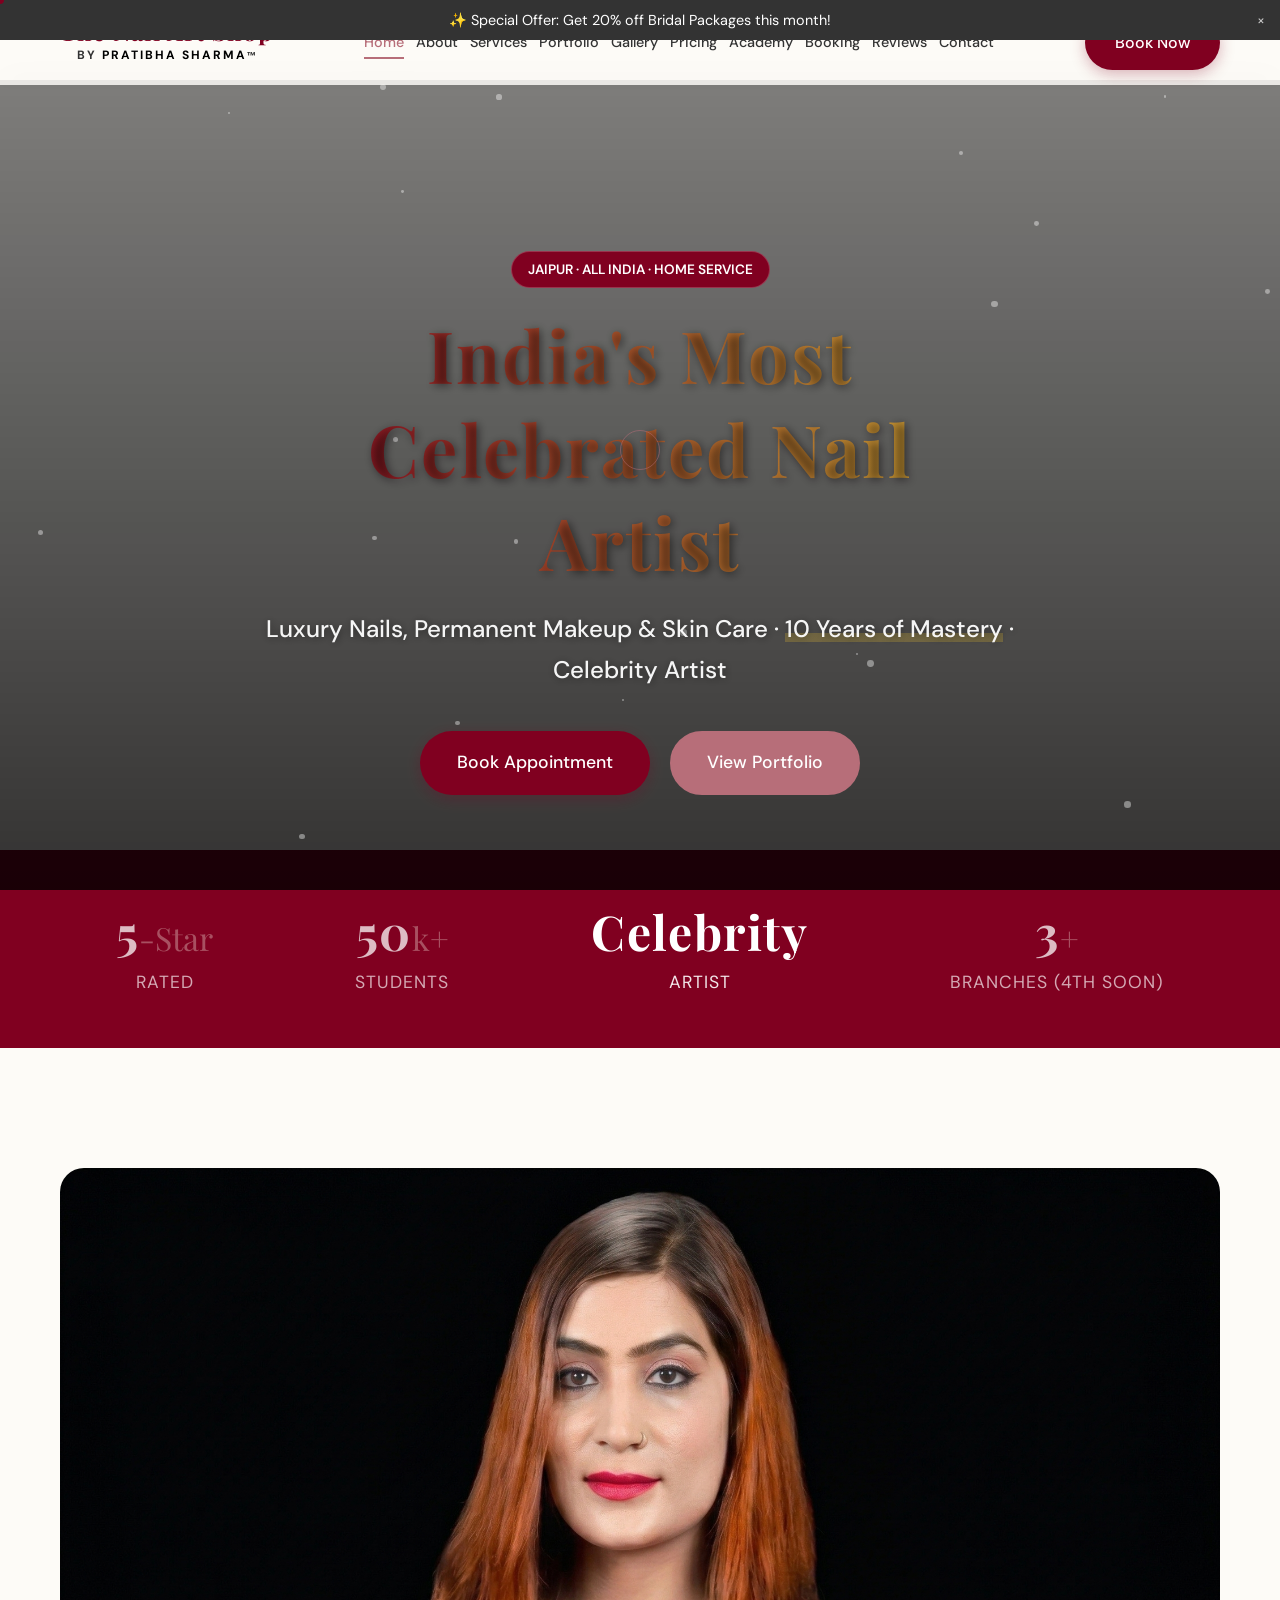
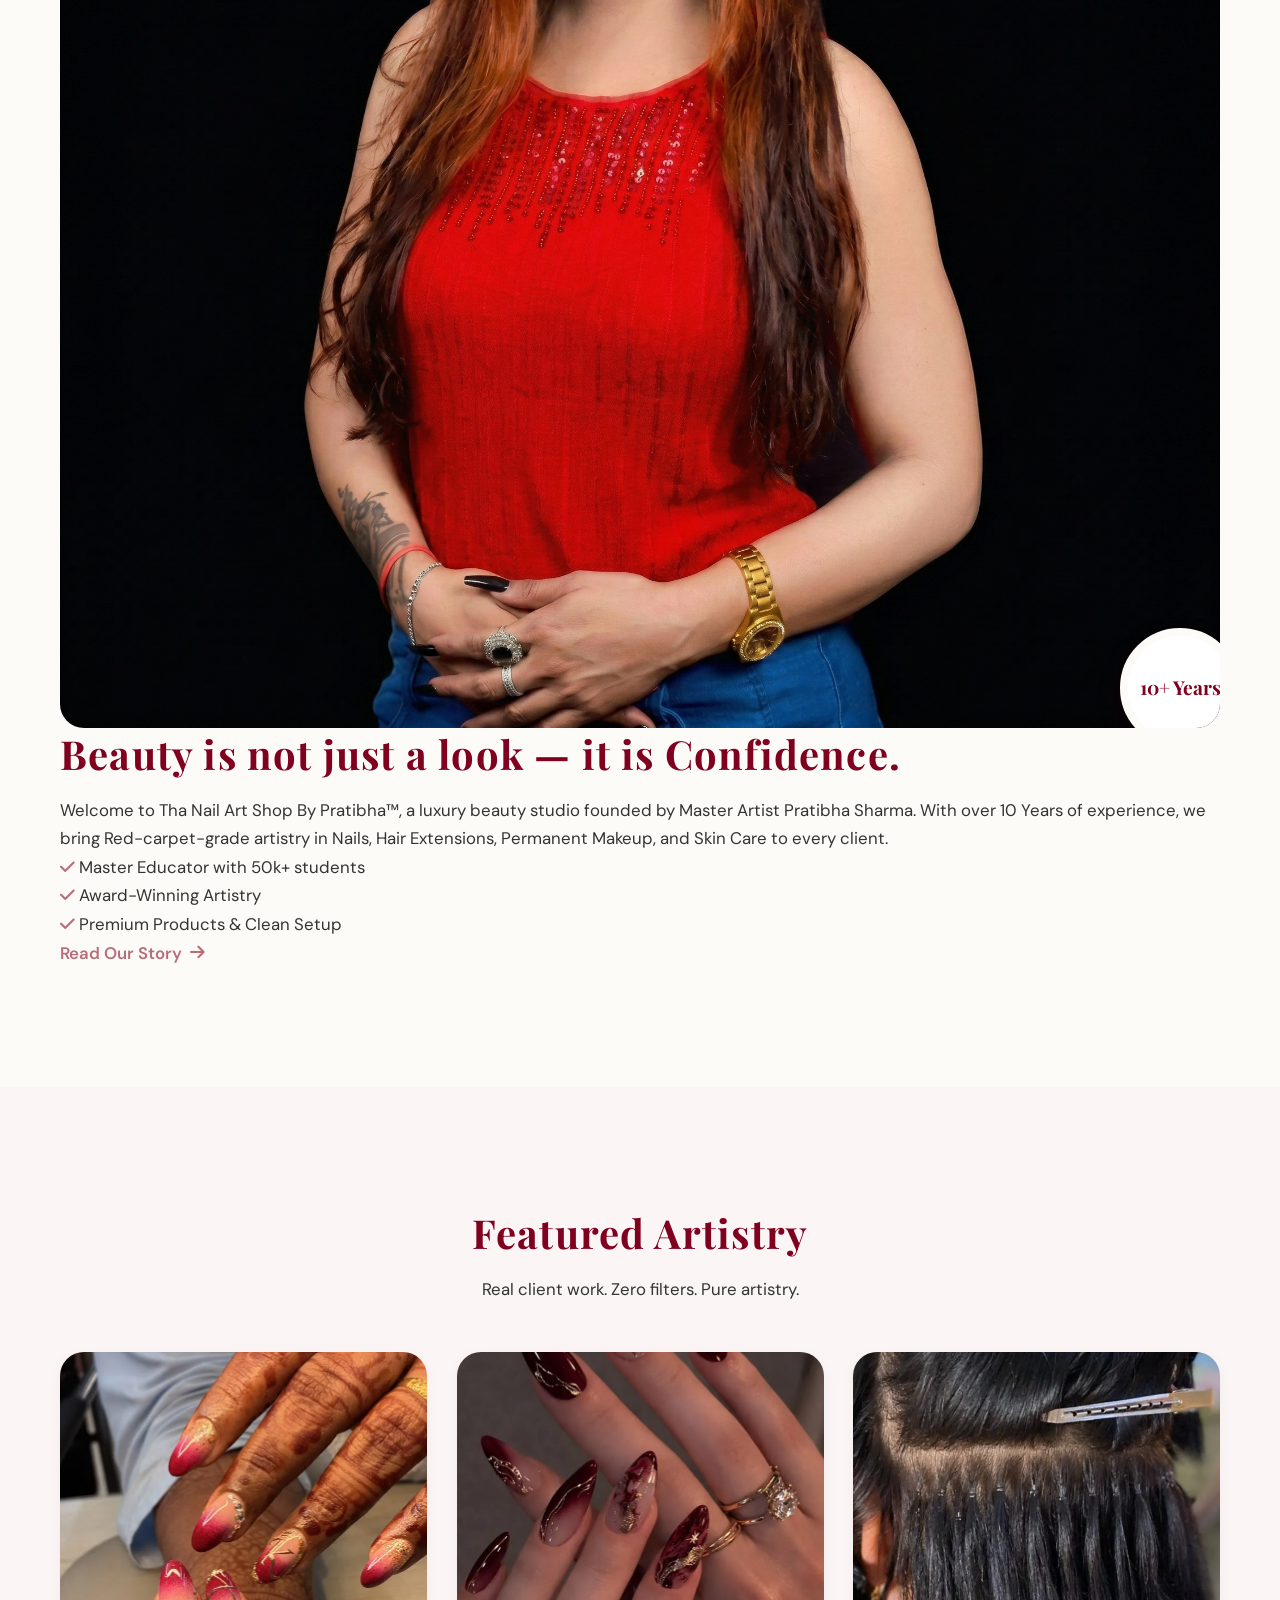
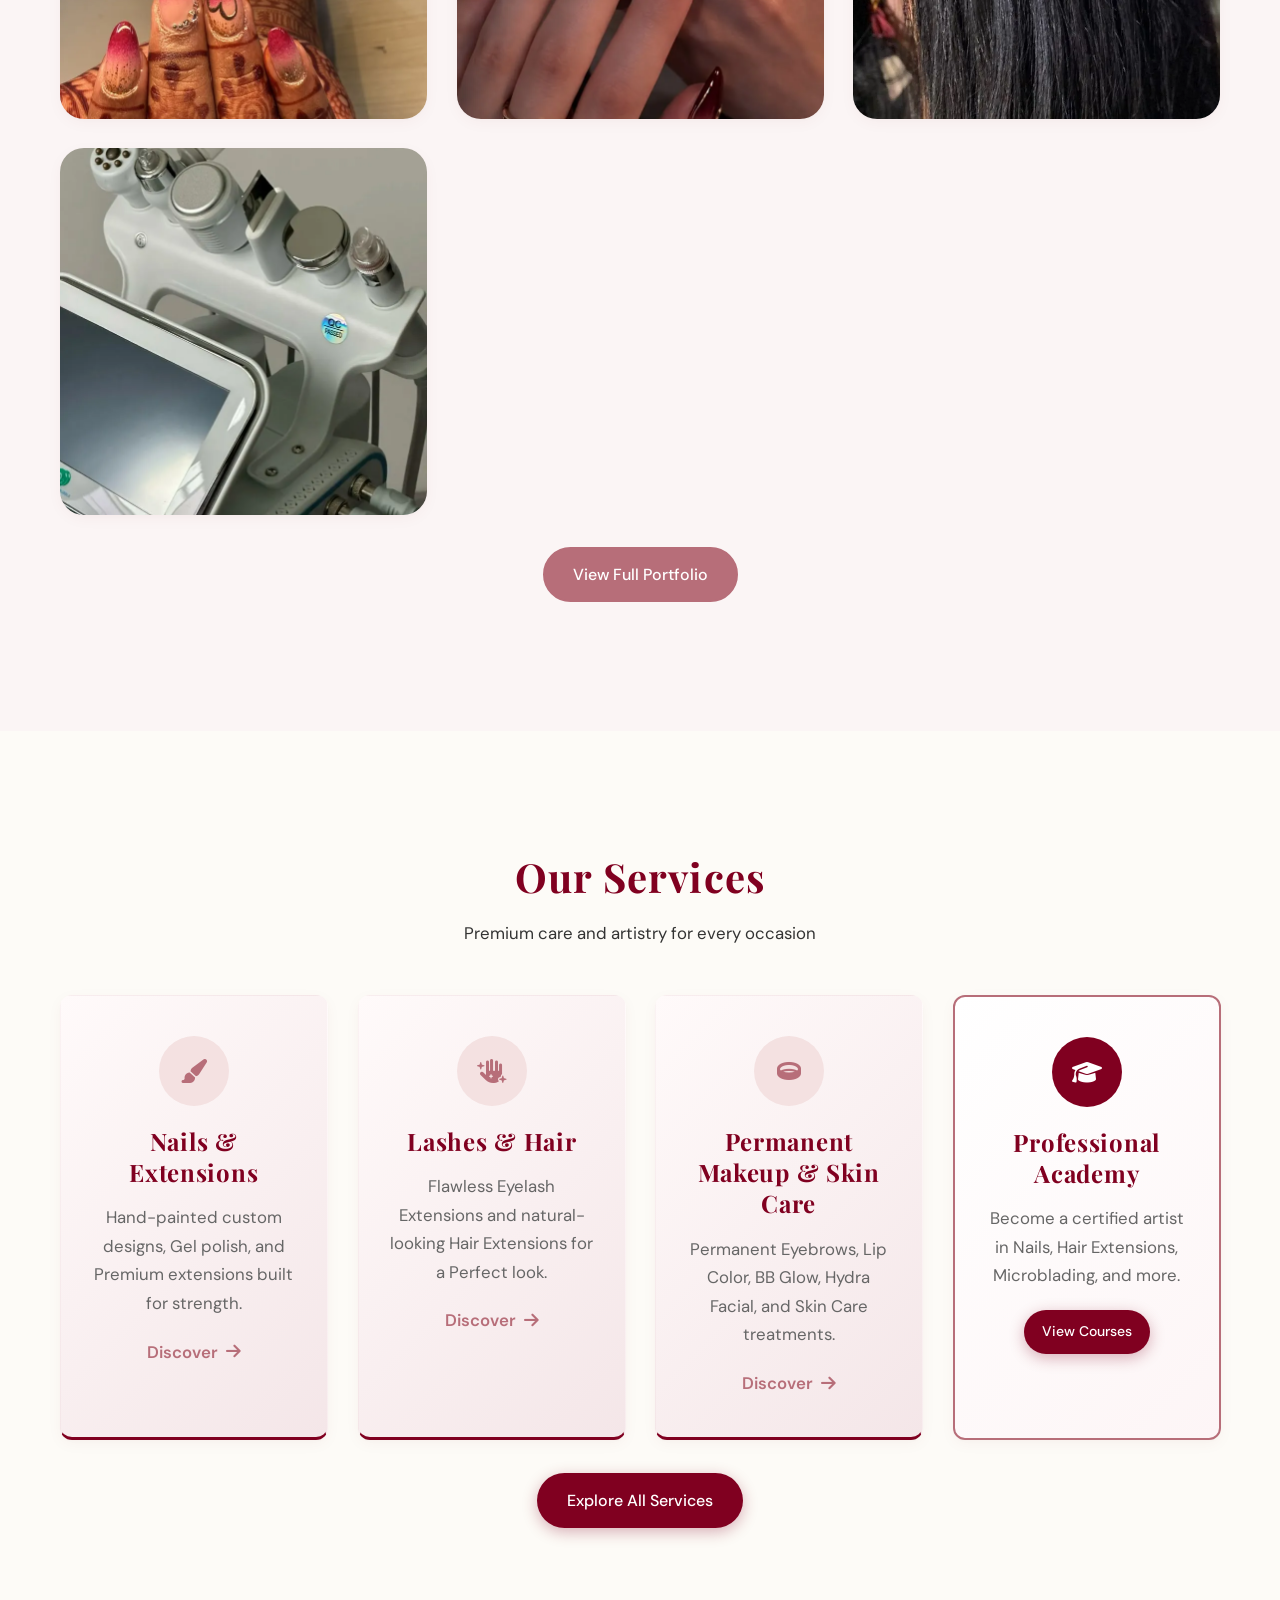
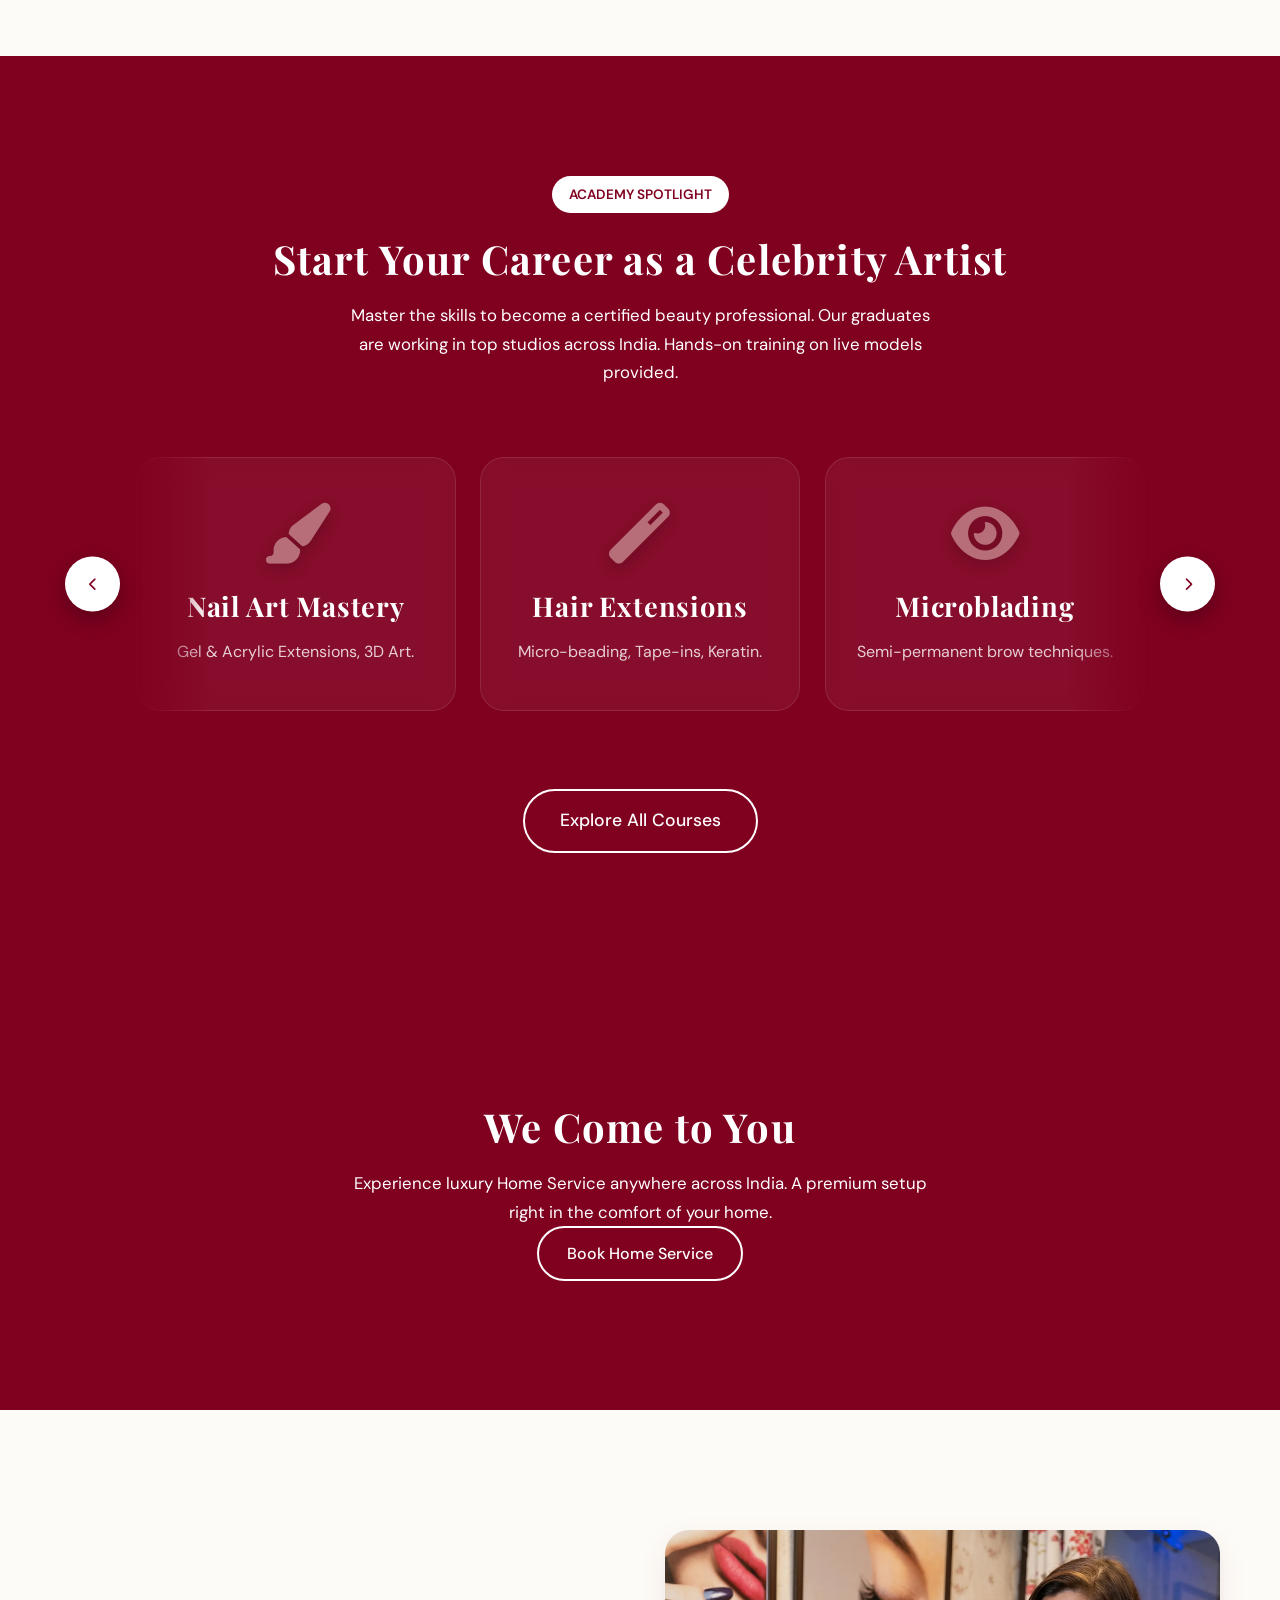
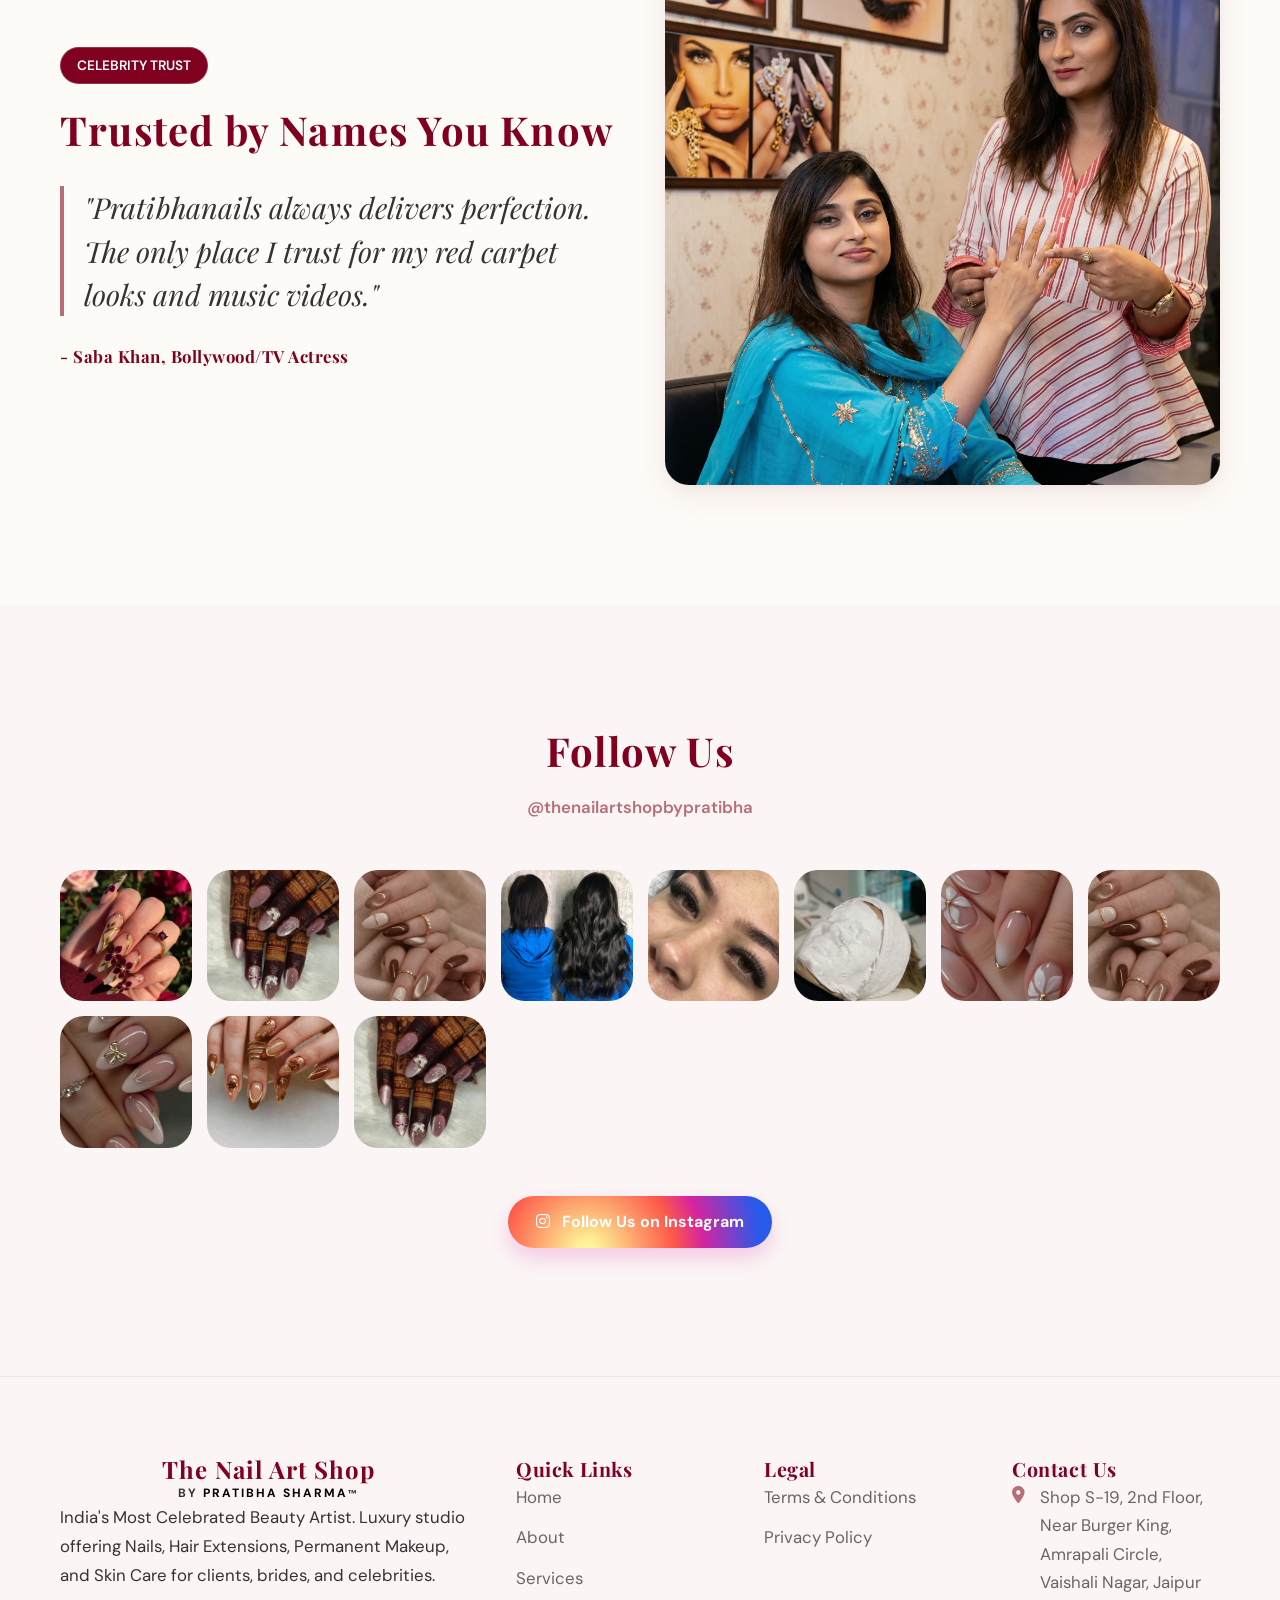
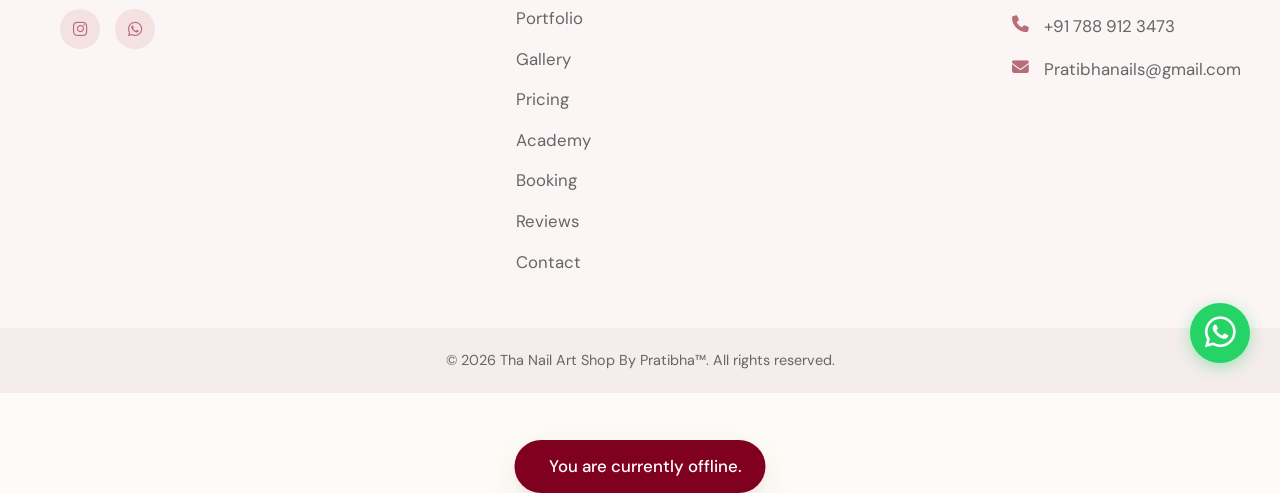
<file: index.html>
<!DOCTYPE html>
<html lang="en">
<head>
<!-- Google tag (gtag.js) -->
<script async src="https://www.googletagmanager.com/gtag/js?id=G-4FRKKSPNCN"></script>
<script>
  window.dataLayer = window.dataLayer || [];
  function gtag(){dataLayer.push(arguments);}
  gtag('js', new Date());

  gtag('config', 'G-4FRKKSPNCN');
</script>
    <meta charset="UTF-8">
    <meta name="viewport" content="width=device-width, initial-scale=1.0">
    <meta name="description" content="Luxury beauty studio in JaipurTha Nail Art Shop By Pratibha™. Offering premium Nails, Hair Extensions, Permanent Makeup, Hydra Facial, and Skin Care treatments.">
    <title>Home | Tha Nail Art Shop By Pratibha™</title>
    <link rel="preconnect" href="https://fonts.googleapis.com">
    <link rel="preconnect" href="https://fonts.gstatic.com" crossorigin>
    <link href="https://fonts.googleapis.com/css2?family=DM+Sans:opsz,wght@9..40,400;9..40,500;9..40,700&family=Playfair+Display:ital,wght@0,400;0,600;0,700;1,400&display=swap" rel="stylesheet">
    <link rel="stylesheet" href="https://cdnjs.cloudflare.com/ajax/libs/font-awesome/6.4.0/css/all.min.css">
    <link rel="icon" type="image/png" href="https://res.cloudinary.com/dz3ixer7i/image/upload/v1777385620/remove-photos-background-removed_vrqcuz.png">
    <link rel="preload" href="css/style.css" as="style">
    <link rel="stylesheet" href="css/style.css">

    <meta name="keywords" content="luxury nail art, Pratibha Sharma, The Nail Art Shop, Jaipur nail extensions, best nail artist India, bridal nails, home service nail art">
    <meta property="og:title" content="Tha Nail Art Shop By Pratibha™">
    <meta property="og:description" content="Luxury beauty studio in JaipurTha Nail Art Shop By Pratibha™. Offering premium Nails, Hair Extensions, Permanent Makeup, Hydra Facial, and Skin Care treatments.">
    <meta property="og:type" content="website">
    <meta property="og:url" content="https://pratibhanails.com/">
    <meta name="twitter:card" content="summary_large_image">
    <link rel="preconnect" href="https://res.cloudinary.com">
    <link rel="dns-prefetch" href="https://res.cloudinary.com">
    <link rel="preload" as="image" href="https://res.cloudinary.com/dz3ixer7i/image/upload/v1776184909/upscaled__16.jpeg_202604142207_1_ci8n72.webp">

<!-- SEO JSON-LD -->
<script type="application/ld+json">
{
  "@context": "https://schema.org",
  "@type": "BeautySalon",
  "name": "The Nail Art Shop By Pratibha Sharma",
  "image": "https://pratibhanails.com/images/logo.svg",
  "@id": "",
  "url": "https://pratibhanails.com",
  "telephone": "+917889123473",
  "address": {
    "@type": "PostalAddress",
    "addressLocality": "Jaipur",
    "addressRegion": "RJ",
    "addressCountry": "IN"
  },
  "geo": {
    "@type": "GeoCoordinates",
    "latitude": 26.9124,
    "longitude": 75.7873
  },
  "openingHoursSpecification": {
    "@type": "OpeningHoursSpecification",
    "dayOfWeek": [
      "Monday",
      "Tuesday",
      "Wednesday",
      "Thursday",
      "Friday",
      "Saturday",
      "Sunday"
    ],
    "opens": "10:00",
    "closes": "20:00"
  }
}
</script>
</head>
<body>
    
    <nav class="navbar" id="navbar">
        <div class="container nav-container">
            <a href="index.html" class="logo text-decoration-none" style="text-decoration: none;">
                <span class="logo-title">The Nail Art Shop</span>
                <span class="logo-subtitle">By <span style="color: black;">Pratibha Sharma</span><small>&trade;</small></span>
            </a>
            <div class="nav-links" id="navLinks">
                <a href="index.html">Home</a>
                <a href="about.html">About</a>
                <a href="services.html">Services</a>
                <a href="portfolio.html">Portfolio</a>
                <a href="gallery.html">Gallery</a>
                <a href="pricing.html">Pricing</a>
                <a href="academy.html">Academy</a>
                <a href="booking.html">Booking</a>
                <a href="reviews.html">Reviews</a>
                <a href="contact.html">Contact</a>
            </div>
            <div class="nav-actions">
                <a href="booking.html" class="btn btn-primary d-none-mobile">Book Now</a>
                <button class="mobile-menu-toggle" id="mobileMenuToggle" aria-label="Toggle menu">
                    <span></span><span></span><span></span>
                </button>
            </div>
        </div>
    </nav>

    <main>
        
            <section class="hero slide-up">
                <div class="hero-overlay"></div>
                <div class="container hero-content text-center">
                    <span class="badge fade-in">Jaipur · All India · Home Service</span>
                    <h1 class="hero-title fade-in delay-1 text-gradient">India's Most Celebrated Nail Artist</h1>
                    <p class="hero-subtitle fade-in delay-2">Luxury Nails, Permanent Makeup & Skin Care · <span class="highlight">10 Years of Mastery</span> · Celebrity Artist</p>
                    <div class="hero-actions fade-in delay-3">
                        <a href="https://wa.me/917889123473?text=Hi%2C%20I%20would%20like%20to%20book%20an%20appointment" class="btn btn-primary btn-large">Book Appointment</a>
                        <a href="portfolio.html" class="btn btn-outline btn-large">View Portfolio</a>
                    </div>
                </div>
            </section>
            
            <section class="stats-strip">
                <div class="container stats-container">
                    <div class="stat-item counter-box">
                        <h3 class="counter" data-target="5">0</h3><span>-Star</span>
                        <p>Rated</p>
                    </div>
                    <div class="stat-item counter-box">
                        <h3 class="counter" data-target="50">0</h3><span>k+</span>
                        <p>Students</p>
                    </div>
                    <div class="stat-item counter-box">
                        <h3>Celebrity</h3>
                        <p>Artist</p>
                    </div>
                    <div class="stat-item counter-box">
                        <h3 class="counter" data-target="3">0</h3><span>+</span>
                        <p>Branches (4th Soon)</p>
                    </div>
                </div>
            </section>

            <section class="intro section">
                <div class="container intro-container">
                    <div class="intro-image img-hover">
                        <img width="600" height="600" src="images/about_pratibha_sharma.webp" alt="Pratibha Sharma" loading="lazy" decoding="async">
                        <div class="floating-badge">10+ Years</div>
                    </div>
                    <div class="intro-text">
                        <h2 class="section-title">Beauty is not just a look — it is Confidence.</h2>
                        <p>Welcome to Tha Nail Art Shop By Pratibha™, a luxury beauty studio founded by Master Artist Pratibha Sharma. With over 10 Years of experience, we bring Red-carpet-grade artistry in Nails, Hair Extensions, Permanent Makeup, and Skin Care to every client.</p>
                        <ul class="features-list">
                            <li><i class="fas fa-check text-primary"></i> Master Educator with 50k+ students</li>
                            <li><i class="fas fa-check text-primary"></i> Award-Winning Artistry</li>
                            <li><i class="fas fa-check text-primary"></i> Premium Products & Clean Setup</li>
                        </ul>
                        <a href="about.html" class="link-btn">Read Our Story <i class="fas fa-arrow-right"></i></a>
                    </div>
                </div>
            </section>

            <section id="portfolio" class="portfolio-preview section bg-soft">
                <div class="container">
                    <div class="section-header text-center">
                        <h2 class="section-title">Featured Artistry</h2>
                        <p>Real client work. Zero filters. Pure artistry.</p>
                    </div>
                    <div class="grid gallery-grid">
                        <div class="gallery-item img-hover">
                            <img width="600" height="600" data-src="images/bridal nails/Bridal-nail_(2).webp" alt="Bridal Magic" loading="lazy" decoding="async">
                            <div class="gallery-overlay"><span>Bridal Magic</span></div>
                        </div>
                        <div class="gallery-item img-hover">
                            <img width="600" height="600" data-src="images/luxry nails/Luxury-Nail_(2).webp" alt="Luxury Extensions" loading="lazy" decoding="async">
                            <div class="gallery-overlay"><span>Luxury Extensions</span></div>
                        </div>
                        <div class="gallery-item img-hover">
                            <img width="600" height="600" data-src="images/hair extension/Hair-Extension-Images_(2).webp" alt="Hair Extensions" loading="lazy" decoding="async">
                            <div class="gallery-overlay"><span>Hair Extensions</span></div>
                        </div>
                        <div class="gallery-item img-hover">
                            <img width="600" height="600" data-src="images/Hydra facial images - Copy/Hydra-facial-images_(2).webp" alt="Derma Treatments" loading="lazy" decoding="async">
                            <div class="gallery-overlay"><span>Derma Treatments</span></div>
                        </div>
                    </div>
                    <div class="text-center mt-4">
                        <a href="portfolio.html" class="btn btn-outline">View Full Portfolio</a>
                    </div>
                </div>
            </section>

            <section class="home-services section">
                <div class="container">
                    <div class="section-header text-center">
                        <h2 class="section-title">Our Services</h2>
                        <p>Premium care and artistry for every occasion</p>
                    </div>
                    <div class="grid services-grid">
                        <div class="service-card card-hover">
                            <div class="service-icon"><i class="fas fa-paint-brush"></i></div>
                            <h3>Nails & Extensions</h3>
                            <p>Hand-painted custom designs, Gel polish, and Premium extensions built for strength.</p>
                            <a href="services.html" class="link-btn small text-primary">Discover <i class="fas fa-arrow-right"></i></a>
                        </div>
                        <div class="service-card card-hover">
                            <div class="service-icon"><i class="fas fa-hand-sparkles"></i></div>
                            <h3>Lashes & Hair</h3>
                            <p>Flawless Eyelash Extensions and natural-looking Hair Extensions for a Perfect look.</p>
                            <a href="services.html" class="link-btn small text-primary">Discover <i class="fas fa-arrow-right"></i></a>
                        </div>
                        <div class="service-card card-hover">
                            <div class="service-icon"><i class="fas fa-ring"></i></div>
                            <h3>Permanent Makeup & Skin Care</h3>
                            <p>Permanent Eyebrows, Lip Color, BB Glow, Hydra Facial, and Skin Care treatments.</p>
                            <a href="services.html" class="link-btn small text-primary">Discover <i class="fas fa-arrow-right"></i></a>
                        </div>
                        <div class="service-card card-hover" style="border: 2px solid var(--primary); background: linear-gradient(135deg, #fff, #fdf5f6);">
                            <div class="service-icon" style="background: var(--burgundy); color: white;"><i class="fas fa-graduation-cap"></i></div>
                            <h3>Professional Academy</h3>
                            <p>Become a certified artist in Nails, Hair Extensions, Microblading, and more.</p>
                            <a href="academy.html" class="btn btn-primary btn-small">View Courses</a>
                        </div>
                    </div>
                    <div class="text-center mt-4">
                        <a href="services.html" class="btn btn-primary">Explore All Services</a>
                    </div>
                </div>
            </section>

            <section class="academy-spotlight section bg-burgundy text-white">
                <div class="container text-center">
                    <div class="badge mb-2" style="background: white; color: var(--burgundy);">Academy Spotlight</div>
                    <h2 class="section-title text-white">Start Your Career as a Celebrity Artist</h2>
                    <p class="mb-4 max-w-md mx-auto">Master the skills to become a certified beauty professional. Our graduates are working in top studios across India. Hands-on training on live models provided.</p>
                    
                    <div class="academy-carousel-wrapper">
                        <button class="carousel-nav prev" id="academyPrev" aria-label="Previous"><i class="fas fa-chevron-left"></i></button>
                        <div class="academy-carousel" id="academyCarousel">
                            <div class="academy-card">
                                <i class="fas fa-paint-brush mb-2"></i>
                                <h3>Nail Art Mastery</h3>
                                <p>Gel & Acrylic Extensions, 3D Art.</p>
                            </div>
                            <div class="academy-card">
                                <i class="fas fa-magic mb-2"></i>
                                <h3>Hair Extensions</h3>
                                <p>Micro-beading, Tape-ins, Keratin.</p>
                            </div>
                            <div class="academy-card">
                                <i class="fas fa-eye mb-2"></i>
                                <h3>Microblading</h3>
                                <p>Semi-permanent brow techniques.</p>
                            </div>
                            <div class="academy-card">
                                <i class="fas fa-spa mb-2"></i>
                                <h3>Skin Care & PMU</h3>
                                <p>Hydra Facial, BB Glow, Lip Blush.</p>
                            </div>
                        </div>
                        <button class="carousel-nav next" id="academyNext" aria-label="Next"><i class="fas fa-chevron-right"></i></button>
                    </div>

                    <div class="mt-5">
                        <a href="academy.html" class="btn btn-outline-light btn-large">Explore All Courses</a>
                    </div>
                </div>
            </section>

            <section class="banner section bg-burgundy text-white text-center">
                <div class="container">
                    <h2 class="section-title text-white">We Come to You</h2>
                    <p class="mb-3 max-w-md mx-auto">Experience luxury Home Service anywhere across India. A premium setup right in the comfort of your home.</p>
                    <a href="https://wa.me/917889123473?text=Hi%2C%20I%20would%20like%20to%20book%20a%20home%20service" class="btn btn-outline-light" target="_blank">Book Home Service</a>
                </div>
            </section>
            
            <section class="celebrity section">
                <div class="container celebrity-container">
                    <div class="celebrity-text">
                        <span class="badge mb-1">Celebrity Trust</span>
                        <h2 class="section-title">Trusted by Names You Know</h2>
                        <blockquote class="testimonial-large">
                            "Pratibhanails always delivers perfection. The only place I trust for my red carpet looks and music videos."
                        </blockquote>
                        <h4 class="testimonial-author">- Saba Khan, Bollywood/TV Actress</h4>
                    </div>
                    <div class="celebrity-image img-hover">
                        <img width="600" height="600" src="images/cleb/Celebrity_(1).webp" alt="Celebrity" loading="lazy" decoding="async">
                    </div>
                </div>
            </section>
            
            <section class="instagram-feed section bg-soft">
                <div class="container">
                    <div class="section-header text-center">
                        <h2 class="section-title">Follow Us</h2>
                        <a href="https://instagram.com/thenailartshopbypratibha" target="_blank" class="link-btn text-primary">@thenailartshopbypratibha</a>
                    </div>
                    <div class="grid instagram-grid mt-3">
                        <div class="insta-item img-hover"><img width="600" height="600" data-src="images/luxry nails/Luxury-Nail_(1).webp" alt="Instagram Feed" loading="lazy" decoding="async"></div>
                        <div class="insta-item img-hover"><img width="600" height="600" data-src="images/bridal nails/Bridal-nail_(1).webp" alt="Instagram Feed" loading="lazy" decoding="async"></div>
                        <div class="insta-item img-hover"><img width="600" height="600" data-src="images/3D nails/3D-Nails_(1).webp" alt="Instagram Feed" loading="lazy" decoding="async"></div>
                        <div class="insta-item img-hover"><img width="600" height="600" data-src="images/hair extension/Hair-Extension-Images_(1).webp" alt="Instagram Feed" loading="lazy" decoding="async"></div>
                        <div class="insta-item img-hover"><img width="600" height="600" data-src="images/Eyelashes images by Pinterest - Copy/Eyelashes-images_(1).webp" alt="Instagram Feed" loading="lazy" decoding="async"></div>
                        <div class="insta-item img-hover"><img width="600" height="600" data-src="images/Hydra facial images - Copy/Hydra-facial-images_(1).webp" alt="Instagram Feed" loading="lazy" decoding="async"></div>
                        <div class="insta-item img-hover"><img width="600" height="600" data-src="images/luxry nails/Luxury-Nail_(6).webp" alt="Insta 2" loading="lazy" decoding="async"></div>
                        <div class="insta-item img-hover"><img width="600" height="600" data-src="images/luxry nails/Luxury-Nail_(7).webp" alt="Insta 3" loading="lazy" decoding="async"></div>
                        <div class="insta-item img-hover"><img width="600" height="600" data-src="images/luxry nails/Luxury-Nail_(8).webp" alt="Insta 4" loading="lazy" decoding="async"></div>
                        <div class="insta-item img-hover"><img width="600" height="600" data-src="images/luxry nails/Luxury-Nail_(9).webp" alt="Insta 5" loading="lazy" decoding="async"></div>
                        <div class="insta-item img-hover"><img width="600" height="600" data-src="images/bridal nails/Bridal-nail_(1).webp" alt="Insta 6" loading="lazy" decoding="async"></div>
                    </div>
                    <div class="text-center mt-5">
                        <a href="https://instagram.com/thenailartshopbypratibha" target="_blank" class="btn btn-instagram">
                            <i class="fab fa-instagram mr-2"></i> Follow Us on Instagram
                        </a>
                        <script>
                            // Fallback for browsers that don't support deep links
                            document.querySelector('.btn-instagram').addEventListener('click', function(e) {
                                e.preventDefault();
                                var userAgent = navigator.userAgent || navigator.vendor || window.opera;
                                var isMobile = /android|iphone|ipad|ipod/i.test(userAgent);
                                
                                if (isMobile) {
                                    window.location.href = "instagram://user?username=thenailartshopbypratibha";
                                    setTimeout(function() {
                                        window.location.href = "https://instagram.com/thenailartshopbypratibha";
                                    }, 500);
                                } else {
                                    window.open("https://instagram.com/thenailartshopbypratibha", "_blank");
                                }
                            });
                        </script>
                    </div>
                </div>
            </section>
        
    </main>
    
    <footer class="footer">
        <div class="container footer-container">
            <div class="footer-col brand-col">
                <div class="logo">
                    <span class="logo-title">The Nail Art Shop</span>
                    <span class="logo-subtitle">By <span style="color: black;">Pratibha Sharma</span><small>&trade;</small></span>
                </div>
                <p>India's Most Celebrated Beauty Artist. Luxury studio offering Nails, Hair Extensions, Permanent Makeup, and Skin Care for clients, brides, and celebrities.</p>
                <div class="social-links">
                    <a href="https://instagram.com/thenailartshopbypratibha" target="_blank" aria-label="Instagram"><i class="fab fa-instagram"></i></a>
                    <a href="https://wa.me/917889123473" target="_blank" aria-label="WhatsApp"><i class="fab fa-whatsapp"></i></a>
                </div>
            </div>
            <div class="footer-col">
                <h3>Quick Links</h3>
                <ul class="footer-links">
                    <li><a href="index.html">Home</a></li>
                    <li><a href="about.html">About</a></li>
                    <li><a href="services.html">Services</a></li>
                    <li><a href="portfolio.html">Portfolio</a></li>
                    <li><a href="gallery.html">Gallery</a></li>
                    <li><a href="pricing.html">Pricing</a></li>
                    <li><a href="academy.html">Academy</a></li>
                    <li><a href="booking.html">Booking</a></li>
                    <li><a href="reviews.html">Reviews</a></li>
                    <li><a href="contact.html">Contact</a></li>
                </ul>
            </div>
            <div class="footer-col">
                <h3>Legal</h3>
                <ul class="footer-links">
                    <li><a href="terms.html">Terms & Conditions</a></li>
                    <li><a href="privacy.html">Privacy Policy</a></li>
                </ul>
            </div>
            <div class="footer-col">
                <h3>Contact Us</h3>
                <ul class="contact-info">
                    <li><i class="fas fa-map-marker-alt"></i> <span>Shop S-19, 2nd Floor, Near Burger King, Amrapali Circle, Vaishali Nagar, Jaipur</span></li>
                    <li><i class="fas fa-phone"></i> <span>+91 788 912 3473</span></li>
                    <li><i class="fas fa-envelope"></i> <span>Pratibhanails@gmail.com</span></li>
                </ul>
            </div>
        </div>
        <div class="footer-bottom">
            <div class="container">
                <p>&copy; 2026 Tha Nail Art Shop By Pratibha™. All rights reserved.</p>
            </div>
        </div>
    </footer>
    <a href="https://wa.me/917889123473?text=Hi%2C%20I%20would%20like%20to%20book%20an%20appointment" class="floating-whatsapp" target="_blank" aria-label="Book on WhatsApp">
        <i class="fab fa-whatsapp"></i>
    </a>
    <script src="js/main.js" defer></script>

</body>
</html>
</file>
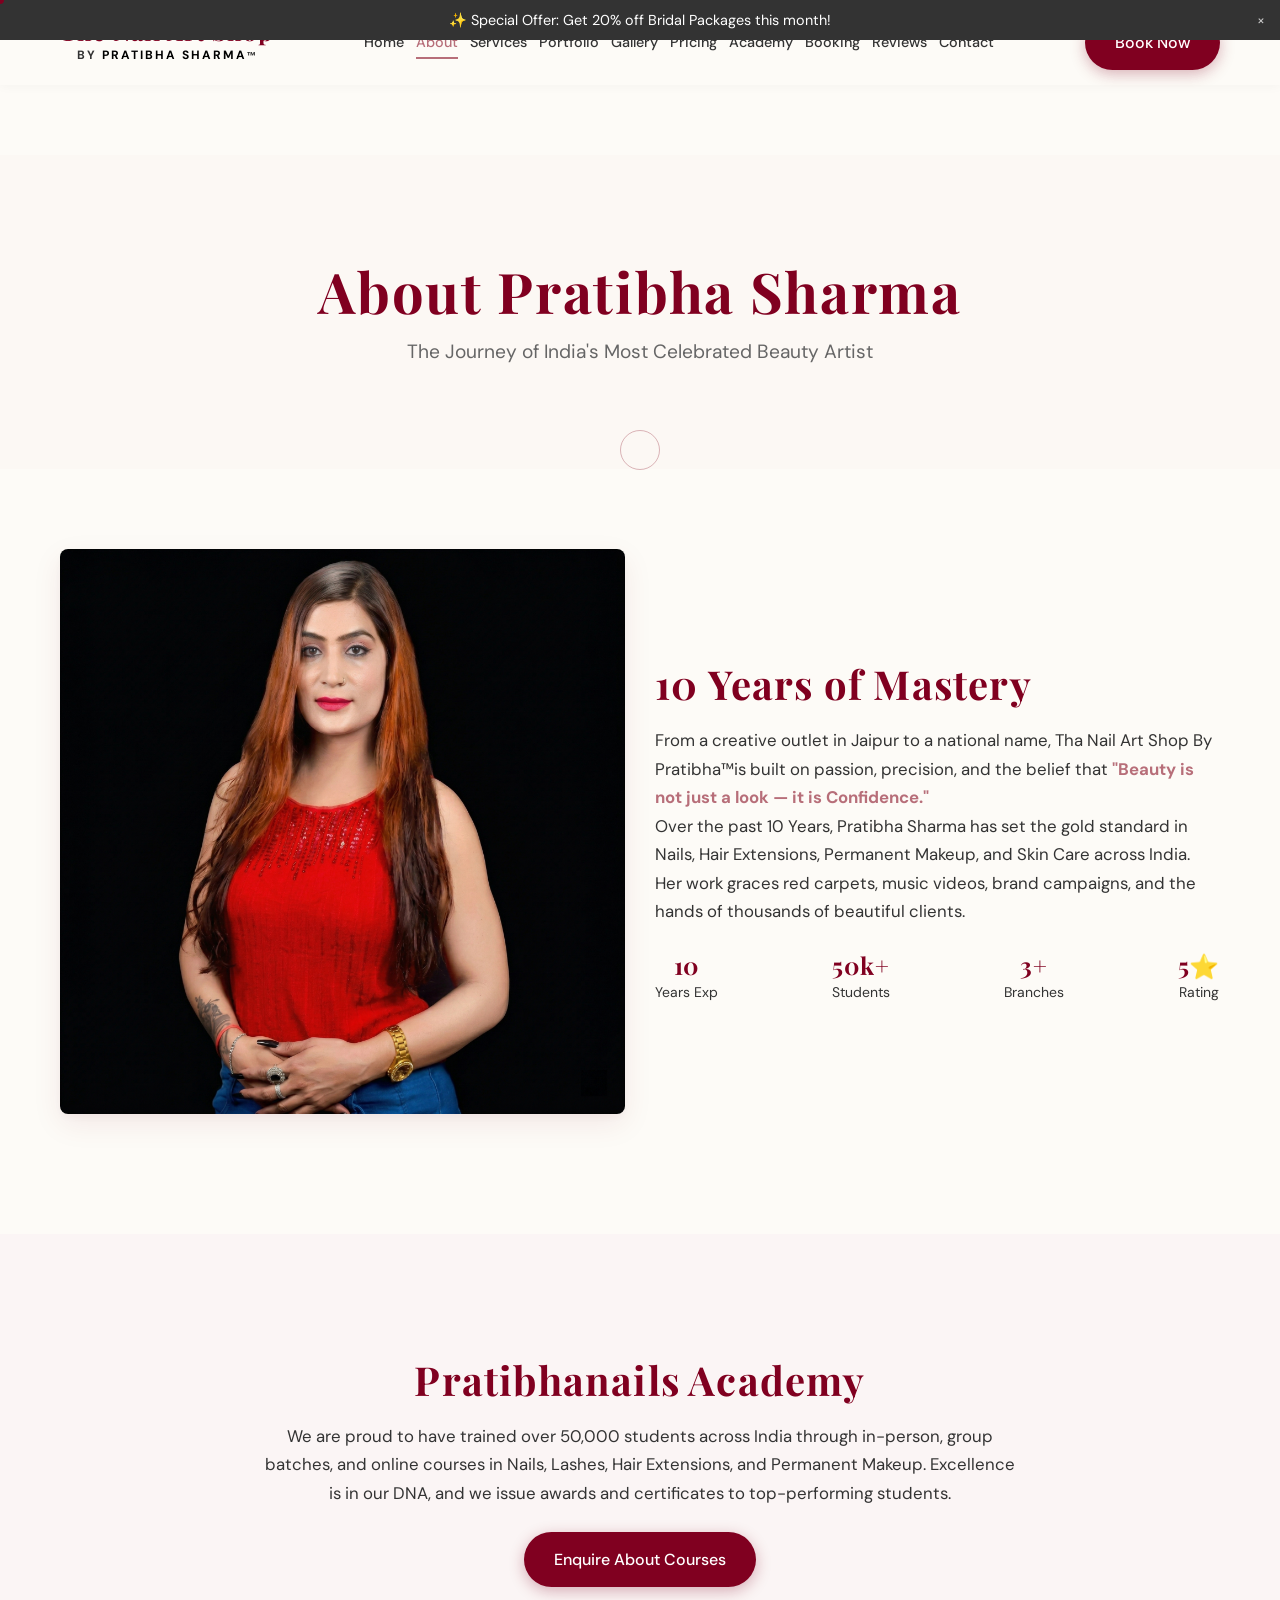
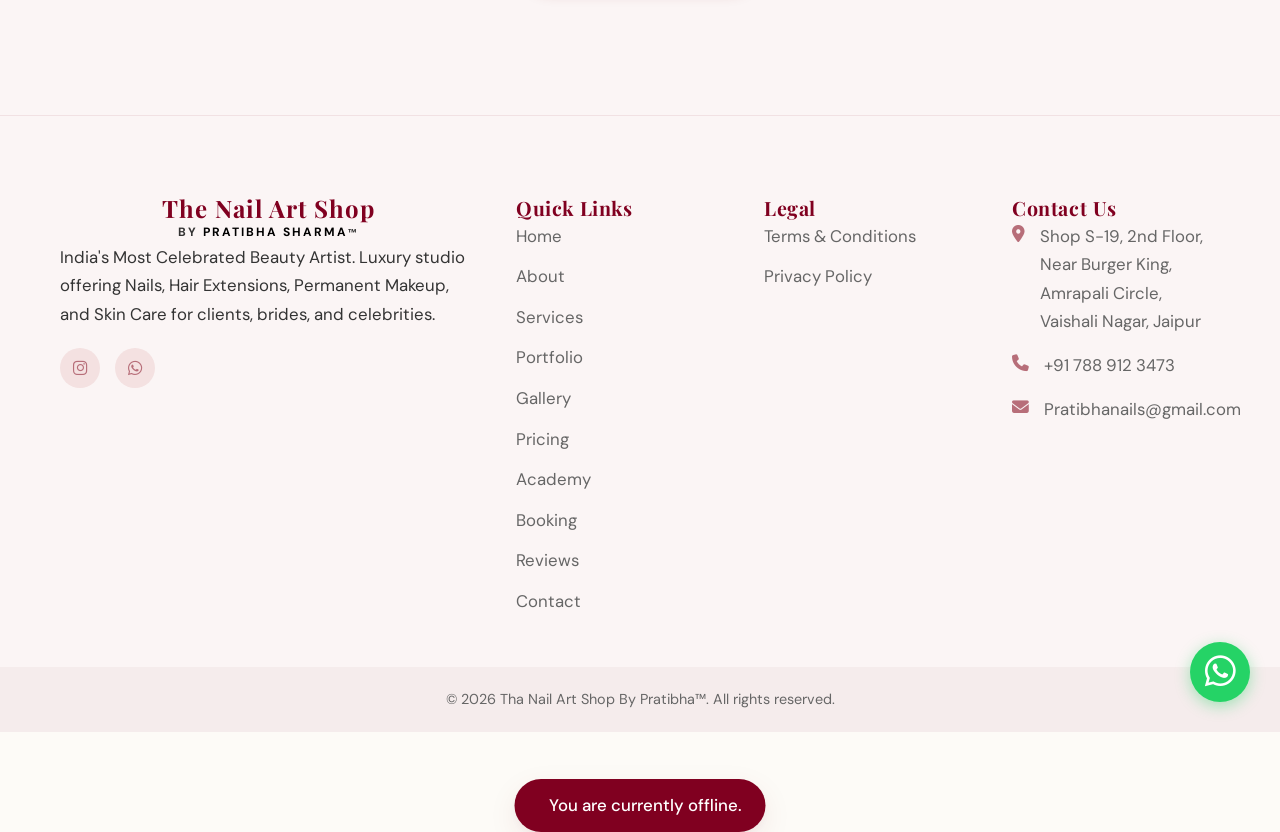
<file: about.html>
<!DOCTYPE html>
<html lang="en">
<head>
<!-- Google tag (gtag.js) -->
<script async src="https://www.googletagmanager.com/gtag/js?id=G-4FRKKSPNCN"></script>
<script>
  window.dataLayer = window.dataLayer || [];
  function gtag(){dataLayer.push(arguments);}
  gtag('js', new Date());

  gtag('config', 'G-4FRKKSPNCN');
</script>
    <meta charset="UTF-8">
    <meta name="viewport" content="width=device-width, initial-scale=1.0">
    <meta name="description" content="Luxury beauty studio in JaipurTha Nail Art Shop By Pratibha™. Offering premium Nails, Hair Extensions, Permanent Makeup, Hydra Facial, and Skin Care treatments.">
    <title>About | Tha Nail Art Shop By Pratibha™</title>
    <link rel="icon" type="image/png" href="https://res.cloudinary.com/dz3ixer7i/image/upload/v1777385620/remove-photos-background-removed_vrqcuz.png">
    <link rel="preconnect" href="https://fonts.googleapis.com">
    <link rel="preconnect" href="https://fonts.gstatic.com" crossorigin>
    <link href="https://fonts.googleapis.com/css2?family=DM+Sans:opsz,wght@9..40,400;9..40,500;9..40,700&family=Playfair+Display:ital,wght@0,400;0,600;0,700;1,400&display=swap" rel="stylesheet">
    <link rel="stylesheet" href="https://cdnjs.cloudflare.com/ajax/libs/font-awesome/6.4.0/css/all.min.css">
    <link rel="preload" href="css/style.css" as="style">
    <link rel="stylesheet" href="css/style.css">

    <meta name="keywords" content="luxury nail art, Pratibha Sharma, The Nail Art Shop, Jaipur nail extensions, best nail artist India, bridal nails, home service nail art">
    <meta property="og:title" content="Tha Nail Art Shop By Pratibha™">
    <meta property="og:description" content="Luxury beauty studio in JaipurTha Nail Art Shop By Pratibha™. Offering premium Nails, Hair Extensions, Permanent Makeup, Hydra Facial, and Skin Care treatments.">
    <meta property="og:type" content="website">
    <meta property="og:url" content="https://pratibhanails.com/">
    <meta name="twitter:card" content="summary_large_image">
    <link rel="preconnect" href="https://res.cloudinary.com">
    <link rel="dns-prefetch" href="https://res.cloudinary.com">

<!-- SEO JSON-LD -->
<script type="application/ld+json">
{
  "@context": "https://schema.org",
  "@type": "BeautySalon",
  "name": "The Nail Art Shop By Pratibha Sharma",
  "image": "https://pratibhanails.com/images/logo.svg",
  "@id": "",
  "url": "https://pratibhanails.com",
  "telephone": "+917889123473",
  "address": {
    "@type": "PostalAddress",
    "addressLocality": "Jaipur",
    "addressRegion": "RJ",
    "addressCountry": "IN"
  },
  "geo": {
    "@type": "GeoCoordinates",
    "latitude": 26.9124,
    "longitude": 75.7873
  },
  "openingHoursSpecification": {
    "@type": "OpeningHoursSpecification",
    "dayOfWeek": [
      "Monday",
      "Tuesday",
      "Wednesday",
      "Thursday",
      "Friday",
      "Saturday",
      "Sunday"
    ],
    "opens": "10:00",
    "closes": "20:00"
  }
}
</script>
</head>
<body>
    
    <nav class="navbar" id="navbar">
        <div class="container nav-container">
            <a href="index.html" class="logo text-decoration-none" style="text-decoration: none;">
                <span class="logo-title">The Nail Art Shop</span>
                <span class="logo-subtitle">By <span style="color: black;">Pratibha Sharma</span><small>&trade;</small></span>
            </a>
            <div class="nav-links" id="navLinks">
                <a href="index.html">Home</a>
                <a href="about.html">About</a>
                <a href="services.html">Services</a>
                <a href="portfolio.html">Portfolio</a>
                <a href="gallery.html">Gallery</a>
                <a href="pricing.html">Pricing</a>
                <a href="academy.html">Academy</a>
                <a href="booking.html">Booking</a>
                <a href="reviews.html">Reviews</a>
                <a href="contact.html">Contact</a>
            </div>
            <div class="nav-actions">
                <a href="booking.html" class="btn btn-primary d-none-mobile">Book Now</a>
                <button class="mobile-menu-toggle" id="mobileMenuToggle" aria-label="Toggle menu">
                    <span></span><span></span><span></span>
                </button>
            </div>
        </div>
    </nav>

    <main>
        
            <section class="page-header slide-up">
                <div class="container text-center">
                    <h1 class="page-title fade-in">About Pratibha Sharma</h1>
                    <p class="page-subtitle fade-in delay-1">The Journey of India's Most Celebrated Beauty Artist</p>
                </div>
            </section>
            <section class="section about-story">
                <div class="container flex-row">
                    <div class="col-half fade-in slide-right">
                        <img width="600" height="600" src="images/about_pratibha_sharma.webp" alt="Pratibha Sharma" class="rounded shadow w-100 img-hover" loading="lazy" decoding="async">
                    </div>
                    <div class="col-half fade-in slide-left">
                        <h2 class="section-title">10 Years of Mastery</h2>
                        <p>From a creative outlet in Jaipur to a national name, Tha Nail Art Shop By Pratibha™is built on passion, precision, and the belief that <strong class="text-primary">"Beauty is not just a look — it is Confidence."</strong></p>
                        <p>Over the past 10 Years, Pratibha Sharma has set the gold standard in Nails, Hair Extensions, Permanent Makeup, and Skin Care across India. Her work graces red carpets, music videos, brand campaigns, and the hands of thousands of beautiful clients.</p>
                        <div class="stats-grid mt-3 flex-row gap-20">
                            <div class="stat text-center">
                                <h4 class="text-burgundy text-xl">10</h4><p class="text-sm">Years Exp</p>
                            </div>
                            <div class="stat text-center">
                                <h4 class="text-burgundy text-xl">50k+</h4><p class="text-sm">Students</p>
                            </div>
                            <div class="stat text-center">
                                <h4 class="text-burgundy text-xl">3+</h4><p class="text-sm">Branches</p>
                            </div>
                            <div class="stat text-center">
                                <h4 class="text-burgundy text-xl">5⭐</h4><p class="text-sm">Rating</p>
                            </div>
                        </div>
                    </div>
                </div>
            </section>
            <section class="section bg-soft text-center">
                <div class="container max-w-lg">
                    <h2 class="section-title">Pratibhanails Academy</h2>
                    <p class="mb-3">We are proud to have trained over 50,000 students across India through in-person, group batches, and online courses in Nails, Lashes, Hair Extensions, and Permanent Makeup. Excellence is in our DNA, and we issue awards and certificates to top-performing students.</p>
                    <a href="academy.html" class="btn btn-primary">Enquire About Courses</a>
                </div>
            </section>
        
    </main>
    
    <footer class="footer">
        <div class="container footer-container">
            <div class="footer-col brand-col">
                <div class="logo">
                    <span class="logo-title">The Nail Art Shop</span>
                    <span class="logo-subtitle">By <span style="color: black;">Pratibha Sharma</span><small>&trade;</small></span>
                </div>
                <p>India's Most Celebrated Beauty Artist. Luxury studio offering Nails, Hair Extensions, Permanent Makeup, and Skin Care for clients, brides, and celebrities.</p>
                <div class="social-links">
                    <a href="https://instagram.com/pratibhanails" target="_blank" aria-label="Instagram"><i class="fab fa-instagram"></i></a>
                    <a href="https://wa.me/917889123473" target="_blank" aria-label="WhatsApp"><i class="fab fa-whatsapp"></i></a>
                </div>
            </div>
            <div class="footer-col">
                <h3>Quick Links</h3>
                <ul class="footer-links">
                    <li><a href="index.html">Home</a></li>
                    <li><a href="about.html">About</a></li>
                    <li><a href="services.html">Services</a></li>
                    <li><a href="portfolio.html">Portfolio</a></li>
                    <li><a href="gallery.html">Gallery</a></li>
                    <li><a href="pricing.html">Pricing</a></li>
                    <li><a href="academy.html">Academy</a></li>
                    <li><a href="booking.html">Booking</a></li>
                    <li><a href="reviews.html">Reviews</a></li>
                    <li><a href="contact.html">Contact</a></li>
                </ul>
            </div>
            <div class="footer-col">
                <h3>Legal</h3>
                <ul class="footer-links">
                    <li><a href="terms.html">Terms & Conditions</a></li>
                    <li><a href="privacy.html">Privacy Policy</a></li>
                </ul>
            </div>
            <div class="footer-col">
                <h3>Contact Us</h3>
                <ul class="contact-info">
                    <li><i class="fas fa-map-marker-alt"></i> <span>Shop S-19, 2nd Floor, Near Burger King, Amrapali Circle, Vaishali Nagar, Jaipur</span></li>
                    <li><i class="fas fa-phone"></i> <span>+91 788 912 3473</span></li>
                    <li><i class="fas fa-envelope"></i> <span>Pratibhanails@gmail.com</span></li>
                </ul>
            </div>
        </div>
        <div class="footer-bottom">
            <div class="container">
                <p>&copy; 2026 Tha Nail Art Shop By Pratibha™. All rights reserved.</p>
            </div>
        </div>
    </footer>
    <a href="https://wa.me/917889123473?text=Hi%2C%20I%20would%20like%20to%20book%20an%20appointment" class="floating-whatsapp" target="_blank" aria-label="Book on WhatsApp">
        <i class="fab fa-whatsapp"></i>
    </a>
    <script src="js/main.js" defer></script>

</body>
</html>
</file>
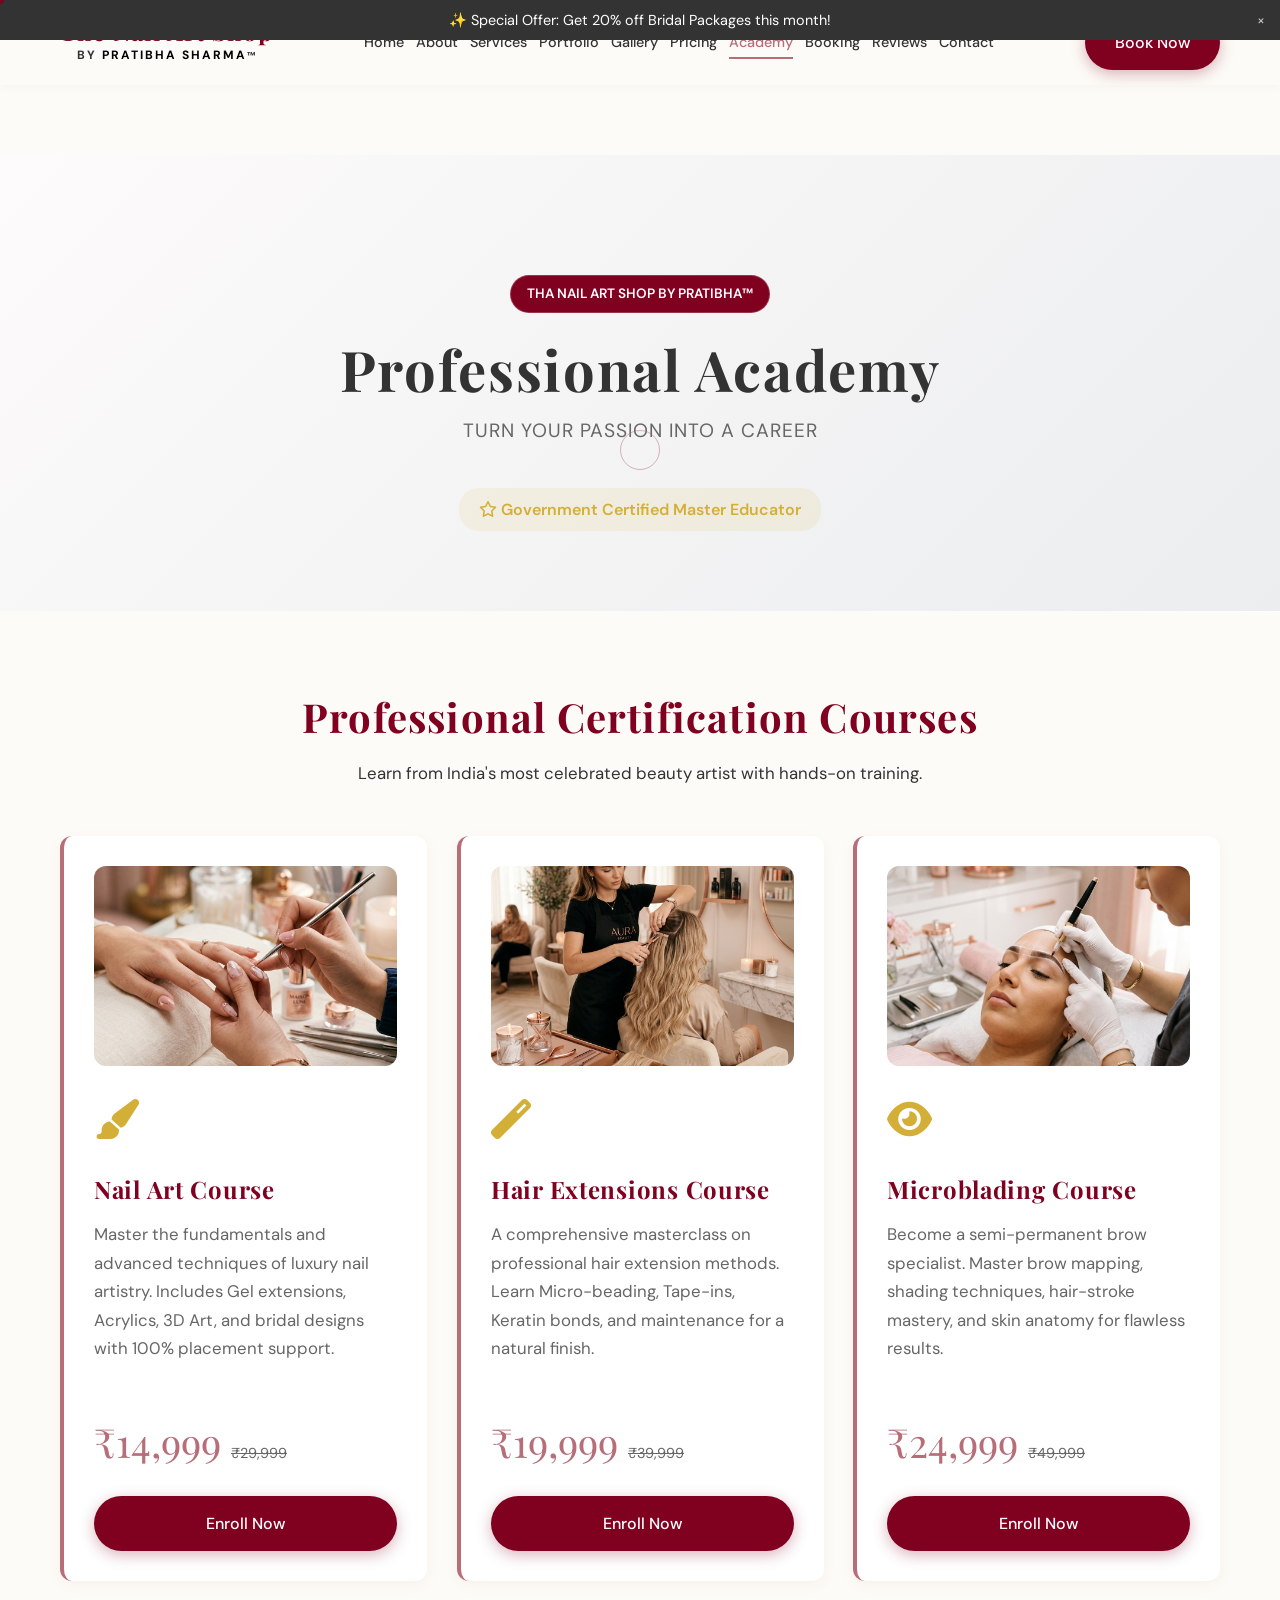
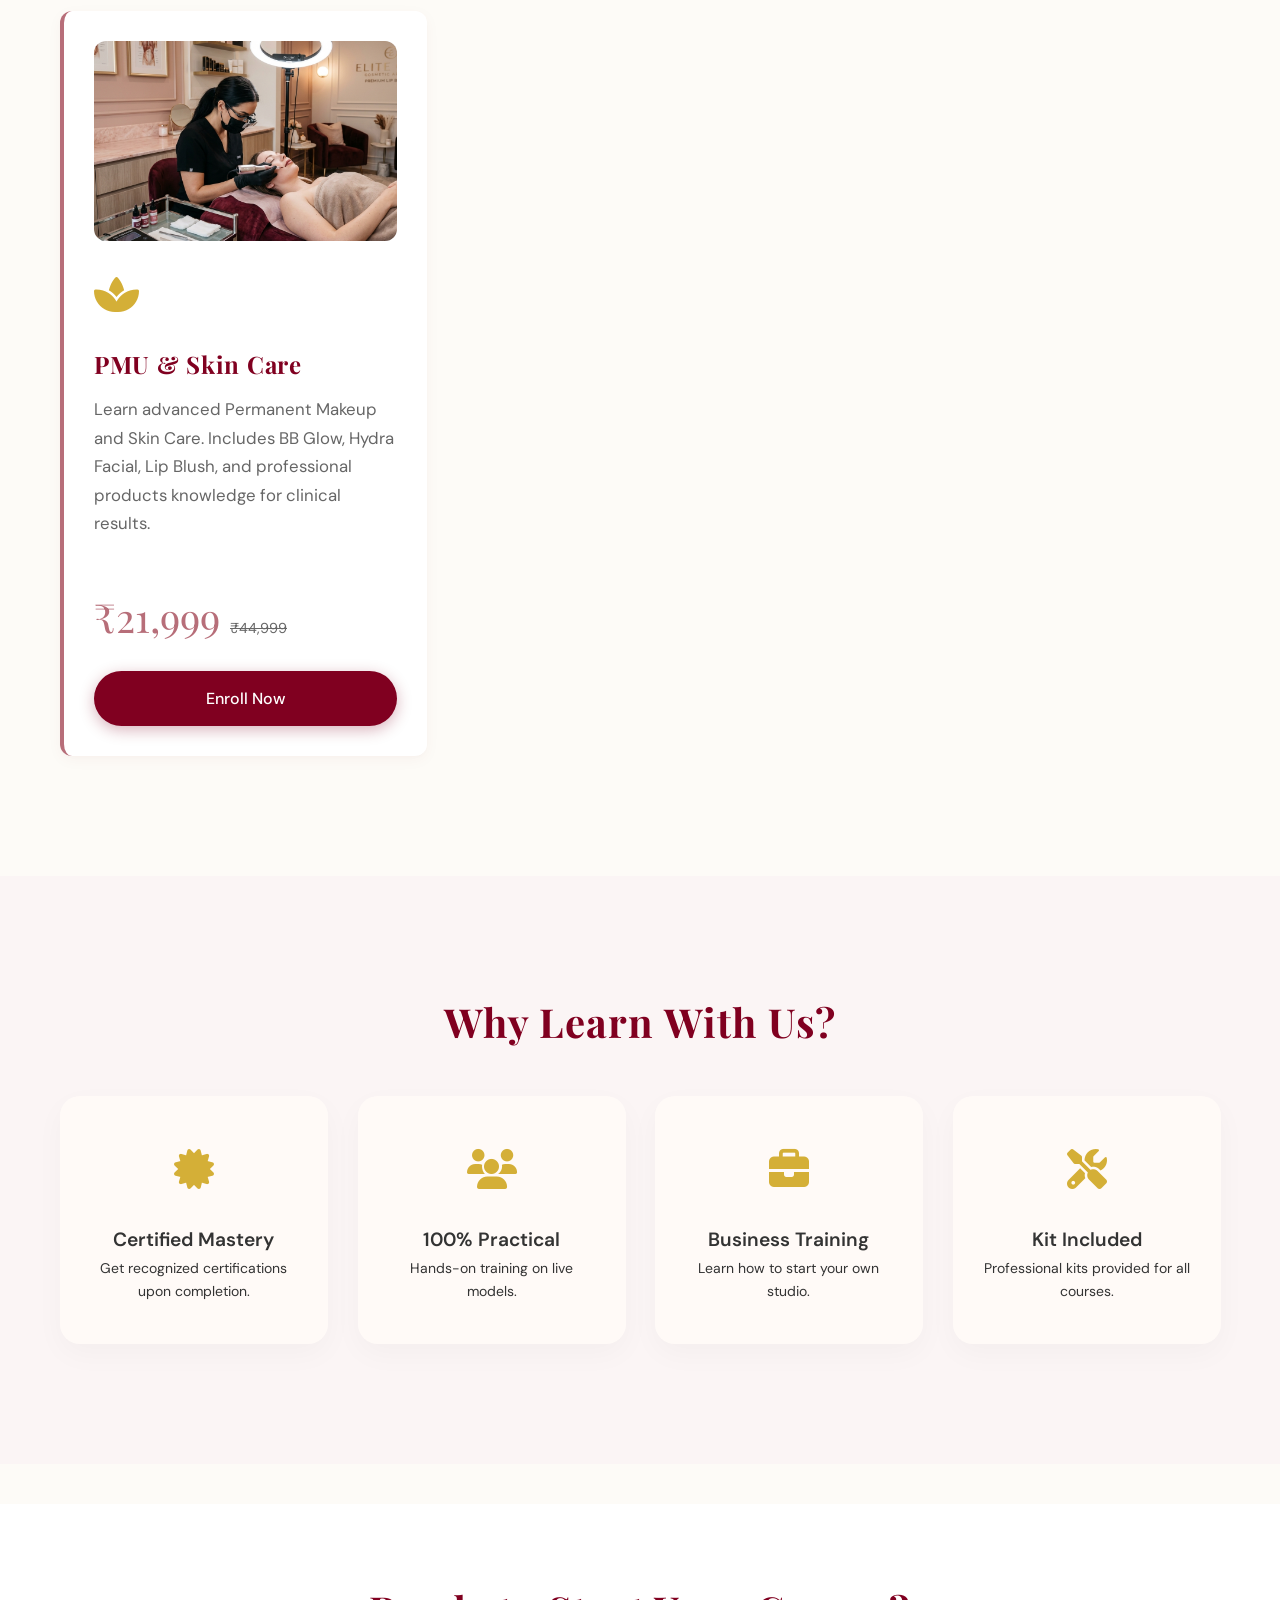
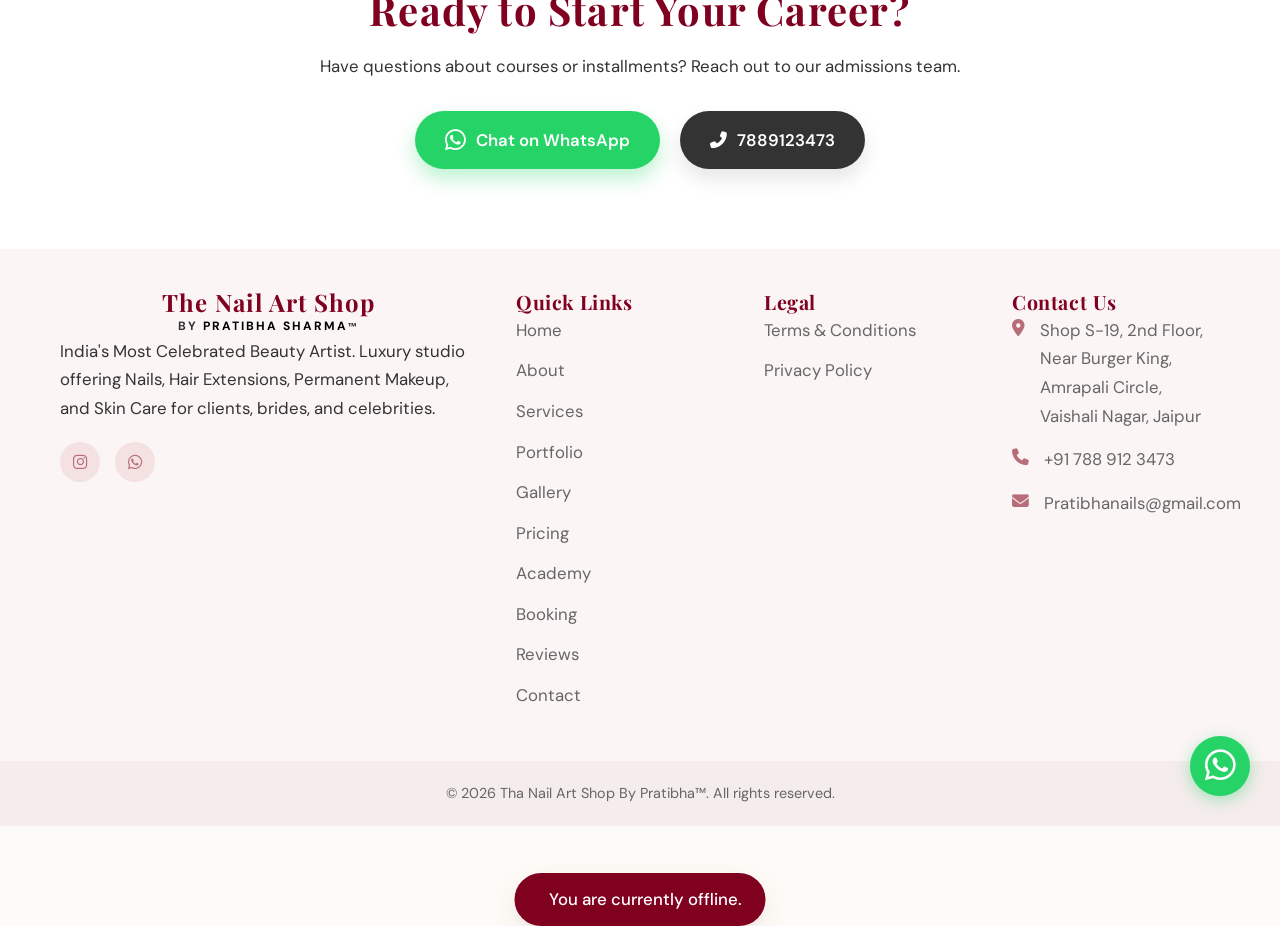
<file: academy.html>
<!DOCTYPE html>
<html lang="en">
<head>
<!-- Google tag (gtag.js) -->
<script async src="https://www.googletagmanager.com/gtag/js?id=G-4FRKKSPNCN"></script>
<script>
  window.dataLayer = window.dataLayer || [];
  function gtag(){dataLayer.push(arguments);}
  gtag('js', new Date());

  gtag('config', 'G-4FRKKSPNCN');
</script>
    <meta charset="UTF-8">
    <meta name="viewport" content="width=device-width, initial-scale=1.0">
    <meta name="description" content="Advance Nail Course by Tha Nail Art Shop By Pratibha™. Professional nail art training program.">
    <title>Academy | Tha Nail Art Shop By Pratibha™</title>
    <link rel="icon" type="image/png" href="https://res.cloudinary.com/dz3ixer7i/image/upload/v1777385620/remove-photos-background-removed_vrqcuz.png">
    <link rel="preconnect" href="https://fonts.googleapis.com">
    <link rel="preconnect" href="https://fonts.gstatic.com" crossorigin>
    <link href="https://fonts.googleapis.com/css2?family=DM+Sans:opsz,wght@9..40,400;9..40,500;9..40,700&family=Playfair+Display:ital,wght@0,400;0,600;0,700;1,400&display=swap" rel="stylesheet">
    <link rel="stylesheet" href="https://cdnjs.cloudflare.com/ajax/libs/font-awesome/6.4.0/css/all.min.css">
    <link rel="preload" href="css/style.css" as="style">
    <link rel="stylesheet" href="css/style.css">

    <meta name="keywords" content="luxury nail art, Pratibha Sharma, The Nail Art Shop, Jaipur nail extensions, best nail artist India, bridal nails, home service nail art, nail art academy, nail course">
    <meta property="og:title" content="Academy | Tha Nail Art Shop By Pratibha™|Tha Nail Art Shop By Pratibha™">
    <meta property="og:description" content="Advance Nail Course by Tha Nail Art Shop By Pratibha™. Professional nail art training program.">
    <meta property="og:type" content="website">
    <meta property="og:url" content="https://pratibhanails.com/academy.html">
    <meta name="twitter:card" content="summary_large_image">
    <style>
        .academy-hero {
            padding: 120px 0 80px;
            background: linear-gradient(135deg, #fdfbfb 0%, #ebedee 100%);
            text-align: center;
        }
        .academy-hero-title {
            font-family: 'Playfair Display', serif;
            font-size: 3.5rem;
            color: #333;
            margin-bottom: 10px;
        }
        .academy-hero-subtitle {
            font-size: 1.2rem;
            color: #666;
            margin-bottom: 20px;
            letter-spacing: 1px;
            text-transform: uppercase;
        }
        .course-overview {
            padding: 80px 0;
            background-color: #fff;
            text-align: center;
        }
        .course-overview p {
            max-width: 800px;
            margin: 0 auto;
            font-size: 1.1rem;
            line-height: 1.8;
            color: #555;
        }
        .topics-grid {
            display: grid;
            grid-template-columns: repeat(auto-fit, minmax(250px, 1fr));
            gap: 30px;
            margin-top: 50px;
        }
        .topic-card {
            background: #fffaf7;
            padding: 40px 30px;
            border-radius: 20px;
            text-align: center;
            box-shadow: 0 10px 30px rgba(0,0,0,0.03);
            transition: transform 0.3s ease, box-shadow 0.3s ease;
        }
        .topic-card:hover {
            transform: translateY(-5px);
            box-shadow: 0 15px 40px rgba(0,0,0,0.06);
        }
        .topic-icon {
            font-size: 2.5rem;
            color: #d4af37;
            margin-bottom: 20px;
        }
        .topic-title {
            font-size: 1.2rem;
            font-weight: 600;
            color: #333;
        }
        .pricing-section {
            padding: 80px 0;
            background: #fdf5f6;
            text-align: center;
        }
        .pricing-card {
            background: #fff;
            max-width: 500px;
            margin: 0 auto;
            padding: 50px 40px;
            border-radius: 30px;
            box-shadow: 0 20px 50px rgba(212, 175, 55, 0.1);
            position: relative;
            overflow: hidden;
        }
        .pricing-badge {
            position: absolute;
            top: 25px;
            right: -40px;
            background: #d4af37;
            color: #fff;
            padding: 8px 45px;
            transform: rotate(45deg);
            font-weight: bold;
            font-size: 0.9rem;
            letter-spacing: 1px;
            box-shadow: 0 2px 10px rgba(0,0,0,0.1);
        }
        .original-price {
            font-size: 1.5rem;
            color: #999;
            text-decoration: line-through;
            margin-bottom: 10px;
        }
        .offer-price {
            font-size: 4rem;
            font-family: 'Playfair Display', serif;
            color: #222;
            font-weight: 700;
            margin-bottom: 30px;
        }
        .enroll-btn {
            background: #d4af37;
            color: #fff;
            padding: 15px 40px;
            border-radius: 30px;
            font-size: 1.2rem;
            font-weight: 600;
            display: inline-block;
            transition: all 0.3s ease;
            box-shadow: 0 10px 20px rgba(212, 175, 55, 0.3);
            text-decoration: none;
        }
        .enroll-btn:hover {
            background: #c19b2e;
            transform: translateY(-2px);
            color: #fff;
        }
        .contact-section {
            padding: 80px 0;
            background: #fff;
            text-align: center;
        }
        .contact-actions {
            margin-top: 30px;
            display: flex;
            justify-content: center;
            gap: 20px;
            flex-wrap: wrap;
        }
        .btn-whatsapp {
            background: #25D366;
            color: white;
            padding: 15px 30px;
            border-radius: 30px;
            font-weight: 600;
            display: inline-flex;
            align-items: center;
            gap: 10px;
            transition: all 0.3s ease;
            box-shadow: 0 10px 20px rgba(37, 211, 102, 0.3);
            text-decoration: none;
        }
        .btn-whatsapp:hover {
            background: #128C7E;
            color: white;
            transform: translateY(-2px);
        }
        .btn-phone {
            background: #333;
            color: white;
            padding: 15px 30px;
            border-radius: 30px;
            font-weight: 600;
            display: inline-flex;
            align-items: center;
            gap: 10px;
            transition: all 0.3s ease;
            box-shadow: 0 10px 20px rgba(0,0,0,0.1);
            text-decoration: none;
        }
        .btn-phone:hover {
            background: #000;
            color: white;
            transform: translateY(-2px);
        }
        
        .duration-badge {
            display: inline-block;
            background: rgba(212, 175, 55, 0.1);
            color: #d4af37;
            padding: 8px 20px;
            border-radius: 20px;
            font-weight: 600;
            margin-top: 20px;
            font-size: 1rem;
        }

        @media (max-width: 768px) {
            .academy-hero-title {
                font-size: 2.5rem;
            }
            .offer-price {
                font-size: 3rem;
            }
            .pricing-badge {
                right: -45px;
            }
        }
        .course-img {
            width: 100%;
            height: 200px;
            object-fit: cover;
            border-radius: 12px;
            margin-bottom: 20px;
        }
        .service-card-detailed {
            display: flex;
            flex-direction: column;
            justify-content: space-between;
        }
    </style>
    <link rel="preconnect" href="https://res.cloudinary.com">
    <link rel="dns-prefetch" href="https://res.cloudinary.com">

<!-- SEO JSON-LD -->
<script type="application/ld+json">
{
  "@context": "https://schema.org",
  "@type": "BeautySalon",
  "name": "The Nail Art Shop By Pratibha Sharma",
  "image": "https://pratibhanails.com/images/logo.svg",
  "@id": "",
  "url": "https://pratibhanails.com",
  "telephone": "+917889123473",
  "address": {
    "@type": "PostalAddress",
    "addressLocality": "Jaipur",
    "addressRegion": "RJ",
    "addressCountry": "IN"
  },
  "geo": {
    "@type": "GeoCoordinates",
    "latitude": 26.9124,
    "longitude": 75.7873
  },
  "openingHoursSpecification": {
    "@type": "OpeningHoursSpecification",
    "dayOfWeek": [
      "Monday",
      "Tuesday",
      "Wednesday",
      "Thursday",
      "Friday",
      "Saturday",
      "Sunday"
    ],
    "opens": "10:00",
    "closes": "20:00"
  }
}
</script>
</head>
<body>
    
    <nav class="navbar" id="navbar">
        <div class="container nav-container">
            <a href="index.html" class="logo text-decoration-none" style="text-decoration: none;">
                <span class="logo-title">The Nail Art Shop</span>
                <span class="logo-subtitle">By <span style="color: black;">Pratibha Sharma</span><small>&trade;</small></span>
            </a>
            <div class="nav-links" id="navLinks">
                <a href="index.html">Home</a>
                <a href="about.html">About</a>
                <a href="services.html">Services</a>
                <a href="portfolio.html">Portfolio</a>
                <a href="gallery.html">Gallery</a>
                <a href="pricing.html">Pricing</a>
                <a href="academy.html" class="active">Academy</a>
                <a href="booking.html">Booking</a>
                <a href="reviews.html">Reviews</a>
                <a href="contact.html">Contact</a>
            </div>
            <div class="nav-actions">
                <a href="booking.html" class="btn btn-primary d-none-mobile">Book Now</a>
                <button class="mobile-menu-toggle" id="mobileMenuToggle" aria-label="Toggle menu">
                    <span></span><span></span><span></span>
                </button>
            </div>
        </div>
    </nav>

    <main>
        <section class="academy-hero slide-up">
            <div class="container">
                <div class="badge mb-2">Tha Nail Art Shop By Pratibha™</div>
                <h1 class="academy-hero-title fade-in delay-1">Professional Academy</h1>
                <p class="academy-hero-subtitle fade-in delay-2">Turn Your Passion Into a Career</p>
                <div class="duration-badge fade-in delay-3"><i class="far fa-star"></i> Government Certified Master Educator</div>
            </div>
        </section>

        <section class="courses-grid-section section">
            <div class="container">
                <div class="section-header text-center">
                    <h2 class="section-title">Professional Certification Courses</h2>
                    <p>Learn from India's most celebrated beauty artist with hands-on training.</p>
                </div>
                
                <div class="grid detailed-services">
                    <!-- Nail Art Course -->
                    <div class="service-card-detailed fade-in">
                        <img src="images/academy/nail_art.png" alt="Nail Art Course" class="course-img" loading="lazy" decoding="async">
                        <div class="topic-icon"><i class="fas fa-paint-brush"></i></div>
                        <h3>Nail Art Course</h3>
                        <p>Master the fundamentals and advanced techniques of luxury nail artistry. Includes Gel extensions, Acrylics, 3D Art, and bridal designs with 100% placement support.</p>
                        <div class="price-val">₹14,999 <span style="text-decoration: line-through; font-size: 0.9rem;">₹29,999</span></div>
                        <a href="https://wa.me/917889123473?text=Hi%2C%20I%20want%20to%20enroll%20in%20the%20Nail%20Art%20Course!" class="btn btn-primary w-100">Enroll Now</a>
                    </div>

                    <!-- Hair Extensions Course -->
                    <div class="service-card-detailed fade-in delay-1">
                        <img src="images/academy/hair_extensions.png" alt="Hair Extensions Course" class="course-img" loading="lazy" decoding="async">
                        <div class="topic-icon"><i class="fas fa-magic"></i></div>
                        <h3>Hair Extensions Course</h3>
                        <p>A comprehensive masterclass on professional hair extension methods. Learn Micro-beading, Tape-ins, Keratin bonds, and maintenance for a natural finish.</p>
                        <div class="price-val">₹19,999 <span style="text-decoration: line-through; font-size: 0.9rem;">₹39,999</span></div>
                        <a href="https://wa.me/917889123473?text=Hi%2C%20I%20want%20to%20enroll%20in%20the%20Hair%20Extensions%20Course!" class="btn btn-primary w-100">Enroll Now</a>
                    </div>

                    <!-- Microblading Course -->
                    <div class="service-card-detailed fade-in delay-2">
                        <img src="images/academy/microblading.png" alt="Microblading Course" class="course-img" loading="lazy" decoding="async">
                        <div class="topic-icon"><i class="fas fa-eye"></i></div>
                        <h3>Microblading Course</h3>
                        <p>Become a semi-permanent brow specialist. Master brow mapping, shading techniques, hair-stroke mastery, and skin anatomy for flawless results.</p>
                        <div class="price-val">₹24,999 <span style="text-decoration: line-through; font-size: 0.9rem;">₹49,999</span></div>
                        <a href="https://wa.me/917889123473?text=Hi%2C%20I%20want%20to%20enroll%20in%20the%20Microblading%20Course!" class="btn btn-primary w-100">Enroll Now</a>
                    </div>

                    <!-- PMU & Skin Course -->
                    <div class="service-card-detailed fade-in delay-3">
                        <img src="images/academy/pmu_skin.png" alt="PMU & Skin Care Course" class="course-img" loading="lazy" decoding="async">
                        <div class="topic-icon"><i class="fas fa-spa"></i></div>
                        <h3>PMU & Skin Care</h3>
                        <p>Learn advanced Permanent Makeup and Skin Care. Includes BB Glow, Hydra Facial, Lip Blush, and professional products knowledge for clinical results.</p>
                        <div class="price-val">₹21,999 <span style="text-decoration: line-through; font-size: 0.9rem;">₹44,999</span></div>
                        <a href="https://wa.me/917889123473?text=Hi%2C%20I%20want%20to%20enroll%20in%20the%20PMU%20and%20Skin%20Care%20Course!" class="btn btn-primary w-100">Enroll Now</a>
                    </div>
                </div>
            </div>
        </section>

        <section class="course-features section bg-soft">
            <div class="container">
                <div class="section-header text-center">
                    <h2 class="section-title">Why Learn With Us?</h2>
                </div>
                <div class="grid services-grid">
                    <div class="topic-card fade-in">
                        <div class="topic-icon"><i class="fas fa-certificate"></i></div>
                        <div class="topic-title">Certified Mastery</div>
                        <p class="text-sm">Get recognized certifications upon completion.</p>
                    </div>
                    <div class="topic-card fade-in delay-1">
                        <div class="topic-icon"><i class="fas fa-users"></i></div>
                        <div class="topic-title">100% Practical</div>
                        <p class="text-sm">Hands-on training on live models.</p>
                    </div>
                    <div class="topic-card fade-in delay-2">
                        <div class="topic-icon"><i class="fas fa-briefcase"></i></div>
                        <div class="topic-title">Business Training</div>
                        <p class="text-sm">Learn how to start your own studio.</p>
                    </div>
                    <div class="topic-card fade-in delay-3">
                        <div class="topic-icon"><i class="fas fa-tools"></i></div>
                        <div class="topic-title">Kit Included</div>
                        <p class="text-sm">Professional kits provided for all courses.</p>
                    </div>
                </div>
            </div>
        </section>

        <section class="contact-section slide-up">
            <div class="container">
                <h2 class="section-title">Ready to Start Your Career?</h2>
                <p>Have questions about courses or installments? Reach out to our admissions team.</p>
                <div class="contact-actions">
                    <a href="https://wa.me/917889123473?text=Hi%2C%20I%20want%20to%20know%20more%20about%20your%20Academy%20Courses" class="btn-whatsapp" target="_blank">
                        <i class="fab fa-whatsapp text-xl"></i> Chat on WhatsApp
                    </a>
                    <a href="tel:07889123473" class="btn-phone">
                        <i class="fas fa-phone-alt"></i> 7889123473
                    </a>
                </div>
            </div>
        </section>
    </main>
    
    <footer class="footer">
        <div class="container footer-container">
            <div class="footer-col brand-col">
                <div class="logo">
                    <span class="logo-title">The Nail Art Shop</span>
                    <span class="logo-subtitle">By <span style="color: black;">Pratibha Sharma</span><small>&trade;</small></span>
                </div>
                <p>India's Most Celebrated Beauty Artist. Luxury studio offering Nails, Hair Extensions, Permanent Makeup, and Skin Care for clients, brides, and celebrities.</p>
                <div class="social-links">
                    <a href="https://instagram.com/pratibhanails" target="_blank" aria-label="Instagram"><i class="fab fa-instagram"></i></a>
                    <a href="https://wa.me/917889123473" target="_blank" aria-label="WhatsApp"><i class="fab fa-whatsapp"></i></a>
                </div>
            </div>
            <div class="footer-col">
                <h3>Quick Links</h3>
                <ul class="footer-links">
                    <li><a href="index.html">Home</a></li>
                    <li><a href="about.html">About</a></li>
                    <li><a href="services.html">Services</a></li>
                    <li><a href="portfolio.html">Portfolio</a></li>
                    <li><a href="gallery.html">Gallery</a></li>
                    <li><a href="pricing.html">Pricing</a></li>
                    <li><a href="academy.html">Academy</a></li>
                    <li><a href="booking.html">Booking</a></li>
                    <li><a href="reviews.html">Reviews</a></li>
                    <li><a href="contact.html">Contact</a></li>
                </ul>
            </div>
            <div class="footer-col">
                <h3>Legal</h3>
                <ul class="footer-links">
                    <li><a href="terms.html">Terms & Conditions</a></li>
                    <li><a href="privacy.html">Privacy Policy</a></li>
                </ul>
            </div>
            <div class="footer-col">
                <h3>Contact Us</h3>
                <ul class="contact-info">
                    <li><i class="fas fa-map-marker-alt"></i> <span>Shop S-19, 2nd Floor, Near Burger King, Amrapali Circle, Vaishali Nagar, Jaipur</span></li>
                    <li><i class="fas fa-phone"></i> <span>+91 788 912 3473</span></li>
                    <li><i class="fas fa-envelope"></i> <span>Pratibhanails@gmail.com</span></li>
                </ul>
            </div>
        </div>
        <div class="footer-bottom">
            <div class="container">
                <p>&copy; 2026 Tha Nail Art Shop By Pratibha™. All rights reserved.</p>
            </div>
        </div>
    </footer>
    <a href="https://wa.me/917889123473?text=Hi%2C%20I%20would%20like%20to%20book%20an%20appointment" class="floating-whatsapp" target="_blank" aria-label="Book on WhatsApp">
        <i class="fab fa-whatsapp"></i>
    </a>
    <script src="js/main.js" defer></script>

</body>
</html>
</file>
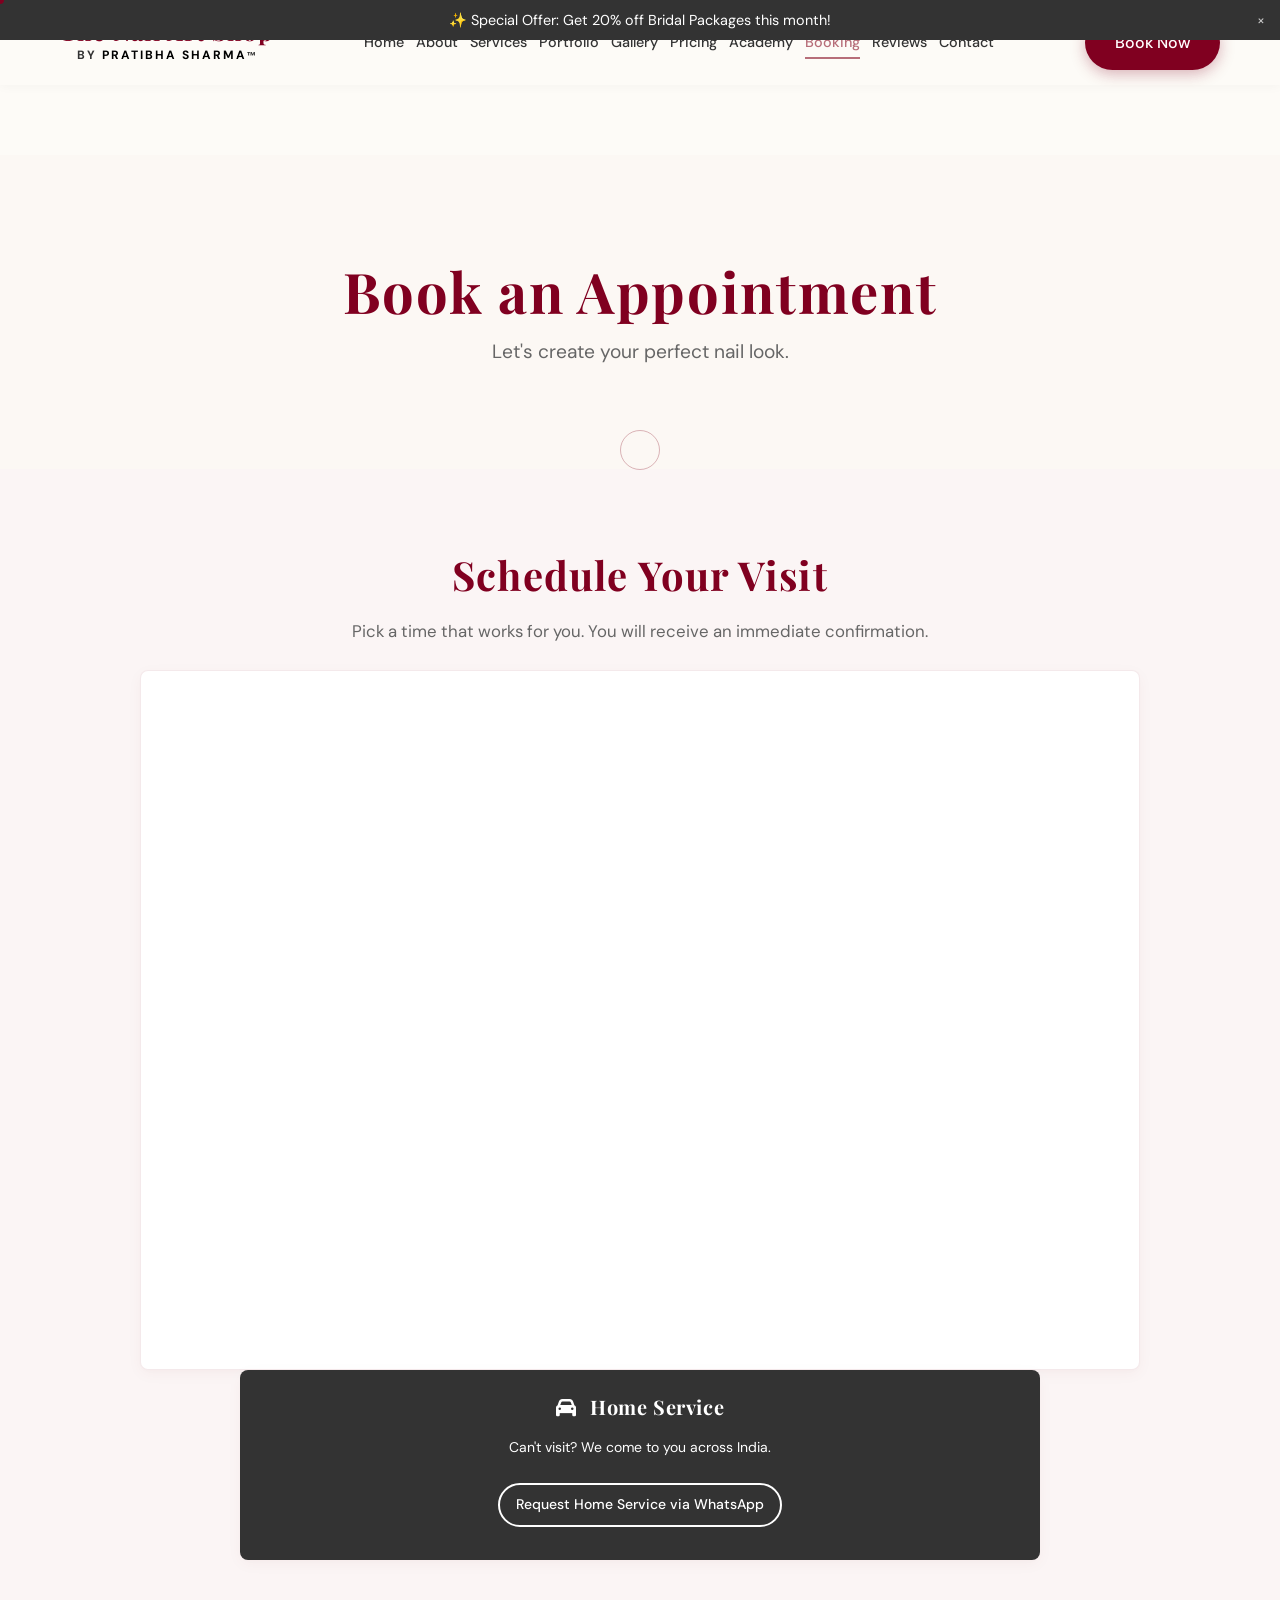
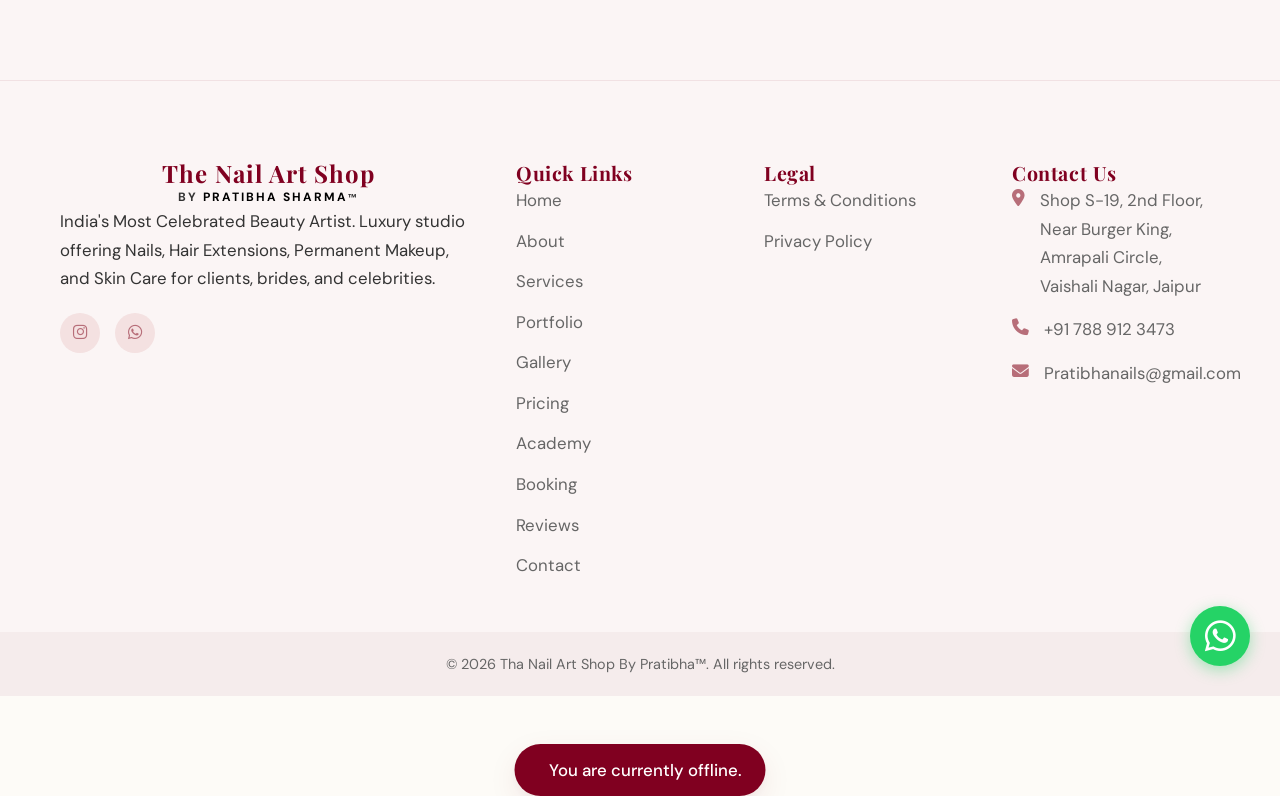
<file: booking.html>
<!DOCTYPE html>
<html lang="en">
<head>
<!-- Google tag (gtag.js) -->
<script async src="https://www.googletagmanager.com/gtag/js?id=G-4FRKKSPNCN"></script>
<script>
  window.dataLayer = window.dataLayer || [];
  function gtag(){dataLayer.push(arguments);}
  gtag('js', new Date());

  gtag('config', 'G-4FRKKSPNCN');
</script>
    <meta charset="UTF-8">
    <meta name="viewport" content="width=device-width, initial-scale=1.0">
    <meta name="description" content="Luxury beauty studio in JaipurTha Nail Art Shop By Pratibha™. Offering premium Nails, Hair Extensions, Permanent Makeup, Hydra Facial, and Skin Care treatments.">
    <title>Booking | Tha Nail Art Shop By Pratibha™</title>
    <link rel="icon" type="image/png" href="https://res.cloudinary.com/dz3ixer7i/image/upload/v1777385620/remove-photos-background-removed_vrqcuz.png">
    <link rel="preconnect" href="https://fonts.googleapis.com">
    <link rel="preconnect" href="https://fonts.gstatic.com" crossorigin>
    <link href="https://fonts.googleapis.com/css2?family=DM+Sans:opsz,wght@9..40,400;9..40,500;9..40,700&family=Playfair+Display:ital,wght@0,400;0,600;0,700;1,400&display=swap" rel="stylesheet">
    <link rel="stylesheet" href="https://cdnjs.cloudflare.com/ajax/libs/font-awesome/6.4.0/css/all.min.css">
    <link rel="preload" href="css/style.css" as="style">
    <link rel="stylesheet" href="css/style.css">

    <meta name="keywords" content="luxury nail art, Pratibha Sharma, The Nail Art Shop, Jaipur nail extensions, best nail artist India, bridal nails, home service nail art">
    <meta property="og:title" content="Tha Nail Art Shop By Pratibha™">
    <meta property="og:description" content="Luxury beauty studio in JaipurTha Nail Art Shop By Pratibha™. Offering premium Nails, Hair Extensions, Permanent Makeup, Hydra Facial, and Skin Care treatments.">
    <meta property="og:type" content="website">
    <meta property="og:url" content="https://pratibhanails.com/">
    <meta name="twitter:card" content="summary_large_image">
    <link rel="preconnect" href="https://res.cloudinary.com">
    <link rel="dns-prefetch" href="https://res.cloudinary.com">

<!-- SEO JSON-LD -->
<script type="application/ld+json">
{
  "@context": "https://schema.org",
  "@type": "BeautySalon",
  "name": "The Nail Art Shop By Pratibha Sharma",
  "image": "https://pratibhanails.com/images/logo.svg",
  "@id": "",
  "url": "https://pratibhanails.com",
  "telephone": "+917889123473",
  "address": {
    "@type": "PostalAddress",
    "addressLocality": "Jaipur",
    "addressRegion": "RJ",
    "addressCountry": "IN"
  },
  "geo": {
    "@type": "GeoCoordinates",
    "latitude": 26.9124,
    "longitude": 75.7873
  },
  "openingHoursSpecification": {
    "@type": "OpeningHoursSpecification",
    "dayOfWeek": [
      "Monday",
      "Tuesday",
      "Wednesday",
      "Thursday",
      "Friday",
      "Saturday",
      "Sunday"
    ],
    "opens": "10:00",
    "closes": "20:00"
  }
}
</script>
</head>
<body>
    
    <nav class="navbar" id="navbar">
        <div class="container nav-container">
            <a href="index.html" class="logo text-decoration-none" style="text-decoration: none;">
                <span class="logo-title">The Nail Art Shop</span>
                <span class="logo-subtitle">By <span style="color: black;">Pratibha Sharma</span><small>&trade;</small></span>
            </a>
            <div class="nav-links" id="navLinks">
                <a href="index.html">Home</a>
                <a href="about.html">About</a>
                <a href="services.html">Services</a>
                <a href="portfolio.html">Portfolio</a>
                <a href="gallery.html">Gallery</a>
                <a href="pricing.html">Pricing</a>
                <a href="academy.html">Academy</a>
                <a href="booking.html">Booking</a>
                <a href="reviews.html">Reviews</a>
                <a href="contact.html">Contact</a>
            </div>
            <div class="nav-actions">
                <a href="booking.html" class="btn btn-primary d-none-mobile">Book Now</a>
                <button class="mobile-menu-toggle" id="mobileMenuToggle" aria-label="Toggle menu">
                    <span></span><span></span><span></span>
                </button>
            </div>
        </div>
    </nav>

    <main>
        
            <section class="page-header slide-up">
                <div class="container text-center">
                    <h1 class="page-title fade-in">Book an Appointment</h1>
                    <p class="page-subtitle fade-in delay-1">Let's create your perfect nail look.</p>
                </div>
            </section>
            <section class="section bg-soft">
                <div class="container flex-row align-start">
                    <div class="col-full max-w-lg mx-auto text-center fade-in slide-up" style="width: 100%; max-width: 1000px;">
                        <h2 class="section-title">Schedule Your Visit</h2>
                        <p class="mb-3 text-muted">Pick a time that works for you. You will receive an immediate confirmation.</p>
                        
                        <!-- Calendly inline widget begin -->
                        <div class="calendly-inline-widget rounded shadow-sm border" data-url="https://calendly.com/pratibhanails/consultation?hide_gdpr_banner=1&background_color=ffffff&text_color=333333&primary_color=800020" style="min-width:320px;height:700px;background:#fff;"></div>
                        <script type="text/javascript" src="https://assets.calendly.com/assets/external/widget.js" async></script>
                        <!-- Calendly inline widget end -->

                        <div class="info-box bg-dark text-white p-4 rounded mt-4 shadow-sm text-left mx-auto max-w-lg">
                            <h3 class="font-playfair text-lg text-white mb-2"><i class="fas fa-car mr-2"></i> Home Service</h3>
                            <p class="mb-3 text-sm">Can't visit? We come to you across India.</p>
                            <a href="https://wa.me/917889123473" target="_blank" class="btn btn-outline-light btn-small">Request Home Service via WhatsApp</a>
                        </div>
                    </div>

                </div>
            </section>
        
    </main>
    
    <footer class="footer">
        <div class="container footer-container">
            <div class="footer-col brand-col">
                <div class="logo">
                    <span class="logo-title">The Nail Art Shop</span>
                    <span class="logo-subtitle">By <span style="color: black;">Pratibha Sharma</span><small>&trade;</small></span>
                </div>
                <p>India's Most Celebrated Beauty Artist. Luxury studio offering Nails, Hair Extensions, Permanent Makeup, and Skin Care for clients, brides, and celebrities.</p>
                <div class="social-links">
                    <a href="https://instagram.com/pratibhanails" target="_blank" aria-label="Instagram"><i class="fab fa-instagram"></i></a>
                    <a href="https://wa.me/917889123473" target="_blank" aria-label="WhatsApp"><i class="fab fa-whatsapp"></i></a>
                </div>
            </div>
            <div class="footer-col">
                <h3>Quick Links</h3>
                <ul class="footer-links">
                    <li><a href="index.html">Home</a></li>
                    <li><a href="about.html">About</a></li>
                    <li><a href="services.html">Services</a></li>
                    <li><a href="portfolio.html">Portfolio</a></li>
                    <li><a href="gallery.html">Gallery</a></li>
                    <li><a href="pricing.html">Pricing</a></li>
                    <li><a href="academy.html">Academy</a></li>
                    <li><a href="booking.html">Booking</a></li>
                    <li><a href="reviews.html">Reviews</a></li>
                    <li><a href="contact.html">Contact</a></li>
                </ul>
            </div>
            <div class="footer-col">
                <h3>Legal</h3>
                <ul class="footer-links">
                    <li><a href="terms.html">Terms & Conditions</a></li>
                    <li><a href="privacy.html">Privacy Policy</a></li>
                </ul>
            </div>
            <div class="footer-col">
                <h3>Contact Us</h3>
                <ul class="contact-info">
                    <li><i class="fas fa-map-marker-alt"></i> <span>Shop S-19, 2nd Floor, Near Burger King, Amrapali Circle, Vaishali Nagar, Jaipur</span></li>
                    <li><i class="fas fa-phone"></i> <span>+91 788 912 3473</span></li>
                    <li><i class="fas fa-envelope"></i> <span>Pratibhanails@gmail.com</span></li>
                </ul>
            </div>
        </div>
        <div class="footer-bottom">
            <div class="container">
                <p>&copy; 2026 Tha Nail Art Shop By Pratibha™. All rights reserved.</p>
            </div>
        </div>
    </footer>
    <a href="https://wa.me/917889123473?text=Hi%2C%20I%20would%20like%20to%20book%20an%20appointment" class="floating-whatsapp" target="_blank" aria-label="Book on WhatsApp">
        <i class="fab fa-whatsapp"></i>
    </a>
    <script src="js/main.js" defer></script>

</body>
</html>
</file>
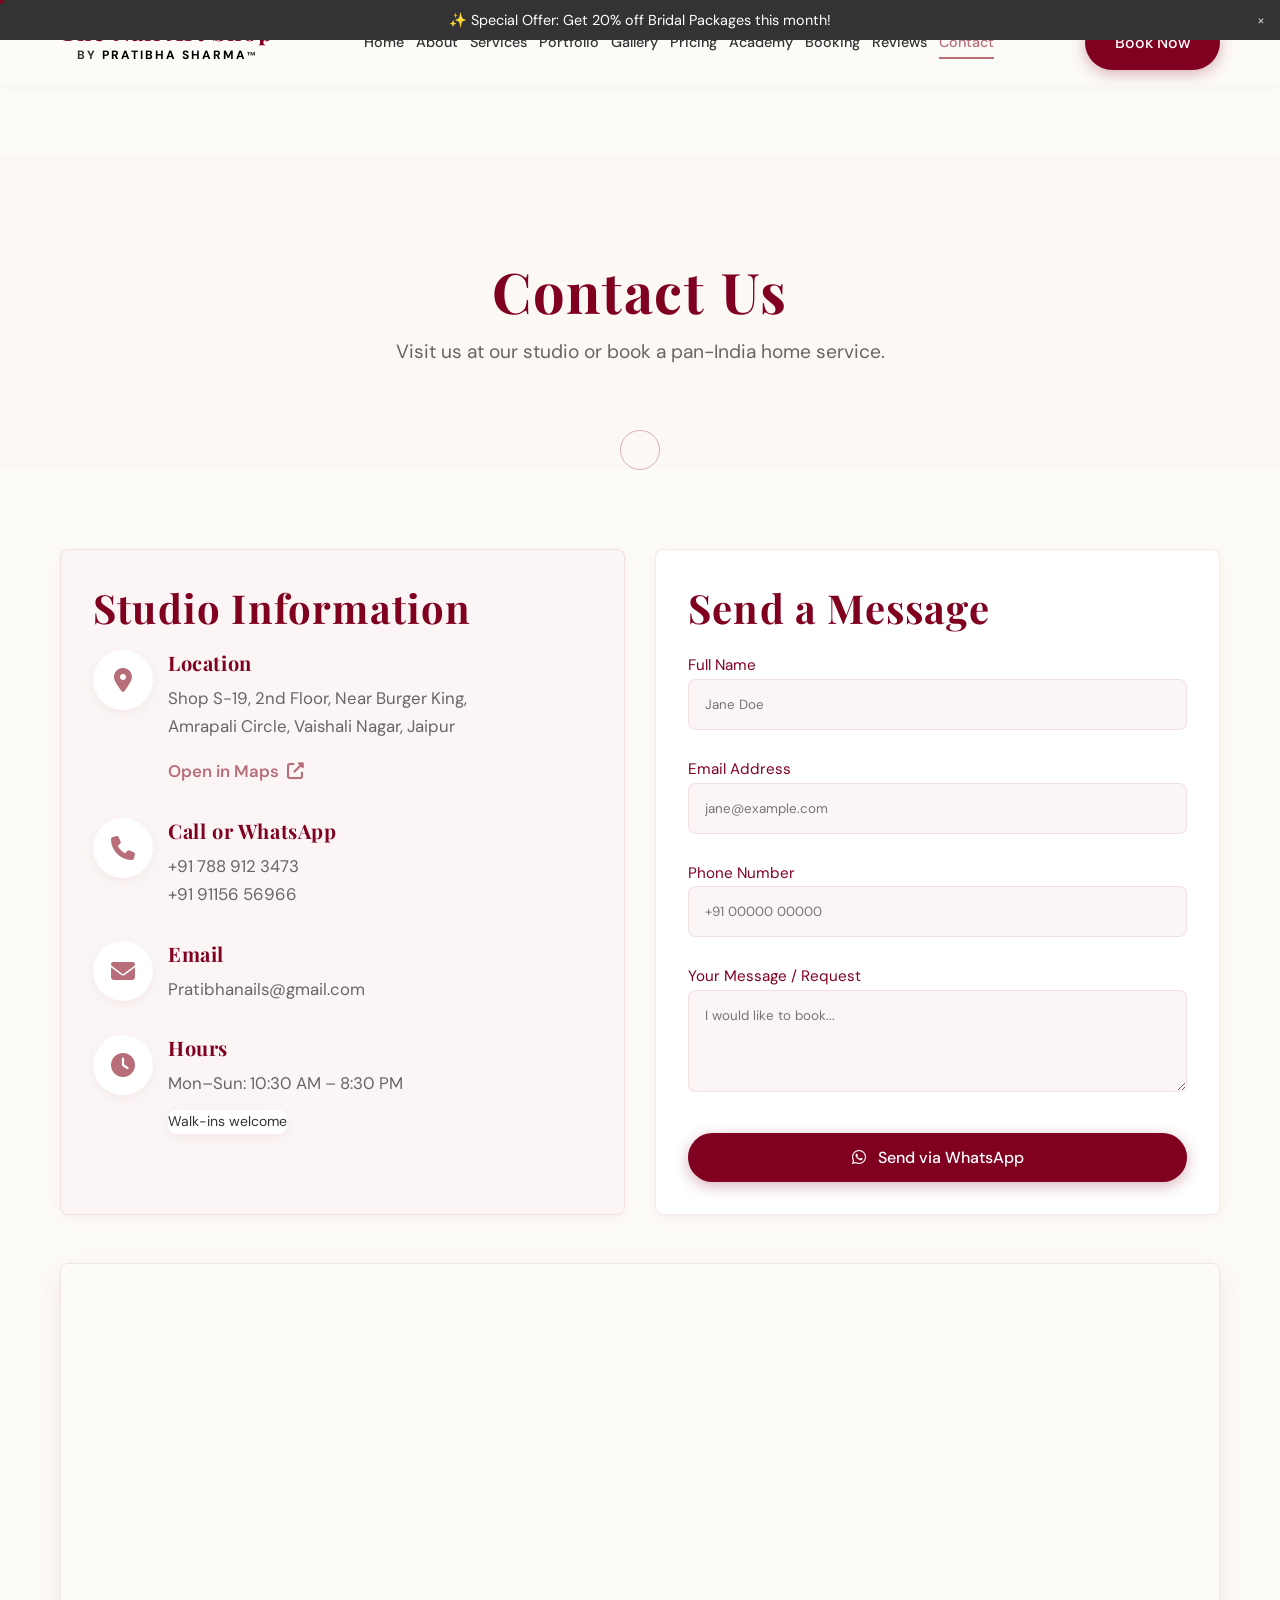
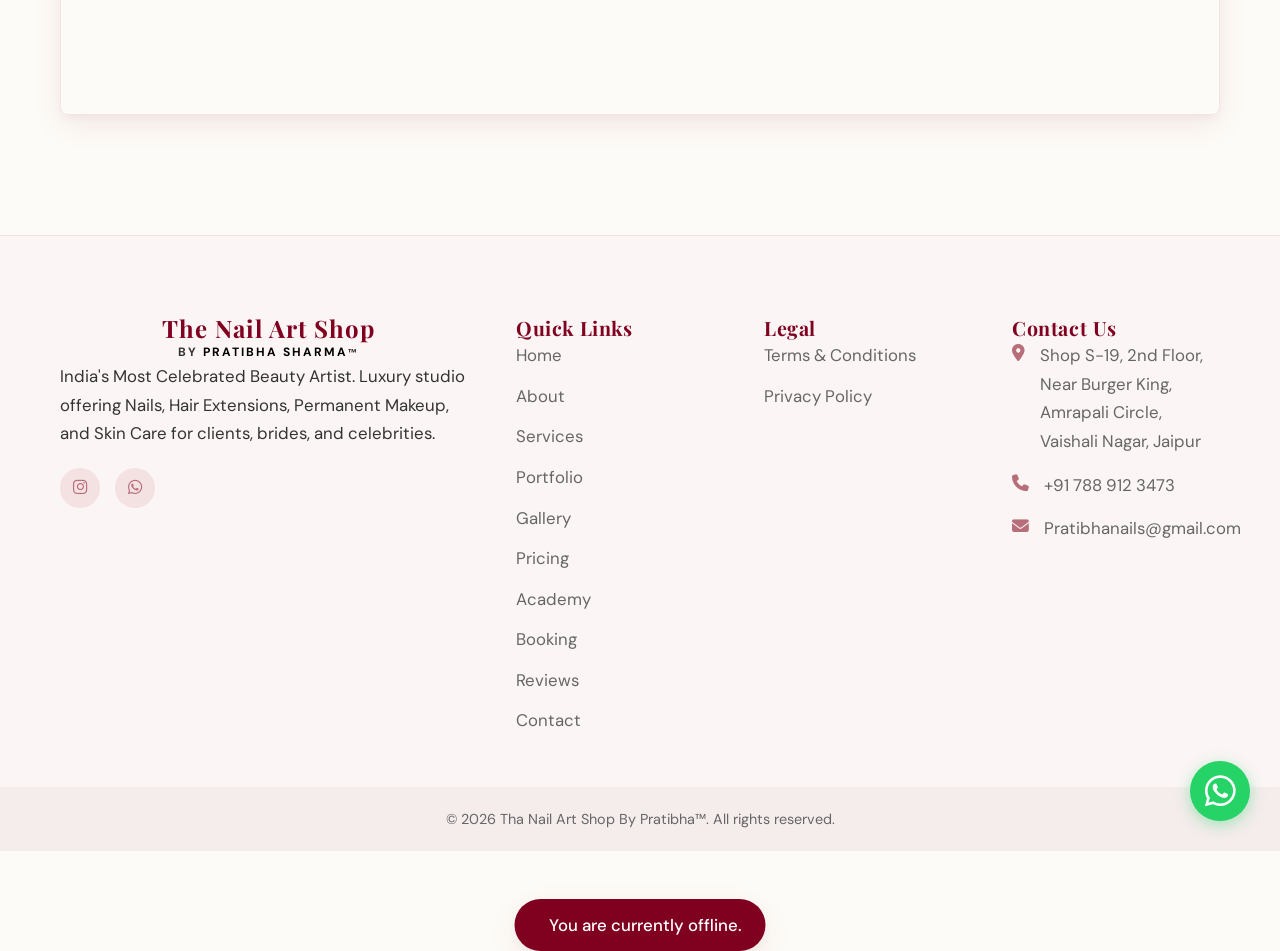
<file: contact.html>
<!DOCTYPE html>
<html lang="en">
<head>
<!-- Google tag (gtag.js) -->
<script async src="https://www.googletagmanager.com/gtag/js?id=G-4FRKKSPNCN"></script>
<script>
  window.dataLayer = window.dataLayer || [];
  function gtag(){dataLayer.push(arguments);}
  gtag('js', new Date());

  gtag('config', 'G-4FRKKSPNCN');
</script>
    <meta charset="UTF-8">
    <meta name="viewport" content="width=device-width, initial-scale=1.0">
    <meta name="description" content="Luxury beauty studio in JaipurTha Nail Art Shop By Pratibha™. Offering premium Nails, Hair Extensions, Permanent Makeup, Hydra Facial, and Skin Care treatments.">
    <title>Contact | Tha Nail Art Shop By Pratibha™</title>
    <link rel="icon" type="image/png" href="https://res.cloudinary.com/dz3ixer7i/image/upload/v1777385620/remove-photos-background-removed_vrqcuz.png">
    <link rel="preconnect" href="https://fonts.googleapis.com">
    <link rel="preconnect" href="https://fonts.gstatic.com" crossorigin>
    <link href="https://fonts.googleapis.com/css2?family=DM+Sans:opsz,wght@9..40,400;9..40,500;9..40,700&family=Playfair+Display:ital,wght@0,400;0,600;0,700;1,400&display=swap" rel="stylesheet">
    <link rel="stylesheet" href="https://cdnjs.cloudflare.com/ajax/libs/font-awesome/6.4.0/css/all.min.css">
    <link rel="preload" href="css/style.css" as="style">
    <link rel="stylesheet" href="css/style.css">

    <meta name="keywords" content="luxury nail art, Pratibha Sharma, The Nail Art Shop, Jaipur nail extensions, best nail artist India, bridal nails, home service nail art">
    <meta property="og:title" content="Tha Nail Art Shop By Pratibha™">
    <meta property="og:description" content="Luxury beauty studio in JaipurTha Nail Art Shop By Pratibha™. Offering premium Nails, Hair Extensions, Permanent Makeup, Hydra Facial, and Skin Care treatments.">
    <meta property="og:type" content="website">
    <meta property="og:url" content="https://pratibhanails.com/">
    <meta name="twitter:card" content="summary_large_image">
    <link rel="preconnect" href="https://res.cloudinary.com">
    <link rel="dns-prefetch" href="https://res.cloudinary.com">

<!-- SEO JSON-LD -->
<script type="application/ld+json">
{
  "@context": "https://schema.org",
  "@type": "BeautySalon",
  "name": "The Nail Art Shop By Pratibha Sharma",
  "image": "https://pratibhanails.com/images/logo.svg",
  "@id": "",
  "url": "https://pratibhanails.com",
  "telephone": "+917889123473",
  "address": {
    "@type": "PostalAddress",
    "addressLocality": "Jaipur",
    "addressRegion": "RJ",
    "addressCountry": "IN"
  },
  "geo": {
    "@type": "GeoCoordinates",
    "latitude": 26.9124,
    "longitude": 75.7873
  },
  "openingHoursSpecification": {
    "@type": "OpeningHoursSpecification",
    "dayOfWeek": [
      "Monday",
      "Tuesday",
      "Wednesday",
      "Thursday",
      "Friday",
      "Saturday",
      "Sunday"
    ],
    "opens": "10:00",
    "closes": "20:00"
  }
}
</script>
</head>
<body>
    
    <nav class="navbar" id="navbar">
        <div class="container nav-container">
            <a href="index.html" class="logo text-decoration-none" style="text-decoration: none;">
                <span class="logo-title">The Nail Art Shop</span>
                <span class="logo-subtitle">By <span style="color: black;">Pratibha Sharma</span><small>&trade;</small></span>
            </a>
            <div class="nav-links" id="navLinks">
                <a href="index.html">Home</a>
                <a href="about.html">About</a>
                <a href="services.html">Services</a>
                <a href="portfolio.html">Portfolio</a>
                <a href="gallery.html">Gallery</a>
                <a href="pricing.html">Pricing</a>
                <a href="academy.html">Academy</a>
                <a href="booking.html">Booking</a>
                <a href="reviews.html">Reviews</a>
                <a href="contact.html">Contact</a>
            </div>
            <div class="nav-actions">
                <a href="booking.html" class="btn btn-primary d-none-mobile">Book Now</a>
                <button class="mobile-menu-toggle" id="mobileMenuToggle" aria-label="Toggle menu">
                    <span></span><span></span><span></span>
                </button>
            </div>
        </div>
    </nav>

    <main>
        
            <section class="page-header slide-up">
                <div class="container text-center">
                    <h1 class="page-title fade-in">Contact Us</h1>
                    <p class="page-subtitle fade-in delay-1">Visit us at our studio or book a pan-India home service.</p>
                </div>
            </section>
            <section class="section">
                <div class="container flex-row" style="align-items: stretch;">
                    <div class="col-half contact-details bg-soft p-5 rounded shadow-sm border">
                        <h2 class="section-title mb-4">Studio Information</h2>
                        <div class="contact-item d-flex mb-4">
                            <div class="contact-icon text-rose bg-white rounded-circle p-3 mr-3 shadow-sm" style="font-size: 1.5rem; width: 60px; height: 60px; display: flex; align-items: center; justify-content: center; margin-right: 15px;">
                                <i class="fas fa-map-marker-alt"></i>
                            </div>
                            <div>
                                <h4 class="mb-1 font-playfair text-lg">Location</h4>
                                <p class="mb-2 text-muted">Shop S-19, 2nd Floor, Near Burger King,<br>Amrapali Circle, Vaishali Nagar, Jaipur</p>
                                <a href="https://maps.google.com/?q=Pratibhanails+Jaipur" target="_blank" class="link-btn small">Open in Maps <i class="fas fa-external-link-alt ml-1"></i></a>
                            </div>
                        </div>
                        <div class="contact-item d-flex mb-4">
                            <div class="contact-icon text-rose bg-white rounded-circle p-3 mr-3 shadow-sm" style="font-size: 1.5rem; width: 60px; height: 60px; display: flex; align-items: center; justify-content: center; margin-right: 15px;">
                                <i class="fas fa-phone"></i>
                            </div>
                            <div>
                                <h4 class="mb-1 font-playfair text-lg">Call or WhatsApp</h4>
                                <p class="text-muted"><a href="tel:+917889123473" class="text-inherit">+91 788 912 3473</a> <br> <a href="tel:+919115656966" class="text-inherit">+91 91156 56966</a></p>
                            </div>
                        </div>
                        <div class="contact-item d-flex mb-4">
                            <div class="contact-icon text-rose bg-white rounded-circle p-3 mr-3 shadow-sm" style="font-size: 1.5rem; width: 60px; height: 60px; display: flex; align-items: center; justify-content: center; margin-right: 15px;">
                                <i class="fas fa-envelope"></i>
                            </div>
                            <div>
                                <h4 class="mb-1 font-playfair text-lg">Email</h4>
                                <p class="text-muted"><a href="mailto:Pratibhanails@gmail.com" class="text-inherit">Pratibhanails@gmail.com</a></p>
                            </div>
                        </div>
                        <div class="contact-item d-flex">
                            <div class="contact-icon text-rose bg-white rounded-circle p-3 mr-3 shadow-sm" style="font-size: 1.5rem; width: 60px; height: 60px; display: flex; align-items: center; justify-content: center; margin-right: 15px;">
                                <i class="fas fa-clock"></i>
                            </div>
                            <div>
                                <h4 class="mb-1 font-playfair text-lg">Hours</h4>
                                <p class="mb-1 text-muted">Mon–Sun: 10:30 AM – 8:30 PM</p>
                                <p class="text-sm bg-white px-2 py-1 rounded d-inline-block shadow-sm">Walk-ins welcome</p>
                            </div>
                        </div>
                    </div>
                    <div class="col-half bg-white p-5 rounded shadow-sm border">
                        <h2 class="section-title mb-4">Send a Message</h2>
                        <form id="contactForm">
                            <div class="mb-3">
                                <label for="name" class="form-label">Full Name</label>
                                <input type="text" class="form-control p-3 w-100 rounded border" id="name" name="name" required placeholder="Jane Doe">
                            </div>
                            <div class="mb-3">
                                <label for="email" class="form-label">Email Address</label>
                                <input type="email" class="form-control p-3 w-100 rounded border" id="email" name="email" required placeholder="jane@example.com">
                            </div>
                            <div class="mb-3">
                                <label for="phone" class="form-label">Phone Number</label>
                                <input type="tel" class="form-control p-3 w-100 rounded border" id="phone" name="phone" required placeholder="+91 00000 00000">
                            </div>
                            <div class="mb-4">
                                <label for="message" class="form-label">Your Message / Request</label>
                                <textarea class="form-control p-3 w-100 rounded border" id="message" name="message" rows="4" required placeholder="I would like to book..."></textarea>
                            </div>
                            <button type="submit" class="btn btn-primary w-100"><i class="fab fa-whatsapp mr-2"></i> Send via WhatsApp</button>
                        </form>
                    </div>
                </div>
                
                <div class="container mt-5">
                    <div class="map-container rounded shadow d-flex overflow-hidden border">
                        <iframe src="https://www.google.com/maps/embed?pb=!1m18!1m12!1m3!1d3381.721163321163!2d75.73948107522432!3d26.911238976648082!2m3!1f0!2f0!3f0!3m2!1i1024!2i768!4f13.1!3m3!1m2!1s0x396db6bf983b9741%3A0x82faa3a0dba60903!2sThe%20Nail%20Art%20Shop%20By%20Pratibha!5e1!3m2!1sen!2sin!4v1776909043035!5m2!1sen!2sin" width="100%" height="450" style="border:0;" allowfullscreen="" loading="lazy" referrerpolicy="no-referrer-when-downgrade"></iframe>
                    </div>
                </div>
            </section>
        
    </main>
    
    <footer class="footer">
        <div class="container footer-container">
            <div class="footer-col brand-col">
                <div class="logo">
                    <span class="logo-title">The Nail Art Shop</span>
                    <span class="logo-subtitle">By <span style="color: black;">Pratibha Sharma</span><small>&trade;</small></span>
                </div>
                <p>India's Most Celebrated Beauty Artist. Luxury studio offering Nails, Hair Extensions, Permanent Makeup, and Skin Care for clients, brides, and celebrities.</p>
                <div class="social-links">
                    <a href="https://instagram.com/pratibhanails" target="_blank" aria-label="Instagram"><i class="fab fa-instagram"></i></a>
                    <a href="https://wa.me/917889123473" target="_blank" aria-label="WhatsApp"><i class="fab fa-whatsapp"></i></a>
                </div>
            </div>
            <div class="footer-col">
                <h3>Quick Links</h3>
                <ul class="footer-links">
                    <li><a href="index.html">Home</a></li>
                    <li><a href="about.html">About</a></li>
                    <li><a href="services.html">Services</a></li>
                    <li><a href="portfolio.html">Portfolio</a></li>
                    <li><a href="gallery.html">Gallery</a></li>
                    <li><a href="pricing.html">Pricing</a></li>
                    <li><a href="academy.html">Academy</a></li>
                    <li><a href="booking.html">Booking</a></li>
                    <li><a href="reviews.html">Reviews</a></li>
                    <li><a href="contact.html">Contact</a></li>
                </ul>
            </div>
            <div class="footer-col">
                <h3>Legal</h3>
                <ul class="footer-links">
                    <li><a href="terms.html">Terms & Conditions</a></li>
                    <li><a href="privacy.html">Privacy Policy</a></li>
                </ul>
            </div>
            <div class="footer-col">
                <h3>Contact Us</h3>
                <ul class="contact-info">
                    <li><i class="fas fa-map-marker-alt"></i> <span>Shop S-19, 2nd Floor, Near Burger King, Amrapali Circle, Vaishali Nagar, Jaipur</span></li>
                    <li><i class="fas fa-phone"></i> <span>+91 788 912 3473</span></li>
                    <li><i class="fas fa-envelope"></i> <span>Pratibhanails@gmail.com</span></li>
                </ul>
            </div>
        </div>
        <div class="footer-bottom">
            <div class="container">
                <p>&copy; 2026 Tha Nail Art Shop By Pratibha™. All rights reserved.</p>
            </div>
        </div>
    </footer>
    <a href="https://wa.me/917889123473?text=Hi%2C%20I%20would%20like%20to%20book%20an%20appointment" class="floating-whatsapp" target="_blank" aria-label="Book on WhatsApp">
        <i class="fab fa-whatsapp"></i>
    </a>
    <script src="js/main.js" defer></script>

</body>
</html>
</file>
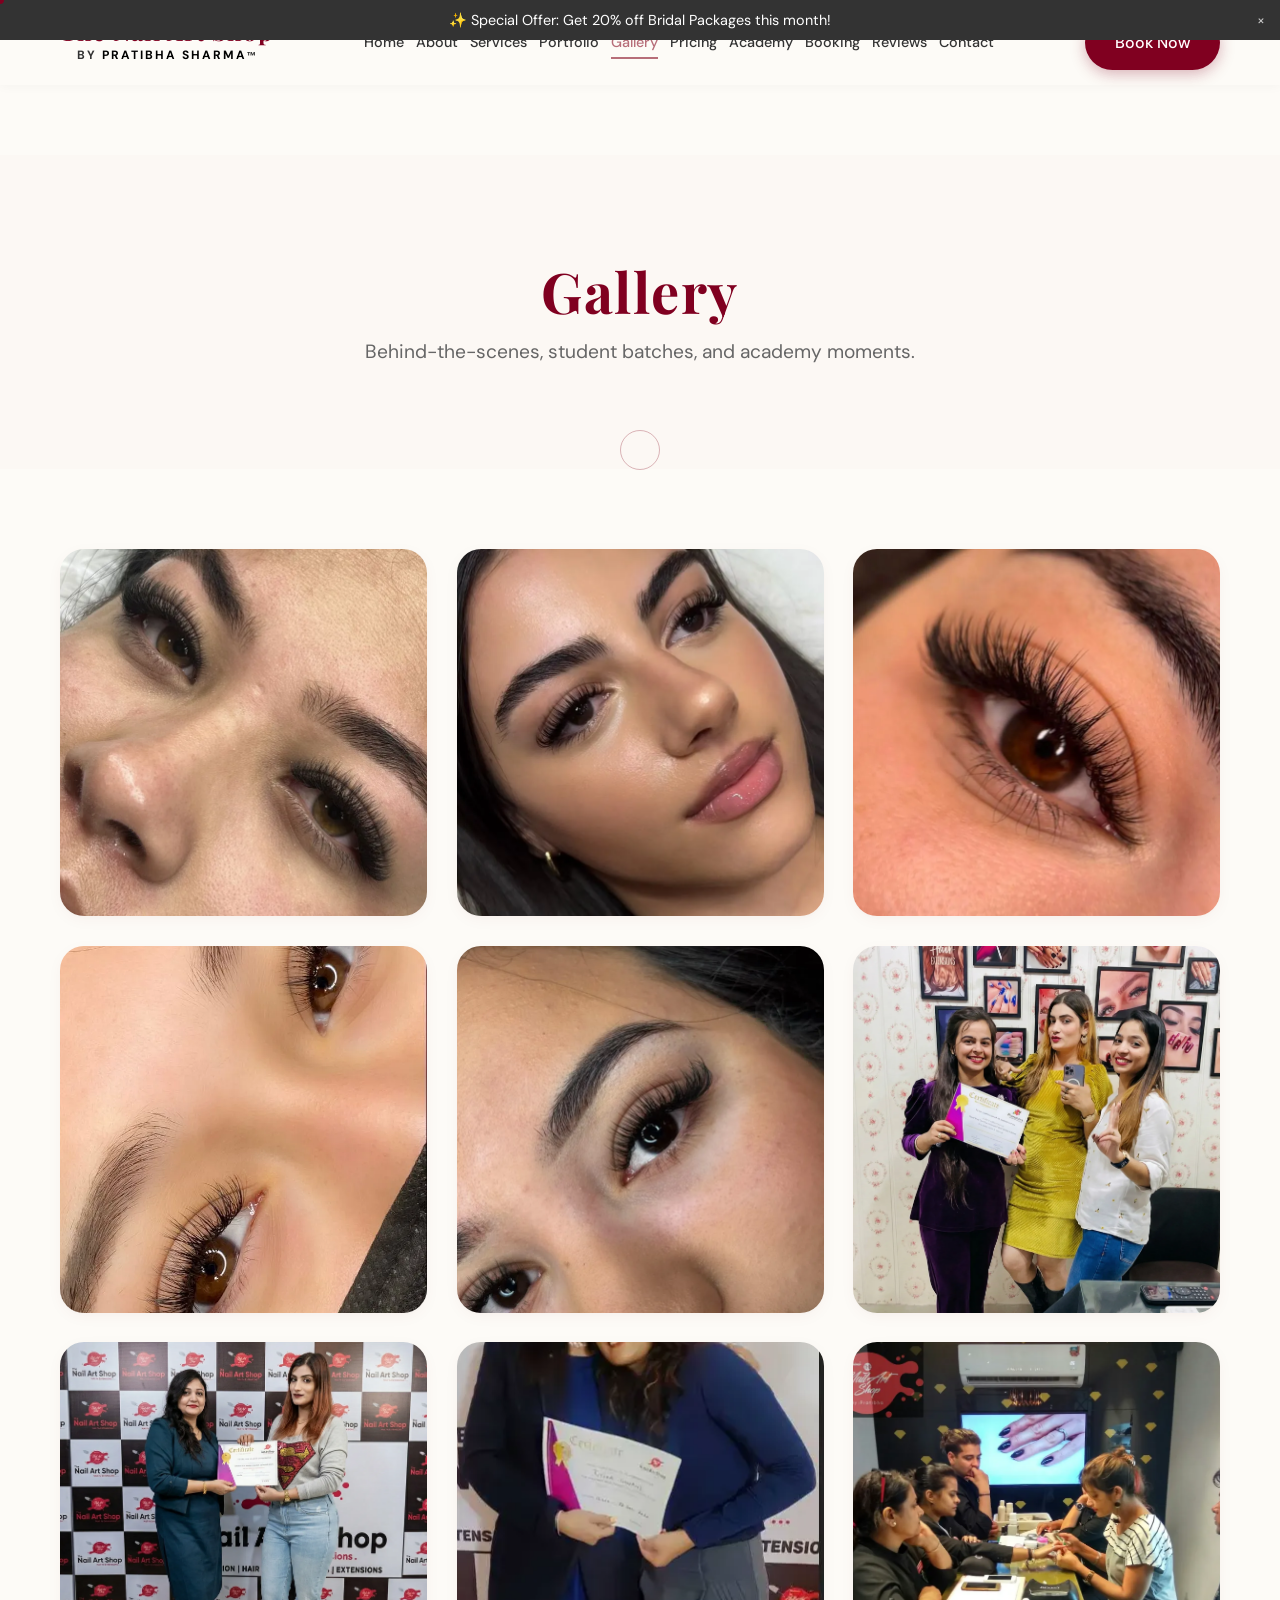
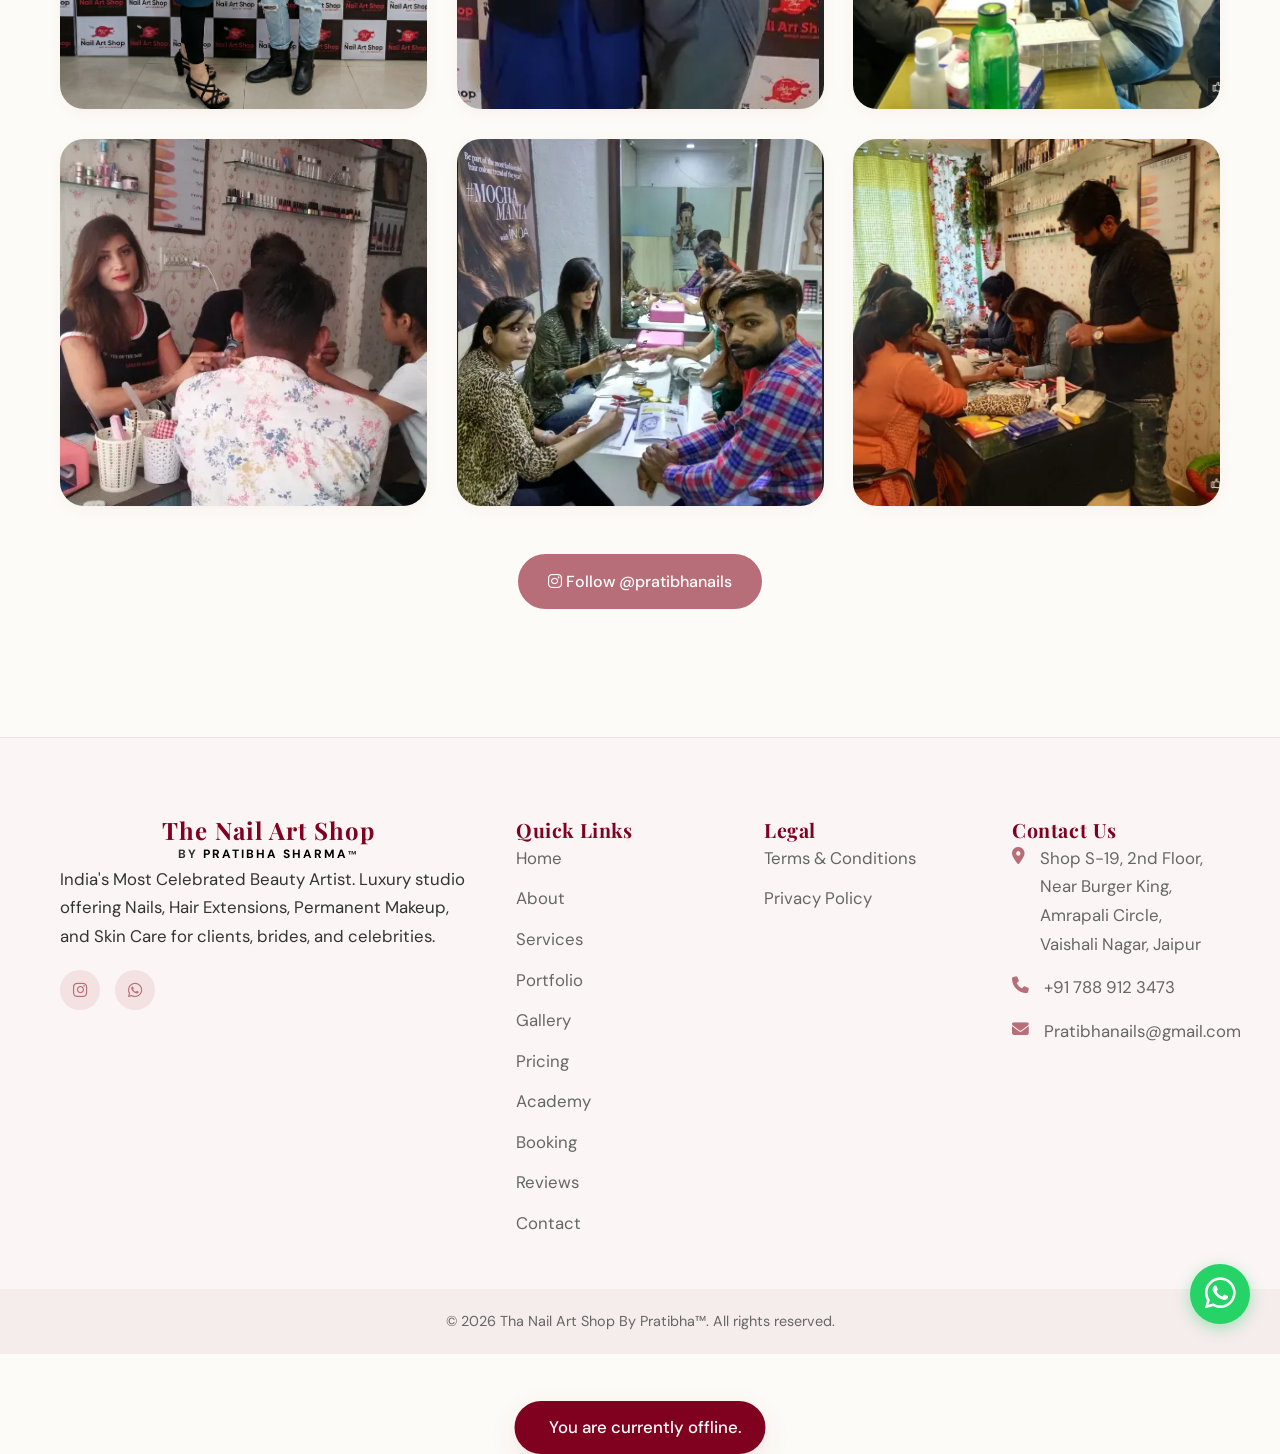
<file: gallery.html>
<!DOCTYPE html>
<html lang="en">
<head>
<!-- Google tag (gtag.js) -->
<script async src="https://www.googletagmanager.com/gtag/js?id=G-4FRKKSPNCN"></script>
<script>
  window.dataLayer = window.dataLayer || [];
  function gtag(){dataLayer.push(arguments);}
  gtag('js', new Date());

  gtag('config', 'G-4FRKKSPNCN');
</script>
    <meta charset="UTF-8">
    <meta name="viewport" content="width=device-width, initial-scale=1.0">
    <meta name="description" content="Luxury beauty studio in JaipurTha Nail Art Shop By Pratibha™. Offering premium Nails, Hair Extensions, Permanent Makeup, Hydra Facial, and Skin Care treatments.">
    <title>Gallery | Tha Nail Art Shop By Pratibha™</title>
    <link rel="icon" type="image/png" href="https://res.cloudinary.com/dz3ixer7i/image/upload/v1777385620/remove-photos-background-removed_vrqcuz.png">
    <link rel="preconnect" href="https://fonts.googleapis.com">
    <link rel="preconnect" href="https://fonts.gstatic.com" crossorigin>
    <link href="https://fonts.googleapis.com/css2?family=DM+Sans:opsz,wght@9..40,400;9..40,500;9..40,700&family=Playfair+Display:ital,wght@0,400;0,600;0,700;1,400&display=swap" rel="stylesheet">
    <link rel="stylesheet" href="https://cdnjs.cloudflare.com/ajax/libs/font-awesome/6.4.0/css/all.min.css">
    <link rel="preload" href="css/style.css" as="style">
    <link rel="stylesheet" href="css/style.css">

    <meta name="keywords" content="luxury nail art, Pratibha Sharma, The Nail Art Shop, Jaipur nail extensions, best nail artist India, bridal nails, home service nail art">
    <meta property="og:title" content="Tha Nail Art Shop By Pratibha™">
    <meta property="og:description" content="Luxury beauty studio in JaipurTha Nail Art Shop By Pratibha™. Offering premium Nails, Hair Extensions, Permanent Makeup, Hydra Facial, and Skin Care treatments.">
    <meta property="og:type" content="website">
    <meta property="og:url" content="https://pratibhanails.com/">
    <meta name="twitter:card" content="summary_large_image">
    <link rel="preconnect" href="https://res.cloudinary.com">
    <link rel="dns-prefetch" href="https://res.cloudinary.com">

<!-- SEO JSON-LD -->
<script type="application/ld+json">
{
  "@context": "https://schema.org",
  "@type": "BeautySalon",
  "name": "The Nail Art Shop By Pratibha Sharma",
  "image": "https://pratibhanails.com/images/logo.svg",
  "@id": "",
  "url": "https://pratibhanails.com",
  "telephone": "+917889123473",
  "address": {
    "@type": "PostalAddress",
    "addressLocality": "Jaipur",
    "addressRegion": "RJ",
    "addressCountry": "IN"
  },
  "geo": {
    "@type": "GeoCoordinates",
    "latitude": 26.9124,
    "longitude": 75.7873
  },
  "openingHoursSpecification": {
    "@type": "OpeningHoursSpecification",
    "dayOfWeek": [
      "Monday",
      "Tuesday",
      "Wednesday",
      "Thursday",
      "Friday",
      "Saturday",
      "Sunday"
    ],
    "opens": "10:00",
    "closes": "20:00"
  }
}
</script>
</head>
<body>
    
    <nav class="navbar" id="navbar">
        <div class="container nav-container">
            <a href="index.html" class="logo text-decoration-none" style="text-decoration: none;">
                <span class="logo-title">The Nail Art Shop</span>
                <span class="logo-subtitle">By <span style="color: black;">Pratibha Sharma</span><small>&trade;</small></span>
            </a>
            <div class="nav-links" id="navLinks">
                <a href="index.html">Home</a>
                <a href="about.html">About</a>
                <a href="services.html">Services</a>
                <a href="portfolio.html">Portfolio</a>
                <a href="gallery.html">Gallery</a>
                <a href="pricing.html">Pricing</a>
                <a href="academy.html">Academy</a>
                <a href="booking.html">Booking</a>
                <a href="reviews.html">Reviews</a>
                <a href="contact.html">Contact</a>
            </div>
            <div class="nav-actions">
                <a href="booking.html" class="btn btn-primary d-none-mobile">Book Now</a>
                <button class="mobile-menu-toggle" id="mobileMenuToggle" aria-label="Toggle menu">
                    <span></span><span></span><span></span>
                </button>
            </div>
        </div>
    </nav>

    <main>
        
            <section class="page-header slide-up">
                <div class="container text-center">
                    <h1 class="page-title fade-in">Gallery</h1>
                    <p class="page-subtitle fade-in delay-1">Behind-the-scenes, student batches, and academy moments.</p>
                </div>
            </section>
            <section class="section">
                <div class="container">
                    <div class="grid gallery-grid" id="galleryGrid">

    <div class="gallery-item img-hover">
        <img width="600" height="600" data-src="images/Eyelashes images by Pinterest - Copy/Eyelashes-images_(1).webp" alt="Inside" loading="lazy" decoding="async">
    </div>
    
    <div class="gallery-item img-hover">
        <img width="600" height="600" data-src="images/Eyelashes images by Pinterest - Copy/Eyelashes-images_(2).webp" alt="Work" loading="lazy" decoding="async">
    </div>
    
    <div class="gallery-item img-hover">
        <img width="600" height="600" data-src="images/Eyelashes images by Pinterest - Copy/Eyelashes-images_(3).webp" alt="Work" loading="lazy" decoding="async">
    </div>
    
    <div class="gallery-item img-hover">
        <img width="600" height="600" data-src="images/Eyelashes images by Pinterest - Copy/Eyelashes-images_(4).webp" alt="Work" loading="lazy" decoding="async">
    </div>
    
    <div class="gallery-item img-hover">
        <img width="600" height="600" data-src="images/Eyelashes images by Pinterest - Copy/Eyelashes-images_(5).webp" alt="Doing" loading="lazy" decoding="async">
    </div>
    
    <div class="gallery-item img-hover">
        <img width="600" height="600" data-src="images/awards/Taking-awards_(2).webp" alt="Award" loading="lazy" decoding="async">
    </div>
    
    <div class="gallery-item img-hover">
        <img width="600" height="600" data-src="images/awards/Taking-awards_(4).webp" alt="Award" loading="lazy" decoding="async">
    </div>
    
    <div class="gallery-item img-hover">
        <img width="600" height="600" data-src="images/awards/Taking-awards_(5).webp" alt="Award" loading="lazy" decoding="async">
    </div>
    
    <div class="gallery-item img-hover">
        <img width="600" height="600" data-src="images/bts/Behind-the-scene_(1).webp" alt="Award" loading="lazy" decoding="async">
    </div>
    
    <div class="gallery-item img-hover">
        <img width="600" height="600" data-src="images/bts/Behind-the-scene_(2).webp" alt="Academy" loading="lazy" decoding="async">
    </div>
    
    <div class="gallery-item img-hover">
        <img width="600" height="600" data-src="images/bts/Behind-the-scene_(3).webp" alt="Celebrity" loading="lazy" decoding="async">
    </div>
    
    <div class="gallery-item img-hover">
        <img width="600" height="600" data-src="images/bts/Behind-the-scene_(4).webp" alt="Celebrity" loading="lazy" decoding="async">
    </div>
    
                    </div>
                    <div class="text-center mt-5">
                        <a href="https://instagram.com/pratibhanails" class="btn btn-outline" target="_blank"><i class="fab fa-instagram"></i> Follow @pratibhanails</a>
                    </div>
                </div>
            </section>
        
    </main>
    
    <footer class="footer">
        <div class="container footer-container">
            <div class="footer-col brand-col">
                <div class="logo">
                    <span class="logo-title">The Nail Art Shop</span>
                    <span class="logo-subtitle">By <span style="color: black;">Pratibha Sharma</span><small>&trade;</small></span>
                </div>
                <p>India's Most Celebrated Beauty Artist. Luxury studio offering Nails, Hair Extensions, Permanent Makeup, and Skin Care for clients, brides, and celebrities.</p>
                <div class="social-links">
                    <a href="https://instagram.com/pratibhanails" target="_blank" aria-label="Instagram"><i class="fab fa-instagram"></i></a>
                    <a href="https://wa.me/917889123473" target="_blank" aria-label="WhatsApp"><i class="fab fa-whatsapp"></i></a>
                </div>
            </div>
            <div class="footer-col">
                <h3>Quick Links</h3>
                <ul class="footer-links">
                    <li><a href="index.html">Home</a></li>
                    <li><a href="about.html">About</a></li>
                    <li><a href="services.html">Services</a></li>
                    <li><a href="portfolio.html">Portfolio</a></li>
                    <li><a href="gallery.html">Gallery</a></li>
                    <li><a href="pricing.html">Pricing</a></li>
                    <li><a href="academy.html">Academy</a></li>
                    <li><a href="booking.html">Booking</a></li>
                    <li><a href="reviews.html">Reviews</a></li>
                    <li><a href="contact.html">Contact</a></li>
                </ul>
            </div>
            <div class="footer-col">
                <h3>Legal</h3>
                <ul class="footer-links">
                    <li><a href="terms.html">Terms & Conditions</a></li>
                    <li><a href="privacy.html">Privacy Policy</a></li>
                </ul>
            </div>
            <div class="footer-col">
                <h3>Contact Us</h3>
                <ul class="contact-info">
                    <li><i class="fas fa-map-marker-alt"></i> <span>Shop S-19, 2nd Floor, Near Burger King, Amrapali Circle, Vaishali Nagar, Jaipur</span></li>
                    <li><i class="fas fa-phone"></i> <span>+91 788 912 3473</span></li>
                    <li><i class="fas fa-envelope"></i> <span>Pratibhanails@gmail.com</span></li>
                </ul>
            </div>
        </div>
        <div class="footer-bottom">
            <div class="container">
                <p>&copy; 2026 Tha Nail Art Shop By Pratibha™. All rights reserved.</p>
            </div>
        </div>
    </footer>
    <a href="https://wa.me/917889123473?text=Hi%2C%20I%20would%20like%20to%20book%20an%20appointment" class="floating-whatsapp" target="_blank" aria-label="Book on WhatsApp">
        <i class="fab fa-whatsapp"></i>
    </a>
    <script src="js/main.js" defer></script>

</body>
</html>
</file>
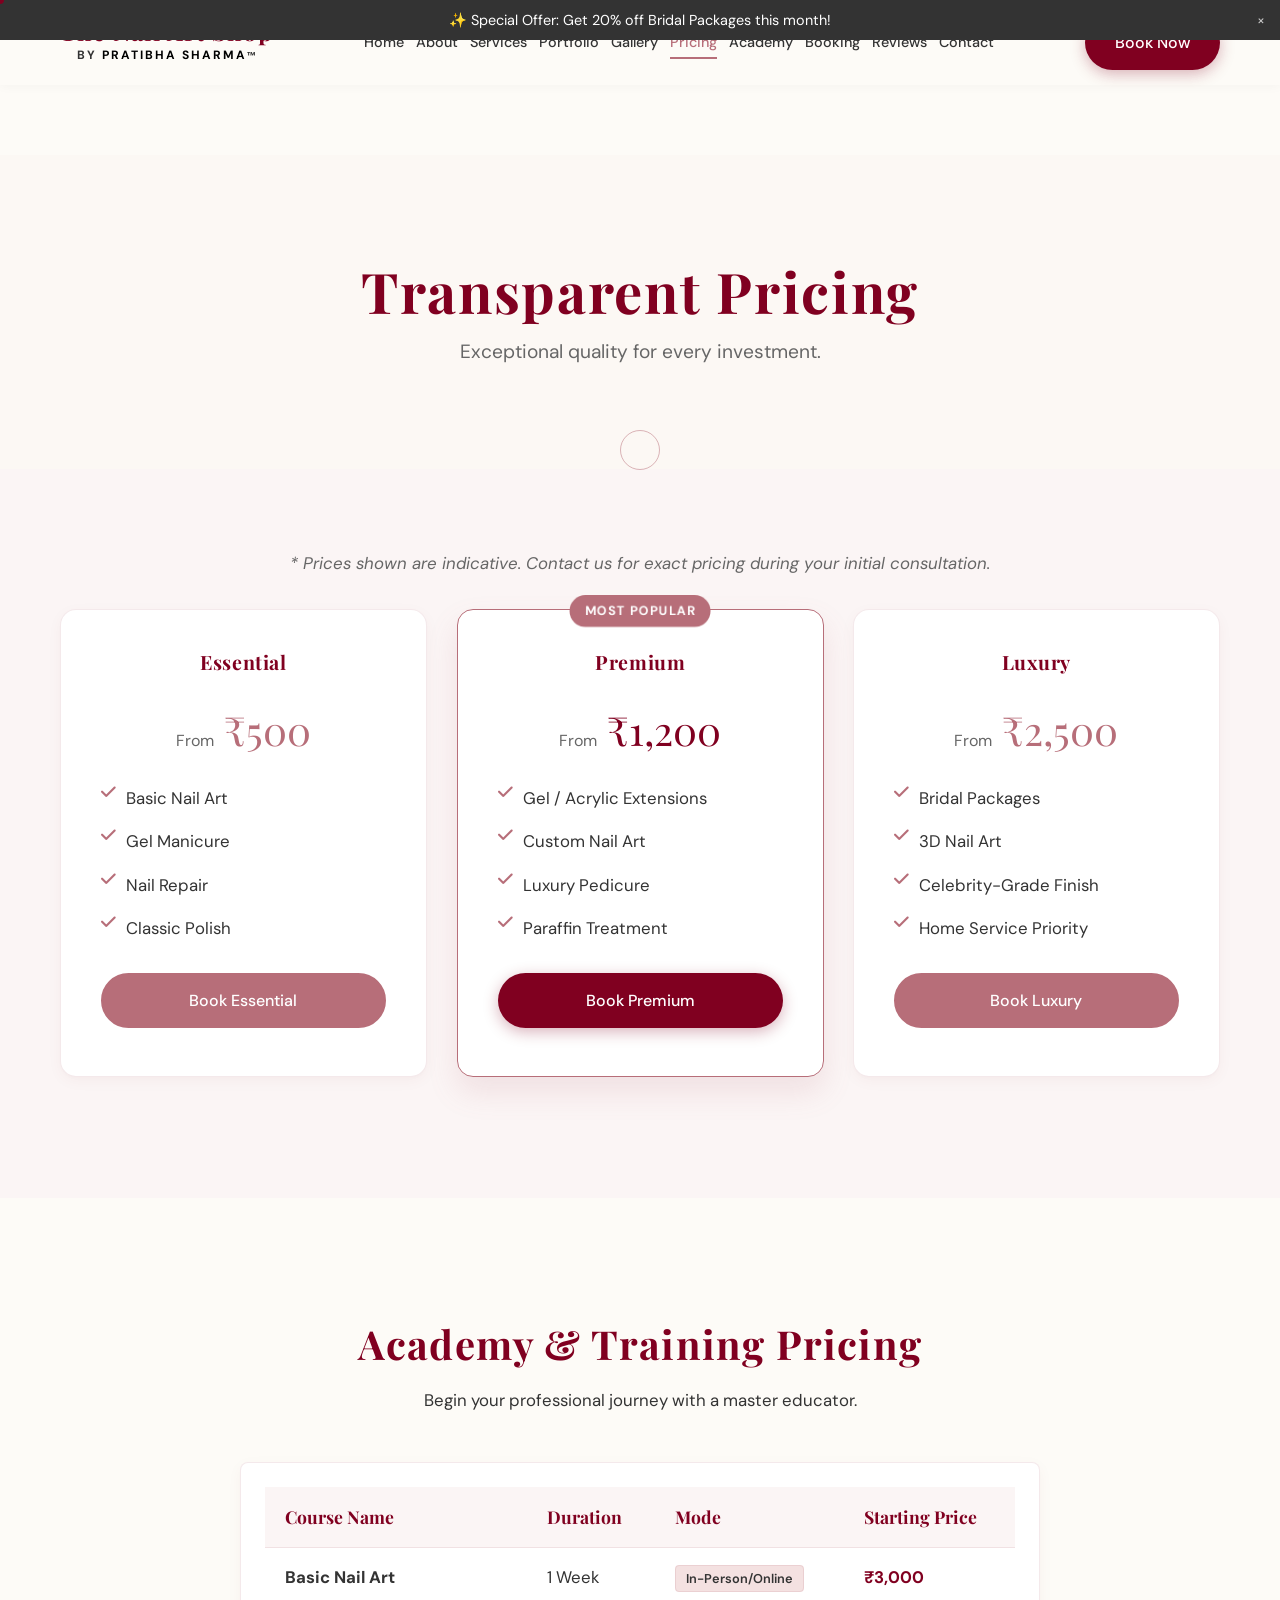
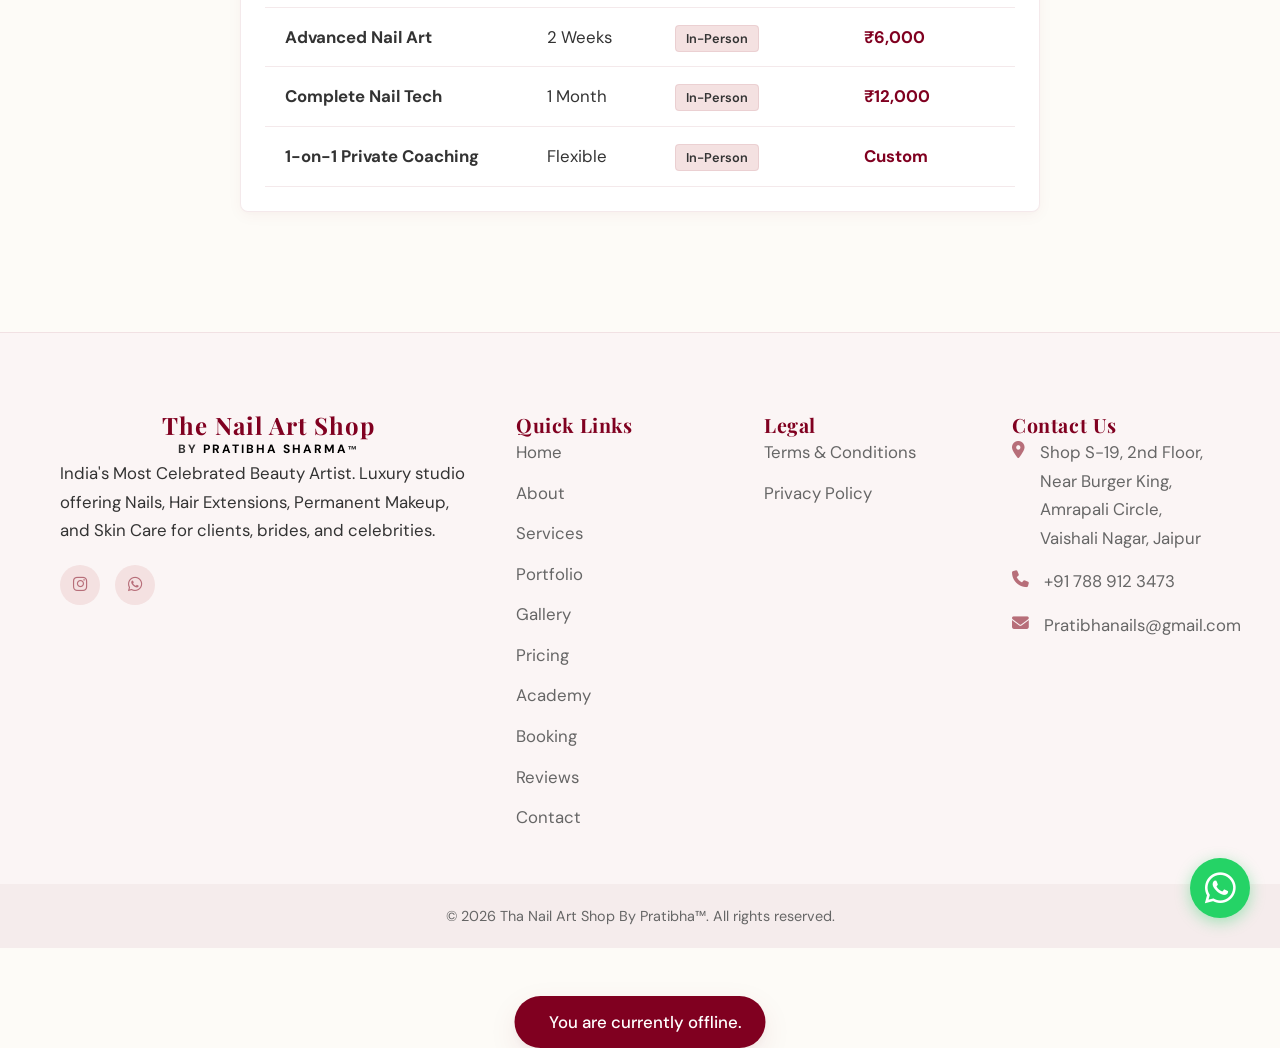
<file: pricing.html>
<!DOCTYPE html>
<html lang="en">
<head>
<!-- Google tag (gtag.js) -->
<script async src="https://www.googletagmanager.com/gtag/js?id=G-4FRKKSPNCN"></script>
<script>
  window.dataLayer = window.dataLayer || [];
  function gtag(){dataLayer.push(arguments);}
  gtag('js', new Date());

  gtag('config', 'G-4FRKKSPNCN');
</script>
    <meta charset="UTF-8">
    <meta name="viewport" content="width=device-width, initial-scale=1.0">
    <meta name="description" content="Luxury beauty studio in JaipurTha Nail Art Shop By Pratibha™. Offering premium Nails, Hair Extensions, Permanent Makeup, Hydra Facial, and Skin Care treatments.">
    <title>Pricing | Tha Nail Art Shop By Pratibha™</title>
    <link rel="icon" type="image/png" href="https://res.cloudinary.com/dz3ixer7i/image/upload/v1777385620/remove-photos-background-removed_vrqcuz.png">
    <link rel="preconnect" href="https://fonts.googleapis.com">
    <link rel="preconnect" href="https://fonts.gstatic.com" crossorigin>
    <link href="https://fonts.googleapis.com/css2?family=DM+Sans:opsz,wght@9..40,400;9..40,500;9..40,700&family=Playfair+Display:ital,wght@0,400;0,600;0,700;1,400&display=swap" rel="stylesheet">
    <link rel="stylesheet" href="https://cdnjs.cloudflare.com/ajax/libs/font-awesome/6.4.0/css/all.min.css">
    <link rel="preload" href="css/style.css" as="style">
    <link rel="stylesheet" href="css/style.css">

    <meta name="keywords" content="luxury nail art, Pratibha Sharma, The Nail Art Shop, Jaipur nail extensions, best nail artist India, bridal nails, home service nail art">
    <meta property="og:title" content="Tha Nail Art Shop By Pratibha™">
    <meta property="og:description" content="Luxury beauty studio in JaipurTha Nail Art Shop By Pratibha™. Offering premium Nails, Hair Extensions, Permanent Makeup, Hydra Facial, and Skin Care treatments.">
    <meta property="og:type" content="website">
    <meta property="og:url" content="https://pratibhanails.com/">
    <meta name="twitter:card" content="summary_large_image">
    <link rel="preconnect" href="https://res.cloudinary.com">
    <link rel="dns-prefetch" href="https://res.cloudinary.com">

<!-- SEO JSON-LD -->
<script type="application/ld+json">
{
  "@context": "https://schema.org",
  "@type": "BeautySalon",
  "name": "The Nail Art Shop By Pratibha Sharma",
  "image": "https://pratibhanails.com/images/logo.svg",
  "@id": "",
  "url": "https://pratibhanails.com",
  "telephone": "+917889123473",
  "address": {
    "@type": "PostalAddress",
    "addressLocality": "Jaipur",
    "addressRegion": "RJ",
    "addressCountry": "IN"
  },
  "geo": {
    "@type": "GeoCoordinates",
    "latitude": 26.9124,
    "longitude": 75.7873
  },
  "openingHoursSpecification": {
    "@type": "OpeningHoursSpecification",
    "dayOfWeek": [
      "Monday",
      "Tuesday",
      "Wednesday",
      "Thursday",
      "Friday",
      "Saturday",
      "Sunday"
    ],
    "opens": "10:00",
    "closes": "20:00"
  }
}
</script>
</head>
<body>
    
    <nav class="navbar" id="navbar">
        <div class="container nav-container">
            <a href="index.html" class="logo text-decoration-none" style="text-decoration: none;">
                <span class="logo-title">The Nail Art Shop</span>
                <span class="logo-subtitle">By <span style="color: black;">Pratibha Sharma</span><small>&trade;</small></span>
            </a>
            <div class="nav-links" id="navLinks">
                <a href="index.html">Home</a>
                <a href="about.html">About</a>
                <a href="services.html">Services</a>
                <a href="portfolio.html">Portfolio</a>
                <a href="gallery.html">Gallery</a>
                <a href="pricing.html">Pricing</a>
                <a href="academy.html">Academy</a>
                <a href="booking.html">Booking</a>
                <a href="reviews.html">Reviews</a>
                <a href="contact.html">Contact</a>
            </div>
            <div class="nav-actions">
                <a href="booking.html" class="btn btn-primary d-none-mobile">Book Now</a>
                <button class="mobile-menu-toggle" id="mobileMenuToggle" aria-label="Toggle menu">
                    <span></span><span></span><span></span>
                </button>
            </div>
        </div>
    </nav>

    <main>
        
            <section class="page-header slide-up">
                <div class="container text-center">
                    <h1 class="page-title fade-in">Transparent Pricing</h1>
                    <p class="page-subtitle fade-in delay-1">Exceptional quality for every investment.</p>
                </div>
            </section>
            <section class="section bg-soft">
                <div class="container">
                    <p class="text-center mb-4 text-muted"><em>* Prices shown are indicative. Contact us for exact pricing during your initial consultation.</em></p>
                    
                    <div class="pricing-cards grid">
                        <div class="pricing-card card-hover fade-in slide-up delay-1">
                            <h3>Essential</h3>
                            <div class="price-val"><span>From</span> ₹500</div>
                            <ul class="pricing-features">
                                <li><i class="fas fa-check text-rose"></i> Basic Nail Art</li>
                                <li><i class="fas fa-check text-rose"></i> Gel Manicure</li>
                                <li><i class="fas fa-check text-rose"></i> Nail Repair</li>
                                <li><i class="fas fa-check text-rose"></i> Classic Polish</li>
                            </ul>
                            <a href="https://wa.me/917889123473" class="btn btn-outline w-100" target="_blank">Book Essential</a>
                        </div>
                        <div class="pricing-card popular fade-in slide-up delay-2">
                            <div class="pricing-badge">MOST POPULAR</div>
                            <h3>Premium</h3>
                            <div class="price-val text-burgundy"><span>From</span> ₹1,200</div>
                            <ul class="pricing-features">
                                <li><i class="fas fa-check text-rose"></i> Gel / Acrylic Extensions</li>
                                <li><i class="fas fa-check text-rose"></i> Custom Nail Art</li>
                                <li><i class="fas fa-check text-rose"></i> Luxury Pedicure</li>
                                <li><i class="fas fa-check text-rose"></i> Paraffin Treatment</li>
                            </ul>
                            <a href="https://wa.me/917889123473" class="btn btn-primary w-100" target="_blank">Book Premium</a>
                        </div>
                        <div class="pricing-card card-hover fade-in slide-up delay-3">
                            <h3>Luxury</h3>
                            <div class="price-val"><span>From</span> ₹2,500</div>
                            <ul class="pricing-features">
                                <li><i class="fas fa-check text-rose"></i> Bridal Packages</li>
                                <li><i class="fas fa-check text-rose"></i> 3D Nail Art</li>
                                <li><i class="fas fa-check text-rose"></i> Celebrity-Grade Finish</li>
                                <li><i class="fas fa-check text-rose"></i> Home Service Priority</li>
                            </ul>
                            <a href="https://wa.me/917889123473" class="btn btn-outline w-100" target="_blank">Book Luxury</a>
                        </div>
                    </div>
                </div>
            </section>

            <section class="section">
                <div class="container">
                    <div class="section-header text-center">
                        <h2 class="section-title">Academy & Training Pricing</h2>
                        <p>Begin your professional journey with a master educator.</p>
                    </div>
                    <div class="table-responsive bg-white rounded shadow-sm p-4 border mx-auto max-w-lg">
                        <table class="pricing-table">
                            <thead>
                                <tr>
                                    <th>Course Name</th>
                                    <th>Duration</th>
                                    <th>Mode</th>
                                    <th>Starting Price</th>
                                </tr>
                            </thead>
                            <tbody>
                                <tr>
                                    <td><strong>Basic Nail Art</strong></td>
                                    <td>1 Week</td>
                                    <td><span class="badge-sm">In-Person/Online</span></td>
                                    <td class="font-bold text-burgundy">₹3,000</td>
                                </tr>
                                <tr>
                                    <td><strong>Advanced Nail Art</strong></td>
                                    <td>2 Weeks</td>
                                    <td><span class="badge-sm">In-Person</span></td>
                                    <td class="font-bold text-burgundy">₹6,000</td>
                                </tr>
                                <tr>
                                    <td><strong>Complete Nail Tech</strong></td>
                                    <td>1 Month</td>
                                    <td><span class="badge-sm">In-Person</span></td>
                                    <td class="font-bold text-burgundy">₹12,000</td>
                                </tr>
                                <tr>
                                    <td><strong>1-on-1 Private Coaching</strong></td>
                                    <td>Flexible</td>
                                    <td><span class="badge-sm">In-Person</span></td>
                                    <td class="font-bold text-burgundy">Custom</td>
                                </tr>
                            </tbody>
                        </table>
                    </div>
                </div>
            </section>
        
    </main>
    
    <footer class="footer">
        <div class="container footer-container">
            <div class="footer-col brand-col">
                <div class="logo">
                    <span class="logo-title">The Nail Art Shop</span>
                    <span class="logo-subtitle">By <span style="color: black;">Pratibha Sharma</span><small>&trade;</small></span>
                </div>
                <p>India's Most Celebrated Beauty Artist. Luxury studio offering Nails, Hair Extensions, Permanent Makeup, and Skin Care for clients, brides, and celebrities.</p>
                <div class="social-links">
                    <a href="https://instagram.com/pratibhanails" target="_blank" aria-label="Instagram"><i class="fab fa-instagram"></i></a>
                    <a href="https://wa.me/917889123473" target="_blank" aria-label="WhatsApp"><i class="fab fa-whatsapp"></i></a>
                </div>
            </div>
            <div class="footer-col">
                <h3>Quick Links</h3>
                <ul class="footer-links">
                    <li><a href="index.html">Home</a></li>
                    <li><a href="about.html">About</a></li>
                    <li><a href="services.html">Services</a></li>
                    <li><a href="portfolio.html">Portfolio</a></li>
                    <li><a href="gallery.html">Gallery</a></li>
                    <li><a href="pricing.html">Pricing</a></li>
                    <li><a href="academy.html">Academy</a></li>
                    <li><a href="booking.html">Booking</a></li>
                    <li><a href="reviews.html">Reviews</a></li>
                    <li><a href="contact.html">Contact</a></li>
                </ul>
            </div>
            <div class="footer-col">
                <h3>Legal</h3>
                <ul class="footer-links">
                    <li><a href="terms.html">Terms & Conditions</a></li>
                    <li><a href="privacy.html">Privacy Policy</a></li>
                </ul>
            </div>
            <div class="footer-col">
                <h3>Contact Us</h3>
                <ul class="contact-info">
                    <li><i class="fas fa-map-marker-alt"></i> <span>Shop S-19, 2nd Floor, Near Burger King, Amrapali Circle, Vaishali Nagar, Jaipur</span></li>
                    <li><i class="fas fa-phone"></i> <span>+91 788 912 3473</span></li>
                    <li><i class="fas fa-envelope"></i> <span>Pratibhanails@gmail.com</span></li>
                </ul>
            </div>
        </div>
        <div class="footer-bottom">
            <div class="container">
                <p>&copy; 2026 Tha Nail Art Shop By Pratibha™. All rights reserved.</p>
            </div>
        </div>
    </footer>
    <a href="https://wa.me/917889123473?text=Hi%2C%20I%20would%20like%20to%20book%20an%20appointment" class="floating-whatsapp" target="_blank" aria-label="Book on WhatsApp">
        <i class="fab fa-whatsapp"></i>
    </a>
    <script src="js/main.js" defer></script>

</body>
</html>
</file>
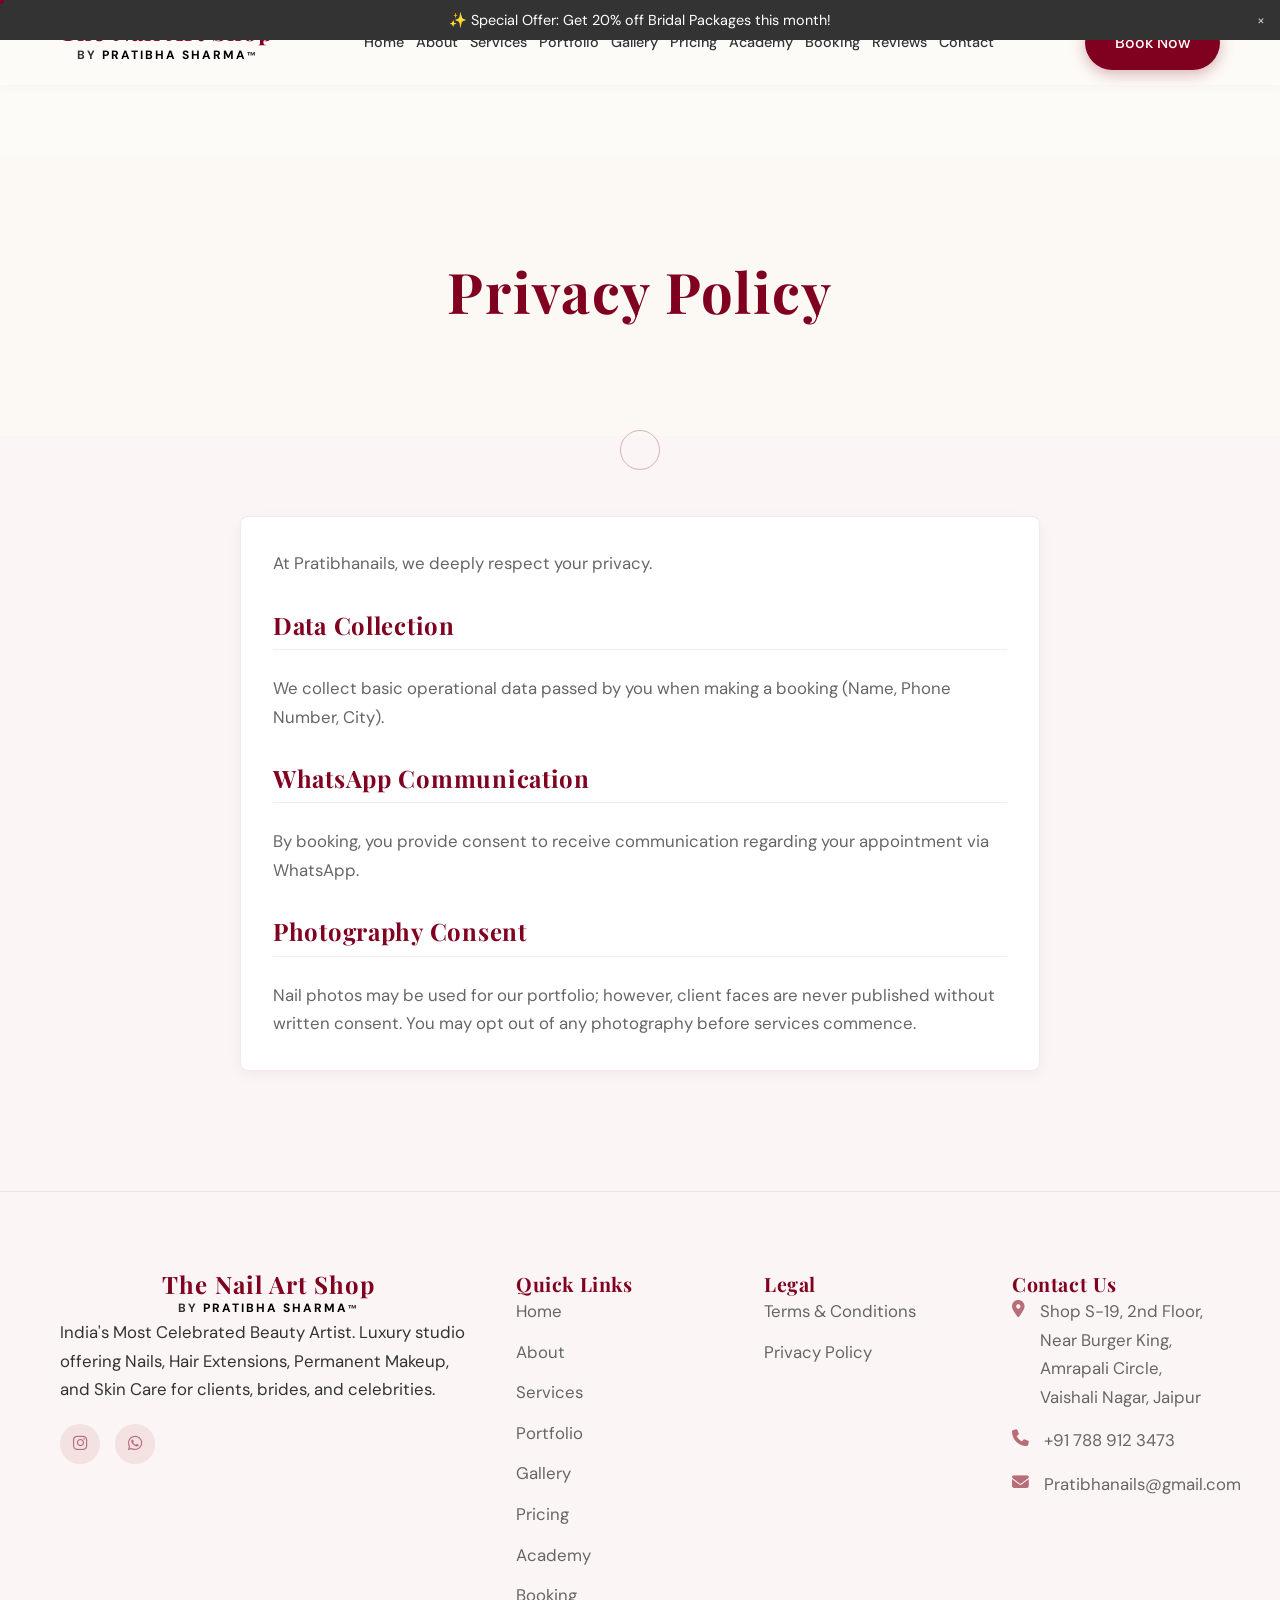
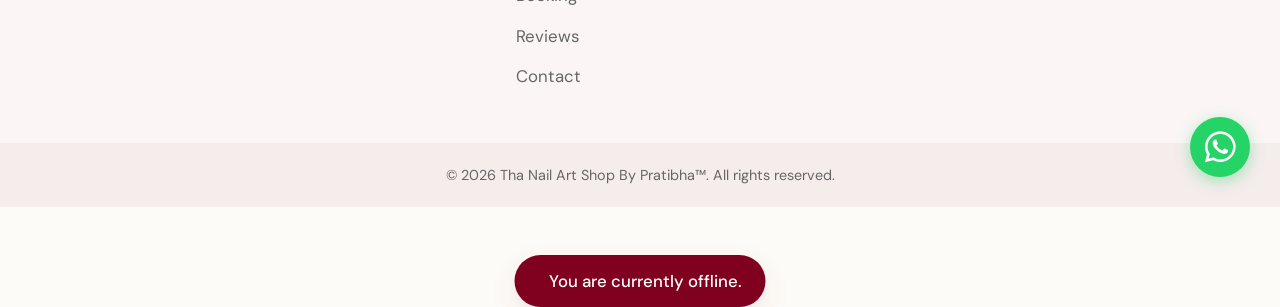
<file: privacy.html>
<!DOCTYPE html>
<html lang="en">
<head>
<!-- Google tag (gtag.js) -->
<script async src="https://www.googletagmanager.com/gtag/js?id=G-4FRKKSPNCN"></script>
<script>
  window.dataLayer = window.dataLayer || [];
  function gtag(){dataLayer.push(arguments);}
  gtag('js', new Date());

  gtag('config', 'G-4FRKKSPNCN');
</script>
    <meta charset="UTF-8">
    <meta name="viewport" content="width=device-width, initial-scale=1.0">
    <meta name="description" content="Luxury beauty studio in JaipurTha Nail Art Shop By Pratibha™. Offering premium Nails, Hair Extensions, Permanent Makeup, Hydra Facial, and Skin Care treatments.">
    <title>Privacy Policy | Tha Nail Art Shop By Pratibha™</title>
    <link rel="preconnect" href="https://fonts.googleapis.com">
    <link rel="preconnect" href="https://fonts.gstatic.com" crossorigin>
    <link href="https://fonts.googleapis.com/css2?family=DM+Sans:opsz,wght@9..40,400;9..40,500;9..40,700&family=Playfair+Display:ital,wght@0,400;0,600;0,700;1,400&display=swap" rel="stylesheet">
    <link rel="stylesheet" href="https://cdnjs.cloudflare.com/ajax/libs/font-awesome/6.4.0/css/all.min.css">
<link rel="icon" type="image/png" href="https://res.cloudinary.com/dz3ixer7i/image/upload/v1777385620/remove-photos-background-removed_vrqcuz.png">
    <link rel="preload" href="css/style.css" as="style">
    <link rel="stylesheet" href="css/style.css">

    <meta name="keywords" content="luxury nail art, Pratibha Sharma, The Nail Art Shop, Jaipur nail extensions, best nail artist India, bridal nails, home service nail art">
    <meta property="og:title" content="Tha Nail Art Shop By Pratibha™">
    <meta property="og:description" content="Luxury beauty studio in JaipurTha Nail Art Shop By Pratibha™. Offering premium Nails, Hair Extensions, Permanent Makeup, Hydra Facial, and Skin Care treatments.">
    <meta property="og:type" content="website">
    <meta property="og:url" content="https://pratibhanails.com/">
    <meta name="twitter:card" content="summary_large_image">
    <link rel="preconnect" href="https://res.cloudinary.com">
    <link rel="dns-prefetch" href="https://res.cloudinary.com">

<!-- SEO JSON-LD -->
<script type="application/ld+json">
{
  "@context": "https://schema.org",
  "@type": "BeautySalon",
  "name": "The Nail Art Shop By Pratibha Sharma",
  "image": "https://pratibhanails.com/images/logo.svg",
  "@id": "",
  "url": "https://pratibhanails.com",
  "telephone": "+917889123473",
  "address": {
    "@type": "PostalAddress",
    "addressLocality": "Jaipur",
    "addressRegion": "RJ",
    "addressCountry": "IN"
  },
  "geo": {
    "@type": "GeoCoordinates",
    "latitude": 26.9124,
    "longitude": 75.7873
  },
  "openingHoursSpecification": {
    "@type": "OpeningHoursSpecification",
    "dayOfWeek": [
      "Monday",
      "Tuesday",
      "Wednesday",
      "Thursday",
      "Friday",
      "Saturday",
      "Sunday"
    ],
    "opens": "10:00",
    "closes": "20:00"
  }
}
</script>
</head>
<body>
    
    <nav class="navbar" id="navbar">
        <div class="container nav-container">
            <a href="index.html" class="logo text-decoration-none" style="text-decoration: none;">
                <span class="logo-title">The Nail Art Shop</span>
                <span class="logo-subtitle">By <span style="color: black;">Pratibha Sharma</span><small>&trade;</small></span>
            </a>
            <div class="nav-links" id="navLinks">
                <a href="index.html">Home</a>
                <a href="about.html">About</a>
                <a href="services.html">Services</a>
                <a href="portfolio.html">Portfolio</a>
                <a href="gallery.html">Gallery</a>
                <a href="pricing.html">Pricing</a>
                <a href="academy.html">Academy</a>
                <a href="booking.html">Booking</a>
                <a href="reviews.html">Reviews</a>
                <a href="contact.html">Contact</a>
            </div>
            <div class="nav-actions">
                <a href="booking.html" class="btn btn-primary d-none-mobile">Book Now</a>
                <button class="mobile-menu-toggle" id="mobileMenuToggle" aria-label="Toggle menu">
                    <span></span><span></span><span></span>
                </button>
            </div>
        </div>
    </nav>

    <main>
        
            <section class="page-header slide-up">
                <div class="container text-center">
                    <h1 class="page-title fade-in">Privacy Policy</h1>
                </div>
            </section>
            <section class="section bg-soft">
                <div class="container max-w-lg bg-white p-5 rounded border shadow-sm mx-auto">
                    <p class="text-muted mb-4 lead">At Pratibhanails, we deeply respect your privacy.</p>
                    
                    <h3 class="font-playfair text-xl mb-3 text-burgundy border-bottom pb-2">Data Collection</h3>
                    <p class="text-muted mb-4">We collect basic operational data passed by you when making a booking (Name, Phone Number, City).</p>

                    <h3 class="font-playfair text-xl mb-3 text-burgundy border-bottom pb-2">WhatsApp Communication</h3>
                    <p class="text-muted mb-4">By booking, you provide consent to receive communication regarding your appointment via WhatsApp.</p>

                    <h3 class="font-playfair text-xl mb-3 text-burgundy border-bottom pb-2">Photography Consent</h3>
                    <p class="text-muted mb-0">Nail photos may be used for our portfolio; however, client faces are never published without written consent. You may opt out of any photography before services commence.</p>
                </div>
            </section>
        
    </main>
    
    <footer class="footer">
        <div class="container footer-container">
            <div class="footer-col brand-col">
                <div class="logo">
                    <span class="logo-title">The Nail Art Shop</span>
                    <span class="logo-subtitle">By <span style="color: black;">Pratibha Sharma</span><small>&trade;</small></span>
                </div>
                <p>India's Most Celebrated Beauty Artist. Luxury studio offering Nails, Hair Extensions, Permanent Makeup, and Skin Care for clients, brides, and celebrities.</p>
                <div class="social-links">
                    <a href="https://instagram.com/pratibhanails" target="_blank" aria-label="Instagram"><i class="fab fa-instagram"></i></a>
                    <a href="https://wa.me/917889123473" target="_blank" aria-label="WhatsApp"><i class="fab fa-whatsapp"></i></a>
                </div>
            </div>
            <div class="footer-col">
                <h3>Quick Links</h3>
                <ul class="footer-links">
                    <li><a href="index.html">Home</a></li>
                    <li><a href="about.html">About</a></li>
                    <li><a href="services.html">Services</a></li>
                    <li><a href="portfolio.html">Portfolio</a></li>
                    <li><a href="gallery.html">Gallery</a></li>
                    <li><a href="pricing.html">Pricing</a></li>
                    <li><a href="academy.html">Academy</a></li>
                    <li><a href="booking.html">Booking</a></li>
                    <li><a href="reviews.html">Reviews</a></li>
                    <li><a href="contact.html">Contact</a></li>
                </ul>
            </div>
            <div class="footer-col">
                <h3>Legal</h3>
                <ul class="footer-links">
                    <li><a href="terms.html">Terms & Conditions</a></li>
                    <li><a href="privacy.html">Privacy Policy</a></li>
                </ul>
            </div>
            <div class="footer-col">
                <h3>Contact Us</h3>
                <ul class="contact-info">
                    <li><i class="fas fa-map-marker-alt"></i> <span>Shop S-19, 2nd Floor, Near Burger King, Amrapali Circle, Vaishali Nagar, Jaipur</span></li>
                    <li><i class="fas fa-phone"></i> <span>+91 788 912 3473</span></li>
                    <li><i class="fas fa-envelope"></i> <span>Pratibhanails@gmail.com</span></li>
                </ul>
            </div>
        </div>
        <div class="footer-bottom">
            <div class="container">
                <p>&copy; 2026 Tha Nail Art Shop By Pratibha™. All rights reserved.</p>
            </div>
        </div>
    </footer>
    <a href="https://wa.me/917889123473?text=Hi%2C%20I%20would%20like%20to%20book%20an%20appointment" class="floating-whatsapp" target="_blank" aria-label="Book on WhatsApp">
        <i class="fab fa-whatsapp"></i>
    </a>
    <script src="js/main.js" defer></script>

</body>
</html>
</file>
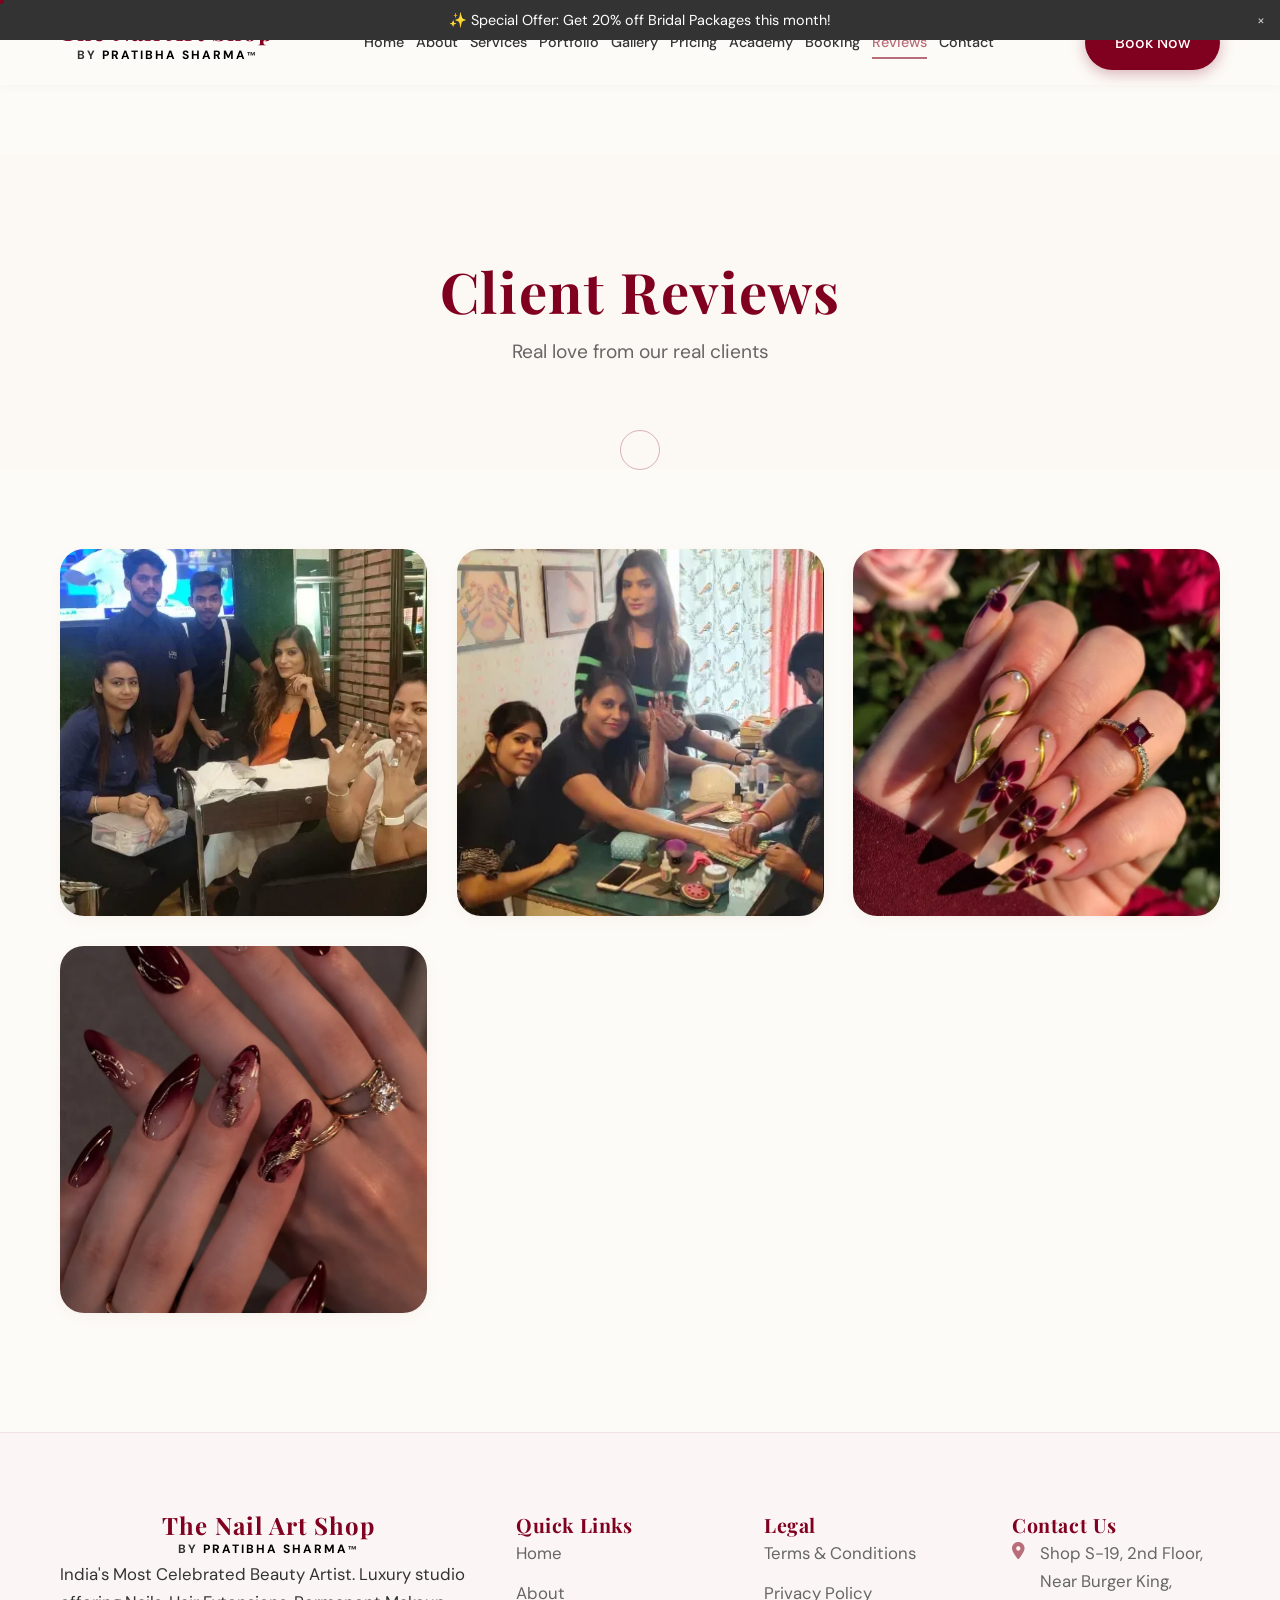
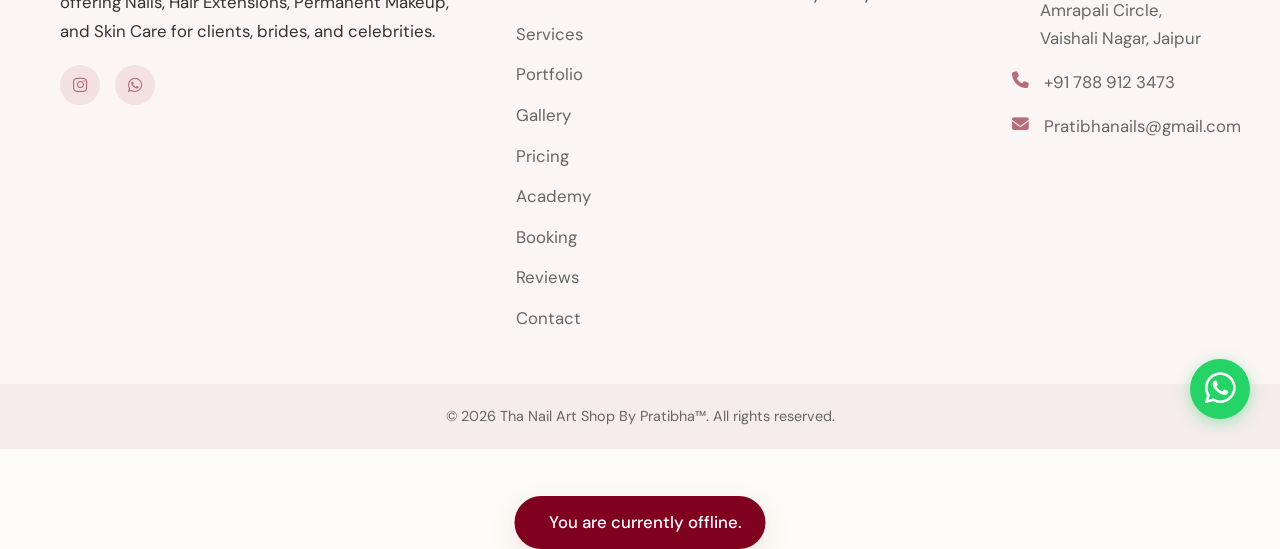
<file: reviews.html>
<!DOCTYPE html>
<html lang="en">
<head>
<!-- Google tag (gtag.js) -->
<script async src="https://www.googletagmanager.com/gtag/js?id=G-4FRKKSPNCN"></script>
<script>
  window.dataLayer = window.dataLayer || [];
  function gtag(){dataLayer.push(arguments);}
  gtag('js', new Date());

  gtag('config', 'G-4FRKKSPNCN');
</script>
    <meta charset="UTF-8">
    <meta name="viewport" content="width=device-width, initial-scale=1.0">
    <meta name="description" content="Luxury beauty studio in JaipurTha Nail Art Shop By Pratibha™. Offering premium Nails, Hair Extensions, Permanent Makeup, Hydra Facial, and Skin Care treatments.">
    <title>Reviews | Tha Nail Art Shop By Pratibha™</title>
    <link rel="icon" type="image/png" href="https://res.cloudinary.com/dz3ixer7i/image/upload/v1777385620/remove-photos-background-removed_vrqcuz.png">
    <link rel="preconnect" href="https://fonts.googleapis.com">
    <link rel="preconnect" href="https://fonts.gstatic.com" crossorigin>
    <link href="https://fonts.googleapis.com/css2?family=DM+Sans:opsz,wght@9..40,400;9..40,500;9..40,700&family=Playfair+Display:ital,wght@0,400;0,600;0,700;1,400&display=swap" rel="stylesheet">
    <link rel="stylesheet" href="https://cdnjs.cloudflare.com/ajax/libs/font-awesome/6.4.0/css/all.min.css">
    <link rel="preload" href="css/style.css" as="style">
    <link rel="stylesheet" href="css/style.css">

    <meta name="keywords" content="luxury nail art, Pratibha Sharma, The Nail Art Shop, Jaipur nail extensions, best nail artist India, bridal nails, home service nail art">
    <meta property="og:title" content="Tha Nail Art Shop By Pratibha™">
    <meta property="og:description" content="Luxury beauty studio in JaipurTha Nail Art Shop By Pratibha™. Offering premium Nails, Hair Extensions, Permanent Makeup, Hydra Facial, and Skin Care treatments.">
    <meta property="og:type" content="website">
    <meta property="og:url" content="https://pratibhanails.com/">
    <meta name="twitter:card" content="summary_large_image">
    <link rel="preconnect" href="https://res.cloudinary.com">
    <link rel="dns-prefetch" href="https://res.cloudinary.com">

<!-- SEO JSON-LD -->
<script type="application/ld+json">
{
  "@context": "https://schema.org",
  "@type": "BeautySalon",
  "name": "The Nail Art Shop By Pratibha Sharma",
  "image": "https://pratibhanails.com/images/logo.svg",
  "@id": "",
  "url": "https://pratibhanails.com",
  "telephone": "+917889123473",
  "address": {
    "@type": "PostalAddress",
    "addressLocality": "Jaipur",
    "addressRegion": "RJ",
    "addressCountry": "IN"
  },
  "geo": {
    "@type": "GeoCoordinates",
    "latitude": 26.9124,
    "longitude": 75.7873
  },
  "openingHoursSpecification": {
    "@type": "OpeningHoursSpecification",
    "dayOfWeek": [
      "Monday",
      "Tuesday",
      "Wednesday",
      "Thursday",
      "Friday",
      "Saturday",
      "Sunday"
    ],
    "opens": "10:00",
    "closes": "20:00"
  }
}
</script>
</head>
<body>
    
    <nav class="navbar" id="navbar">
        <div class="container nav-container">
            <a href="index.html" class="logo text-decoration-none" style="text-decoration: none;">
                <span class="logo-title">The Nail Art Shop</span>
                <span class="logo-subtitle">By <span style="color: black;">Pratibha Sharma</span><small>&trade;</small></span>
            </a>
            <div class="nav-links" id="navLinks">
                <a href="index.html">Home</a>
                <a href="about.html">About</a>
                <a href="services.html">Services</a>
                <a href="portfolio.html">Portfolio</a>
                <a href="gallery.html">Gallery</a>
                <a href="pricing.html">Pricing</a>
                <a href="academy.html">Academy</a>
                <a href="booking.html">Booking</a>
                <a href="reviews.html">Reviews</a>
                <a href="contact.html">Contact</a>
            </div>
            <div class="nav-actions">
                <a href="booking.html" class="btn btn-primary d-none-mobile">Book Now</a>
                <button class="mobile-menu-toggle" id="mobileMenuToggle" aria-label="Toggle menu">
                    <span></span><span></span><span></span>
                </button>
            </div>
        </div>
    </nav>

    <main>
            <section class="page-header slide-up">
                <div class="container text-center">
                    <h1 class="page-title fade-in">Client Reviews</h1>
                    <p class="page-subtitle fade-in delay-1">Real love from our real clients</p>
                </div>
            </section>
            <section class="section">
                <div class="container">
                    <div class="grid gallery-grid">
                        <div class="gallery-item img-hover">
                            <img width="600" height="600" data-src="images/bts/Behind-the-scene_(5).webp" alt="Client Review 1" loading="lazy" decoding="async">
                        </div>
                        <div class="gallery-item img-hover">
                            <img width="600" height="600" data-src="images/bts/Behind-the-scene_(6).webp" alt="Client Review 2" loading="lazy" decoding="async">
                        </div>
                        <div class="gallery-item img-hover">
                            <img width="600" height="600" data-src="images/luxry nails/Luxury-Nail_(1).webp" alt="Client Review 3" loading="lazy" decoding="async">
                        </div>
                        <div class="gallery-item img-hover">
                            <img width="600" height="600" data-src="images/luxry nails/Luxury-Nail_(2).webp" alt="Client Review 4" loading="lazy" decoding="async">
                        </div>
                    </div>
                </div>
            </section>
    </main>
    
    <footer class="footer">
        <div class="container footer-container">
            <div class="footer-col brand-col">
                <div class="logo">
                    <span class="logo-title">The Nail Art Shop</span>
                    <span class="logo-subtitle">By <span style="color: black;">Pratibha Sharma</span><small>&trade;</small></span>
                </div>
                <p>India's Most Celebrated Beauty Artist. Luxury studio offering Nails, Hair Extensions, Permanent Makeup, and Skin Care for clients, brides, and celebrities.</p>
                <div class="social-links">
                    <a href="https://instagram.com/pratibhanails" target="_blank" aria-label="Instagram"><i class="fab fa-instagram"></i></a>
                    <a href="https://wa.me/917889123473" target="_blank" aria-label="WhatsApp"><i class="fab fa-whatsapp"></i></a>
                </div>
            </div>
            <div class="footer-col">
                <h3>Quick Links</h3>
                <ul class="footer-links">
                    <li><a href="index.html">Home</a></li>
                    <li><a href="about.html">About</a></li>
                    <li><a href="services.html">Services</a></li>
                    <li><a href="portfolio.html">Portfolio</a></li>
                    <li><a href="gallery.html">Gallery</a></li>
                    <li><a href="pricing.html">Pricing</a></li>
                    <li><a href="academy.html">Academy</a></li>
                    <li><a href="booking.html">Booking</a></li>
                    <li><a href="reviews.html">Reviews</a></li>
                    <li><a href="contact.html">Contact</a></li>
                </ul>
            </div>
            <div class="footer-col">
                <h3>Legal</h3>
                <ul class="footer-links">
                    <li><a href="terms.html">Terms & Conditions</a></li>
                    <li><a href="privacy.html">Privacy Policy</a></li>
                </ul>
            </div>
            <div class="footer-col">
                <h3>Contact Us</h3>
                <ul class="contact-info">
                    <li><i class="fas fa-map-marker-alt"></i> <span>Shop S-19, 2nd Floor, Near Burger King, Amrapali Circle, Vaishali Nagar, Jaipur</span></li>
                    <li><i class="fas fa-phone"></i> <span>+91 788 912 3473</span></li>
                    <li><i class="fas fa-envelope"></i> <span>Pratibhanails@gmail.com</span></li>
                </ul>
            </div>
        </div>
        <div class="footer-bottom">
            <div class="container">
                <p>&copy; 2026 Tha Nail Art Shop By Pratibha™. All rights reserved.</p>
            </div>
        </div>
    </footer>
    <a href="https://wa.me/917889123473?text=Hi%2C%20I%20would%20like%20to%20book%20an%20appointment" class="floating-whatsapp" target="_blank" aria-label="Book on WhatsApp">
        <i class="fab fa-whatsapp"></i>
    </a>
    <script src="js/main.js" defer></script>

</body>
</html>
</file>
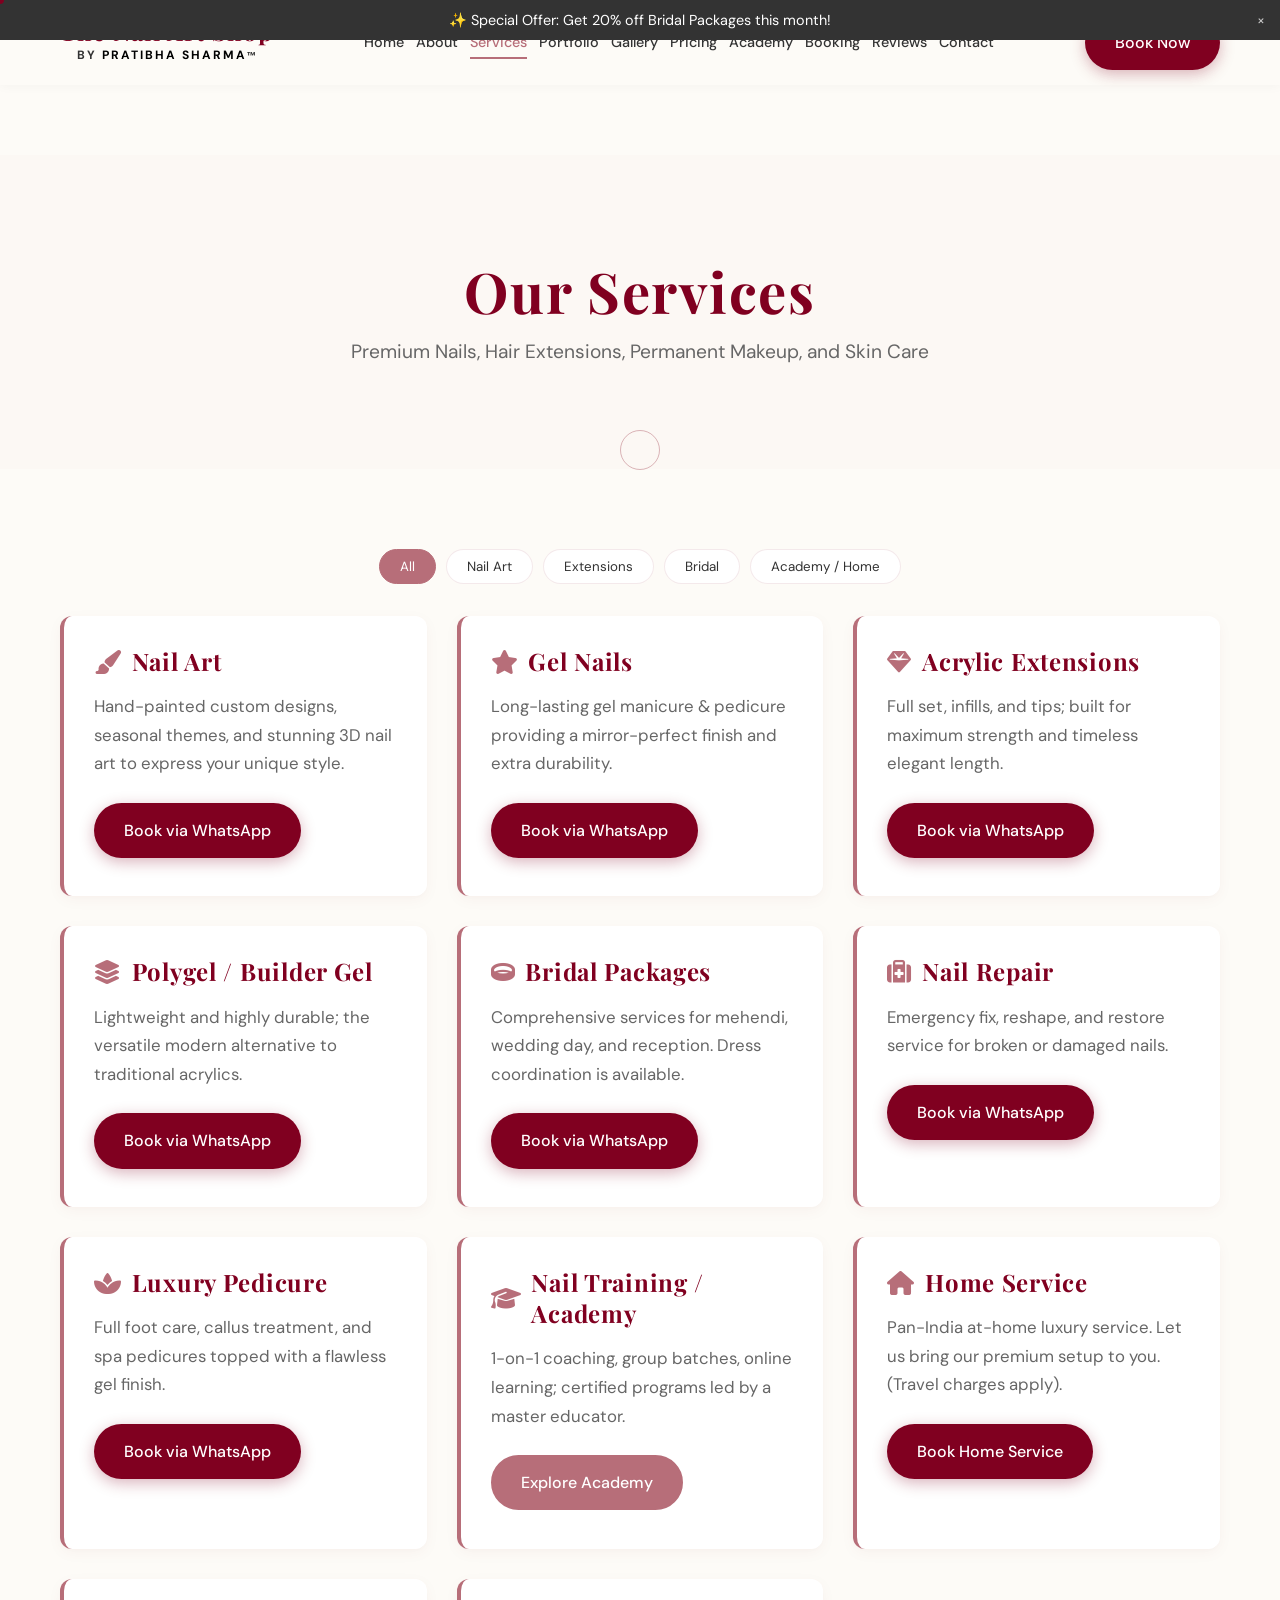
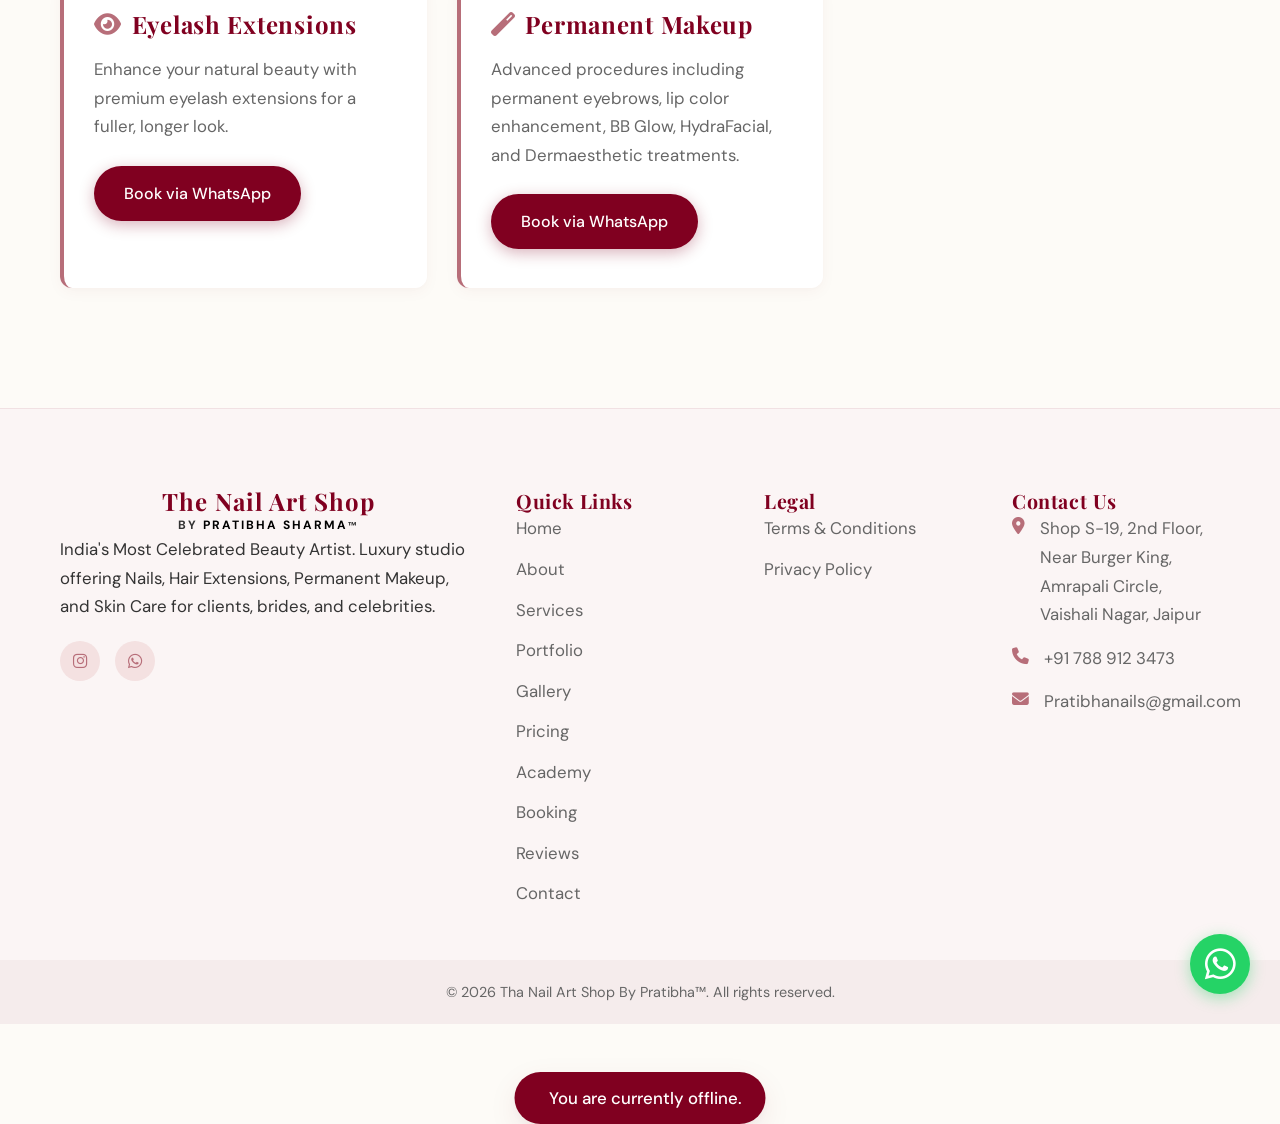
<file: services.html>
<!DOCTYPE html>
<html lang="en">
<head>
<!-- Google tag (gtag.js) -->
<script async src="https://www.googletagmanager.com/gtag/js?id=G-4FRKKSPNCN"></script>
<script>
  window.dataLayer = window.dataLayer || [];
  function gtag(){dataLayer.push(arguments);}
  gtag('js', new Date());

  gtag('config', 'G-4FRKKSPNCN');
</script>
    <meta charset="UTF-8">
    <meta name="viewport" content="width=device-width, initial-scale=1.0">
    <meta name="description" content="Luxury beauty studio in JaipurTha Nail Art Shop By Pratibha™. Offering premium Nails, Hair Extensions, Permanent Makeup, Hydra Facial, and Skin Care treatments.">
    <title>Services | Tha Nail Art Shop By Pratibha™</title>
    <link rel="icon" type="image/png" href="https://res.cloudinary.com/dz3ixer7i/image/upload/v1777385620/remove-photos-background-removed_vrqcuz.png">
    <link rel="preconnect" href="https://fonts.googleapis.com">
    <link rel="preconnect" href="https://fonts.gstatic.com" crossorigin>
    <link href="https://fonts.googleapis.com/css2?family=DM+Sans:opsz,wght@9..40,400;9..40,500;9..40,700&family=Playfair+Display:ital,wght@0,400;0,600;0,700;1,400&display=swap" rel="stylesheet">
    <link rel="stylesheet" href="https://cdnjs.cloudflare.com/ajax/libs/font-awesome/6.4.0/css/all.min.css">
    <link rel="preload" href="css/style.css" as="style">
    <link rel="stylesheet" href="css/style.css">

    <meta name="keywords" content="luxury nail art, Pratibha Sharma, The Nail Art Shop, Jaipur nail extensions, best nail artist India, bridal nails, home service nail art">
    <meta property="og:title" content="Tha Nail Art Shop By Pratibha™">
    <meta property="og:description" content="Luxury beauty studio in JaipurTha Nail Art Shop By Pratibha™. Offering premium Nails, Hair Extensions, Permanent Makeup, Hydra Facial, and Skin Care treatments.">
    <meta property="og:type" content="website">
    <meta property="og:url" content="https://pratibhanails.com/">
    <meta name="twitter:card" content="summary_large_image">
    <link rel="preconnect" href="https://res.cloudinary.com">
    <link rel="dns-prefetch" href="https://res.cloudinary.com">

<!-- SEO JSON-LD -->
<script type="application/ld+json">
{
  "@context": "https://schema.org",
  "@type": "BeautySalon",
  "name": "The Nail Art Shop By Pratibha Sharma",
  "image": "https://pratibhanails.com/images/logo.svg",
  "@id": "",
  "url": "https://pratibhanails.com",
  "telephone": "+917889123473",
  "address": {
    "@type": "PostalAddress",
    "addressLocality": "Jaipur",
    "addressRegion": "RJ",
    "addressCountry": "IN"
  },
  "geo": {
    "@type": "GeoCoordinates",
    "latitude": 26.9124,
    "longitude": 75.7873
  },
  "openingHoursSpecification": {
    "@type": "OpeningHoursSpecification",
    "dayOfWeek": [
      "Monday",
      "Tuesday",
      "Wednesday",
      "Thursday",
      "Friday",
      "Saturday",
      "Sunday"
    ],
    "opens": "10:00",
    "closes": "20:00"
  }
}
</script>
</head>
<body>
    
    <nav class="navbar" id="navbar">
        <div class="container nav-container">
            <a href="index.html" class="logo text-decoration-none" style="text-decoration: none;">
                <span class="logo-title">The Nail Art Shop</span>
                <span class="logo-subtitle">By <span style="color: black;">Pratibha Sharma</span><small>&trade;</small></span>
            </a>
            <div class="nav-links" id="navLinks">
                <a href="index.html">Home</a>
                <a href="about.html">About</a>
                <a href="services.html">Services</a>
                <a href="portfolio.html">Portfolio</a>
                <a href="gallery.html">Gallery</a>
                <a href="pricing.html">Pricing</a>
                <a href="academy.html">Academy</a>
                <a href="booking.html">Booking</a>
                <a href="reviews.html">Reviews</a>
                <a href="contact.html">Contact</a>
            </div>
            <div class="nav-actions">
                <a href="booking.html" class="btn btn-primary d-none-mobile">Book Now</a>
                <button class="mobile-menu-toggle" id="mobileMenuToggle" aria-label="Toggle menu">
                    <span></span><span></span><span></span>
                </button>
            </div>
        </div>
    </nav>

    <main>
        
            <section class="page-header slide-up">
                <div class="container text-center">
                    <h1 class="page-title fade-in">Our Services</h1>
                    <p class="page-subtitle fade-in delay-1">Premium Nails, Hair Extensions, Permanent Makeup, and Skin Care</p>
                </div>
            </section>
            
            <section class="section">
                <div class="container">
                    <div class="filter-group mb-4 text-center">
                        <button class="filter-btn active" data-filter="all">All</button>
                        <button class="filter-btn" data-filter="nail-art">Nail Art</button>
                        <button class="filter-btn" data-filter="extensions">Extensions</button>
                        <button class="filter-btn" data-filter="bridal">Bridal</button>
                        <button class="filter-btn" data-filter="academy">Academy / Home</button>
                    </div>
                    
                    <div class="grid detailed-services">
                        <div class="service-card-detailed card-hover filter-item" data-category="nail-art">
                            <div class="service-info">
                                <h3><i class="fas fa-paint-brush text-rose"></i> Nail Art</h3>
                                <p>Hand-painted custom designs, seasonal themes, and stunning 3D nail art to express your unique style.</p>
                                <a href="https://wa.me/917889123473?text=Hi%2C%20I%20would%20like%20to%20book%20Nail%20Art" class="btn btn-primary" target="_blank">Book via WhatsApp</a>
                            </div>
                        </div>
                        <div class="service-card-detailed card-hover filter-item" data-category="nail-art">
                            <div class="service-info">
                                <h3><i class="fas fa-star text-rose"></i> Gel Nails</h3>
                                <p>Long-lasting gel manicure & pedicure providing a mirror-perfect finish and extra durability.</p>
                                <a href="https://wa.me/917889123473" class="btn btn-primary" target="_blank">Book via WhatsApp</a>
                            </div>
                        </div>
                        <div class="service-card-detailed card-hover filter-item" data-category="extensions">
                            <div class="service-info">
                                <h3><i class="fas fa-gem text-rose"></i> Acrylic Extensions</h3>
                                <p>Full set, infills, and tips; built for maximum strength and timeless elegant length.</p>
                                <a href="https://wa.me/917889123473" class="btn btn-primary" target="_blank">Book via WhatsApp</a>
                            </div>
                        </div>
                        <div class="service-card-detailed card-hover filter-item" data-category="extensions">
                            <div class="service-info">
                                <h3><i class="fas fa-layer-group text-rose"></i> Polygel / Builder Gel</h3>
                                <p>Lightweight and highly durable; the versatile modern alternative to traditional acrylics.</p>
                                <a href="https://wa.me/917889123473" class="btn btn-primary" target="_blank">Book via WhatsApp</a>
                            </div>
                        </div>
                        <div class="service-card-detailed card-hover filter-item" data-category="bridal">
                            <div class="service-info">
                                <h3><i class="fas fa-ring text-rose"></i> Bridal Packages</h3>
                                <p>Comprehensive services for mehendi, wedding day, and reception. Dress coordination is available.</p>
                                <a href="https://wa.me/917889123473" class="btn btn-primary" target="_blank">Book via WhatsApp</a>
                            </div>
                        </div>
                        <div class="service-card-detailed card-hover filter-item" data-category="extensions">
                            <div class="service-info">
                                <h3><i class="fas fa-medkit text-rose"></i> Nail Repair</h3>
                                <p>Emergency fix, reshape, and restore service for broken or damaged nails.</p>
                                <a href="https://wa.me/917889123473" class="btn btn-primary" target="_blank">Book via WhatsApp</a>
                            </div>
                        </div>
                        <div class="service-card-detailed card-hover filter-item" data-category="nail-art">
                            <div class="service-info">
                                <h3><i class="fas fa-spa text-rose"></i> Luxury Pedicure</h3>
                                <p>Full foot care, callus treatment, and spa pedicures topped with a flawless gel finish.</p>
                                <a href="https://wa.me/917889123473" class="btn btn-primary" target="_blank">Book via WhatsApp</a>
                            </div>
                        </div>
                        <div class="service-card-detailed card-hover filter-item" data-category="academy" id="academy">
                            <div class="service-info">
                                <h3><i class="fas fa-graduation-cap text-rose"></i> Nail Training / Academy</h3>
                                <p>1-on-1 coaching, group batches, online learning; certified programs led by a master educator.</p>
                                <a href="academy.html" class="btn btn-outline">Explore Academy</a>
                            </div>
                        </div>
                        <div class="service-card-detailed card-hover filter-item" data-category="academy">
                            <div class="service-info">
                                <h3><i class="fas fa-home text-rose"></i> Home Service</h3>
                                <p>Pan-India at-home luxury service. Let us bring our premium setup to you. (Travel charges apply).</p>
                                <a href="https://wa.me/917889123473" class="btn btn-primary bg-burgundy text-white border-0" target="_blank">Book Home Service</a>
                            </div>
                        </div>
                        <div class="service-card-detailed card-hover filter-item" data-category="extensions">
                            <div class="service-info">
                                <h3><i class="fas fa-eye text-rose"></i> Eyelash Extensions</h3>
                                <p>Enhance your natural beauty with premium eyelash extensions for a fuller, longer look.</p>
                                <a href="https://wa.me/917889123473" class="btn btn-primary" target="_blank">Book via WhatsApp</a>
                            </div>
                        </div>
                        <div class="service-card-detailed card-hover filter-item" data-category="nail-art">
                            <div class="service-info">
                                <h3><i class="fas fa-magic text-rose"></i> Permanent Makeup</h3>
                                <p>Advanced procedures including permanent eyebrows, lip color enhancement, BB Glow, HydraFacial, and Dermaesthetic treatments.</p>
                                <a href="https://wa.me/917889123473" class="btn btn-primary" target="_blank">Book via WhatsApp</a>
                            </div>
                        </div>
                    </div>
                </div>
            </section>
        
    </main>
    
    <footer class="footer">
        <div class="container footer-container">
            <div class="footer-col brand-col">
                <div class="logo">
                    <span class="logo-title">The Nail Art Shop</span>
                    <span class="logo-subtitle">By <span style="color: black;">Pratibha Sharma</span><small>&trade;</small></span>
                </div>
                <p>India's Most Celebrated Beauty Artist. Luxury studio offering Nails, Hair Extensions, Permanent Makeup, and Skin Care for clients, brides, and celebrities.</p>
                <div class="social-links">
                    <a href="https://instagram.com/pratibhanails" target="_blank" aria-label="Instagram"><i class="fab fa-instagram"></i></a>
                    <a href="https://wa.me/917889123473" target="_blank" aria-label="WhatsApp"><i class="fab fa-whatsapp"></i></a>
                </div>
            </div>
            <div class="footer-col">
                <h3>Quick Links</h3>
                <ul class="footer-links">
                    <li><a href="index.html">Home</a></li>
                    <li><a href="about.html">About</a></li>
                    <li><a href="services.html">Services</a></li>
                    <li><a href="portfolio.html">Portfolio</a></li>
                    <li><a href="gallery.html">Gallery</a></li>
                    <li><a href="pricing.html">Pricing</a></li>
                    <li><a href="academy.html">Academy</a></li>
                    <li><a href="booking.html">Booking</a></li>
                    <li><a href="reviews.html">Reviews</a></li>
                    <li><a href="contact.html">Contact</a></li>
                </ul>
            </div>
            <div class="footer-col">
                <h3>Legal</h3>
                <ul class="footer-links">
                    <li><a href="terms.html">Terms & Conditions</a></li>
                    <li><a href="privacy.html">Privacy Policy</a></li>
                </ul>
            </div>
            <div class="footer-col">
                <h3>Contact Us</h3>
                <ul class="contact-info">
                    <li><i class="fas fa-map-marker-alt"></i> <span>Shop S-19, 2nd Floor, Near Burger King, Amrapali Circle, Vaishali Nagar, Jaipur</span></li>
                    <li><i class="fas fa-phone"></i> <span>+91 788 912 3473</span></li>
                    <li><i class="fas fa-envelope"></i> <span>Pratibhanails@gmail.com</span></li>
                </ul>
            </div>
        </div>
        <div class="footer-bottom">
            <div class="container">
                <p>&copy; 2026 Tha Nail Art Shop By Pratibha™. All rights reserved.</p>
            </div>
        </div>
    </footer>
    <a href="https://wa.me/917889123473?text=Hi%2C%20I%20would%20like%20to%20book%20an%20appointment" class="floating-whatsapp" target="_blank" aria-label="Book on WhatsApp">
        <i class="fab fa-whatsapp"></i>
    </a>
    <script src="js/main.js" defer></script>

</body>
</html>
</file>
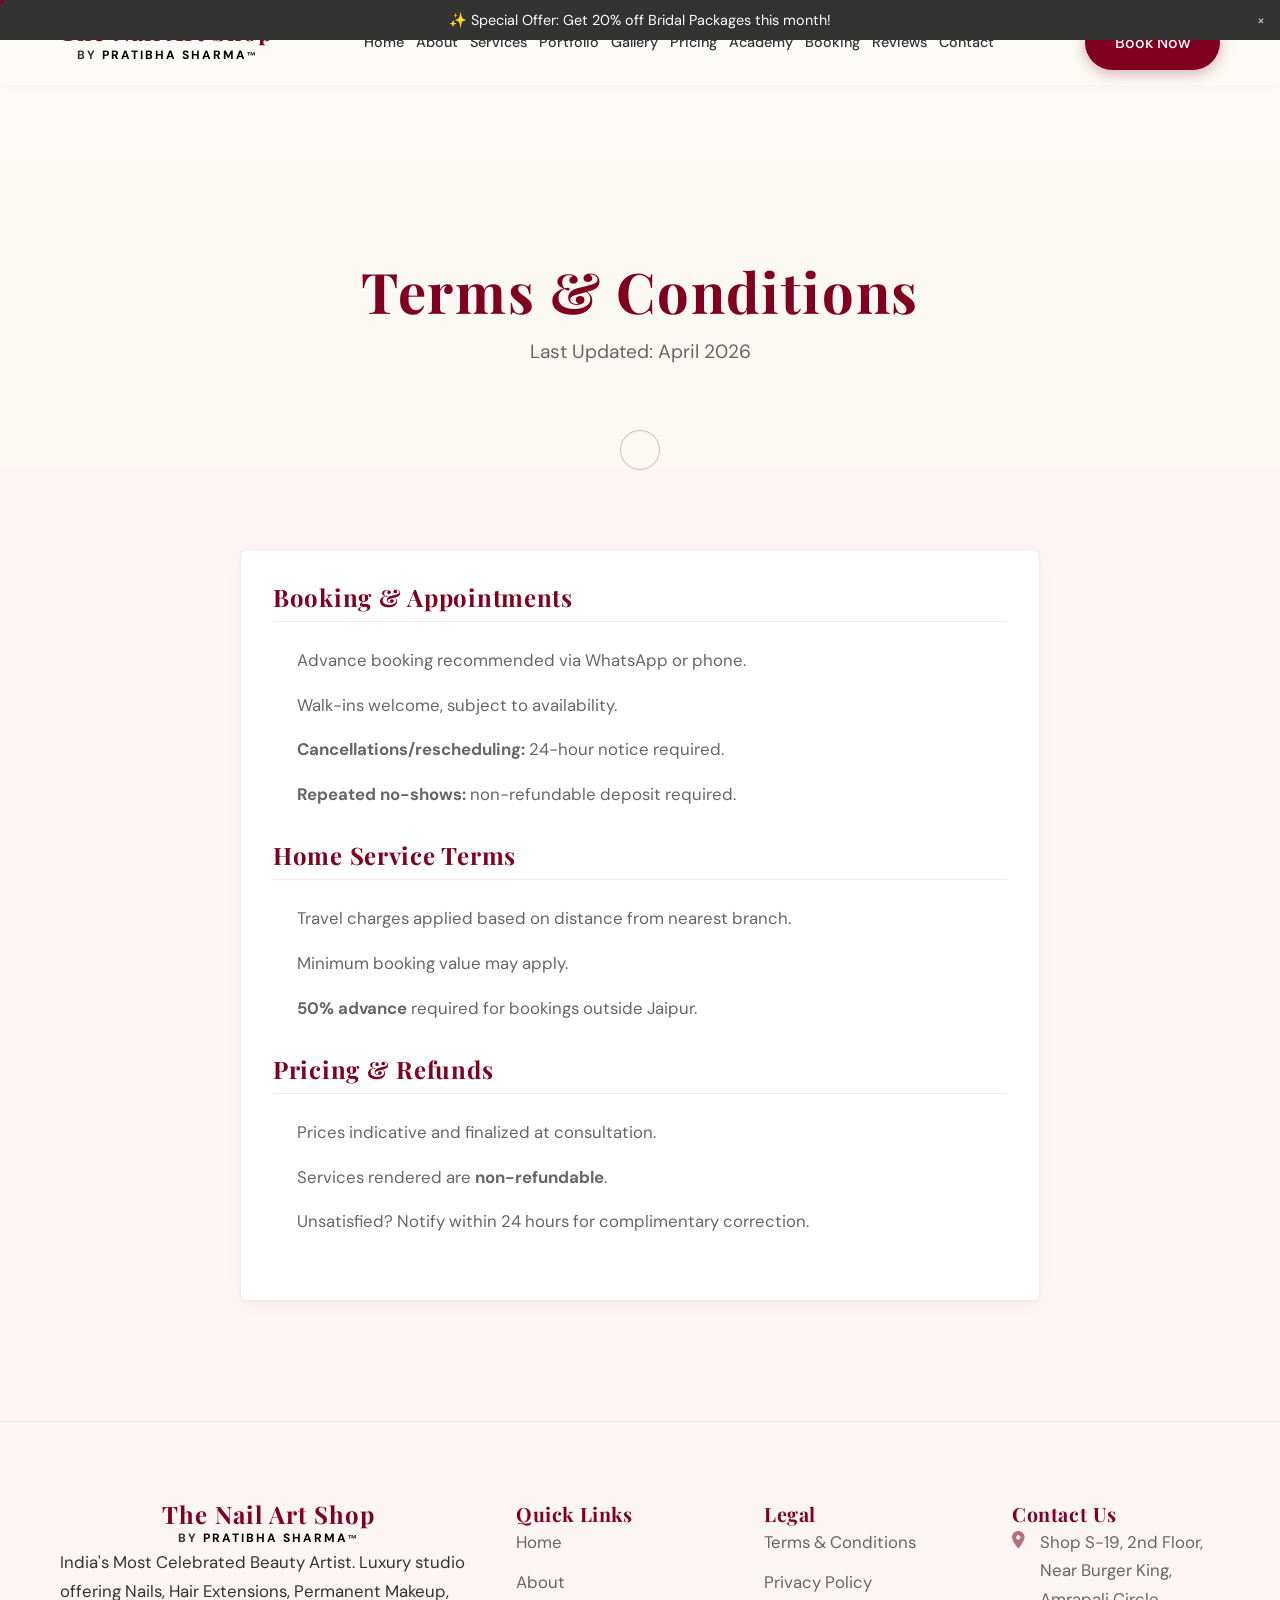
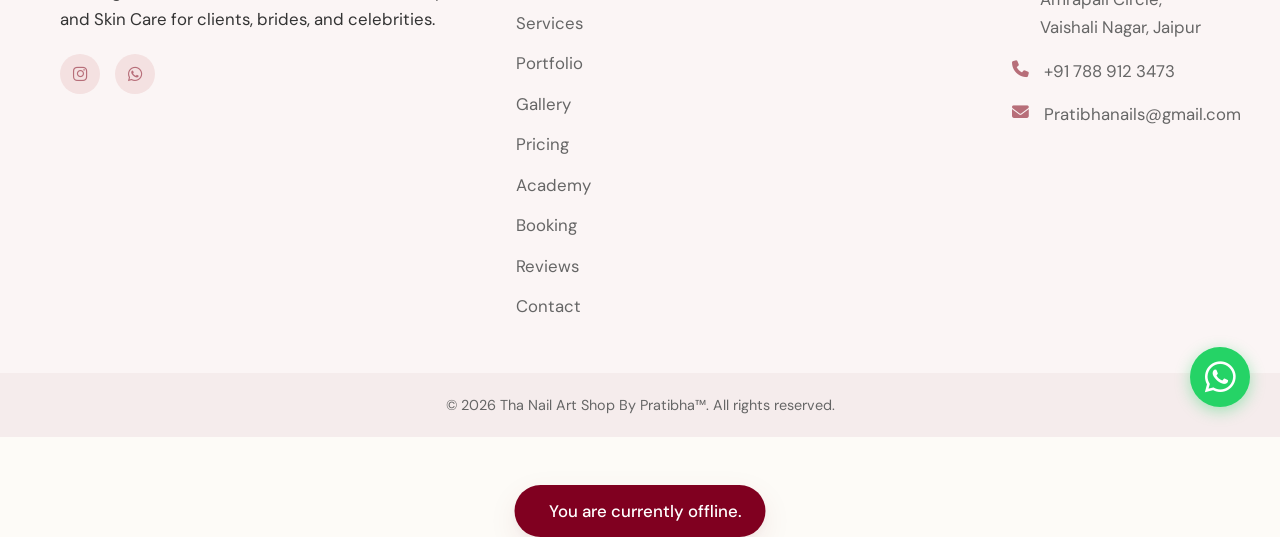
<file: terms.html>
<!DOCTYPE html>
<html lang="en">
<head>
<!-- Google tag (gtag.js) -->
<script async src="https://www.googletagmanager.com/gtag/js?id=G-4FRKKSPNCN"></script>
<script>
  window.dataLayer = window.dataLayer || [];
  function gtag(){dataLayer.push(arguments);}
  gtag('js', new Date());

  gtag('config', 'G-4FRKKSPNCN');
</script>
    <meta charset="UTF-8">
    <meta name="viewport" content="width=device-width, initial-scale=1.0">
    <meta name="description" content="Luxury beauty studio in JaipurTha Nail Art Shop By Pratibha™. Offering premium Nails, Hair Extensions, Permanent Makeup, Hydra Facial, and Skin Care treatments.">
    <title>Terms & Conditions | Tha Nail Art Shop By Pratibha™</title>
    <link rel="preconnect" href="https://fonts.googleapis.com">
    <link rel="preconnect" href="https://fonts.gstatic.com" crossorigin>
    <link href="https://fonts.googleapis.com/css2?family=DM+Sans:opsz,wght@9..40,400;9..40,500;9..40,700&family=Playfair+Display:ital,wght@0,400;0,600;0,700;1,400&display=swap" rel="stylesheet">
    <link rel="stylesheet" href="https://cdnjs.cloudflare.com/ajax/libs/font-awesome/6.4.0/css/all.min.css">
<link rel="icon" type="image/png" href="https://res.cloudinary.com/dz3ixer7i/image/upload/v1777385620/remove-photos-background-removed_vrqcuz.png">
    <link rel="preload" href="css/style.css" as="style">
    <link rel="stylesheet" href="css/style.css">

    <meta name="keywords" content="luxury nail art, Pratibha Sharma, The Nail Art Shop, Jaipur nail extensions, best nail artist India, bridal nails, home service nail art">
    <meta property="og:title" content="Tha Nail Art Shop By Pratibha™">
    <meta property="og:description" content="Luxury beauty studio in JaipurTha Nail Art Shop By Pratibha™. Offering premium Nails, Hair Extensions, Permanent Makeup, Hydra Facial, and Skin Care treatments.">
    <meta property="og:type" content="website">
    <meta property="og:url" content="https://pratibhanails.com/">
    <meta name="twitter:card" content="summary_large_image">
    <link rel="preconnect" href="https://res.cloudinary.com">
    <link rel="dns-prefetch" href="https://res.cloudinary.com">

<!-- SEO JSON-LD -->
<script type="application/ld+json">
{
  "@context": "https://schema.org",
  "@type": "BeautySalon",
  "name": "The Nail Art Shop By Pratibha Sharma",
  "image": "https://pratibhanails.com/images/logo.svg",
  "@id": "",
  "url": "https://pratibhanails.com",
  "telephone": "+917889123473",
  "address": {
    "@type": "PostalAddress",
    "addressLocality": "Jaipur",
    "addressRegion": "RJ",
    "addressCountry": "IN"
  },
  "geo": {
    "@type": "GeoCoordinates",
    "latitude": 26.9124,
    "longitude": 75.7873
  },
  "openingHoursSpecification": {
    "@type": "OpeningHoursSpecification",
    "dayOfWeek": [
      "Monday",
      "Tuesday",
      "Wednesday",
      "Thursday",
      "Friday",
      "Saturday",
      "Sunday"
    ],
    "opens": "10:00",
    "closes": "20:00"
  }
}
</script>
</head>
<body>
    
    <nav class="navbar" id="navbar">
        <div class="container nav-container">
            <a href="index.html" class="logo text-decoration-none" style="text-decoration: none;">
                <span class="logo-title">The Nail Art Shop</span>
                <span class="logo-subtitle">By <span style="color: black;">Pratibha Sharma</span><small>&trade;</small></span>
            </a>
            <div class="nav-links" id="navLinks">
                <a href="index.html">Home</a>
                <a href="about.html">About</a>
                <a href="services.html">Services</a>
                <a href="portfolio.html">Portfolio</a>
                <a href="gallery.html">Gallery</a>
                <a href="pricing.html">Pricing</a>
                <a href="academy.html">Academy</a>
                <a href="booking.html">Booking</a>
                <a href="reviews.html">Reviews</a>
                <a href="contact.html">Contact</a>
            </div>
            <div class="nav-actions">
                <a href="booking.html" class="btn btn-primary d-none-mobile">Book Now</a>
                <button class="mobile-menu-toggle" id="mobileMenuToggle" aria-label="Toggle menu">
                    <span></span><span></span><span></span>
                </button>
            </div>
        </div>
    </nav>

    <main>
        
            <section class="page-header slide-up">
                <div class="container text-center">
                    <h1 class="page-title fade-in">Terms & Conditions</h1>
                    <p class="page-subtitle fade-in delay-1">Last Updated: April 2026</p>
                </div>
            </section>
            <section class="section bg-soft">
                <div class="container max-w-lg bg-white p-5 rounded border shadow-sm mx-auto">
                    <h3 class="font-playfair text-xl mb-3 text-burgundy border-bottom pb-2">Booking & Appointments</h3>
                    <ul class="mb-4 pl-4 text-muted">
                        <li class="mb-2">Advance booking recommended via WhatsApp or phone.</li>
                        <li class="mb-2">Walk-ins welcome, subject to availability.</li>
                        <li class="mb-2"><strong>Cancellations/rescheduling:</strong> 24-hour notice required.</li>
                        <li class="mb-2"><strong>Repeated no-shows:</strong> non-refundable deposit required.</li>
                    </ul>

                    <h3 class="font-playfair text-xl mb-3 text-burgundy border-bottom pb-2">Home Service Terms</h3>
                    <ul class="mb-4 pl-4 text-muted">
                        <li class="mb-2">Travel charges applied based on distance from nearest branch.</li>
                        <li class="mb-2">Minimum booking value may apply.</li>
                        <li class="mb-2"><strong>50% advance</strong> required for bookings outside Jaipur.</li>
                    </ul>

                    <h3 class="font-playfair text-xl mb-3 text-burgundy border-bottom pb-2">Pricing & Refunds</h3>
                    <ul class="mb-4 pl-4 text-muted">
                        <li class="mb-2">Prices indicative and finalized at consultation.</li>
                        <li class="mb-2">Services rendered are <strong>non-refundable</strong>.</li>
                        <li class="mb-2">Unsatisfied? Notify within 24 hours for complimentary correction.</li>
                    </ul>
                </div>
            </section>
        
    </main>
    
    <footer class="footer">
        <div class="container footer-container">
            <div class="footer-col brand-col">
                <div class="logo">
                    <span class="logo-title">The Nail Art Shop</span>
                    <span class="logo-subtitle">By <span style="color: black;">Pratibha Sharma</span><small>&trade;</small></span>
                </div>
                <p>India's Most Celebrated Beauty Artist. Luxury studio offering Nails, Hair Extensions, Permanent Makeup, and Skin Care for clients, brides, and celebrities.</p>
                <div class="social-links">
                    <a href="https://instagram.com/pratibhanails" target="_blank" aria-label="Instagram"><i class="fab fa-instagram"></i></a>
                    <a href="https://wa.me/917889123473" target="_blank" aria-label="WhatsApp"><i class="fab fa-whatsapp"></i></a>
                </div>
            </div>
            <div class="footer-col">
                <h3>Quick Links</h3>
                <ul class="footer-links">
                    <li><a href="index.html">Home</a></li>
                    <li><a href="about.html">About</a></li>
                    <li><a href="services.html">Services</a></li>
                    <li><a href="portfolio.html">Portfolio</a></li>
                    <li><a href="gallery.html">Gallery</a></li>
                    <li><a href="pricing.html">Pricing</a></li>
                    <li><a href="academy.html">Academy</a></li>
                    <li><a href="booking.html">Booking</a></li>
                    <li><a href="reviews.html">Reviews</a></li>
                    <li><a href="contact.html">Contact</a></li>
                </ul>
            </div>
            <div class="footer-col">
                <h3>Legal</h3>
                <ul class="footer-links">
                    <li><a href="terms.html">Terms & Conditions</a></li>
                    <li><a href="privacy.html">Privacy Policy</a></li>
                </ul>
            </div>
            <div class="footer-col">
                <h3>Contact Us</h3>
                <ul class="contact-info">
                    <li><i class="fas fa-map-marker-alt"></i> <span>Shop S-19, 2nd Floor, Near Burger King, Amrapali Circle, Vaishali Nagar, Jaipur</span></li>
                    <li><i class="fas fa-phone"></i> <span>+91 788 912 3473</span></li>
                    <li><i class="fas fa-envelope"></i> <span>Pratibhanails@gmail.com</span></li>
                </ul>
            </div>
        </div>
        <div class="footer-bottom">
            <div class="container">
                <p>&copy; 2026 Tha Nail Art Shop By Pratibha™. All rights reserved.</p>
            </div>
        </div>
    </footer>
    <a href="https://wa.me/917889123473?text=Hi%2C%20I%20would%20like%20to%20book%20an%20appointment" class="floating-whatsapp" target="_blank" aria-label="Book on WhatsApp">
        <i class="fab fa-whatsapp"></i>
    </a>
    <script src="js/main.js" defer></script>

</body>
</html>
</file>
<file: css/style.css>
/*
* The Nail Art Shop - Base Styles
* Color palette: Soft rose gold, blush pink, ivory/cream white, deep mauve/burgundy accents.
*/
:root {
--primary: #b76e79; /* Rose Gold */
--secondary: #f4e1e1; /* Blush Pink */
--bg-light: #fdfbf7; /* Ivory/Cream White */
--bg-soft: #fbf5f5;
--burgundy: #800020; /* Deep Burgundy Accent */
--mauve: #6a4b59; /* Deep Mauve Accent */
--text-main: #333333;
--text-muted: #666666;
--white: #ffffff;
--border: rgba(183, 110, 121, 0.15);

--font-heading: 'Playfair Display', serif;
--font-body: 'DM Sans', sans-serif;

--transition: all 0.3s cubic-bezier(0.25, 0.8, 0.25, 1);
--shadow-sm: 0 4px 15px rgba(128, 0, 32, 0.04), 0 2px 5px rgba(128, 0, 32, 0.02);
--shadow-md: 0 10px 30px rgba(128, 0, 32, 0.08), 0 4px 10px rgba(128, 0, 32, 0.04);
}

/* Reset & Setup */
::selection { background-color: var(--secondary); color: var(--burgundy); }
::-webkit-scrollbar { width: 8px; }
::-webkit-scrollbar-track { background: var(--bg-soft); }
::-webkit-scrollbar-thumb { background: var(--primary); border-radius: 10px; }
::-webkit-scrollbar-thumb:hover { background: var(--burgundy); }

* { margin: 0; padding: 0; box-sizing: border-box; }
body { font-family: var(--font-body); color: var(--text-main); background-color: var(--bg-light); line-height: 1.7; font-size: 1.05rem; overflow-x: hidden; }
h1, h2, h3, h4, h5, h6 { font-family: var(--font-heading); color: var(--burgundy); line-height: 1.3; letter-spacing: 0.03em; }
a { text-decoration: none; color: var(--primary); transition: var(--transition); }
ul { list-style: none; }
img { max-width: 100%; height: auto; display: block; }

/* Utilities */
.container { width: 100%; max-width: 1200px; margin: 0 auto; padding: 0 20px; }
.text-center { text-align: center; }
.text-white { color: var(--white) !important; }
.text-primary { color: var(--primary) !important; }
.text-burgundy { color: var(--burgundy) !important; }
.text-rose { color: var(--primary) !important; }
.text-muted { color: var(--text-muted); }
.text-inherit { color: inherit; }
.font-playfair { font-family: var(--font-heading); }
.font-bold { font-weight: 700; }
.text-xl { font-size: 1.5rem; }
.text-lg { font-size: 1.25rem; }
.text-sm { font-size: 0.875rem; }
.bg-soft { background-color: var(--bg-soft); }
.bg-light { background-color: var(--bg-light); }
.bg-primary { background-color: var(--primary); }
.bg-burgundy { background-color: var(--burgundy); }
.bg-dark { background-color: var(--text-main); color: var(--white); }
.bg-white { background-color: var(--white); }
.border { border: 1px solid var(--border); }
.border-bottom { border-bottom: 1px solid var(--border); }
.border-left-burgundy { border-left: 4px solid var(--burgundy); }
.mt-1 { margin-top: 0.5rem; } .mt-2 { margin-top: 1rem; } .mt-3 { margin-top: 1.5rem; } .mt-4 { margin-top: 2rem; } .mt-5 { margin-top: 3rem; }
.mb-1 { margin-bottom: 0.5rem; } .mb-2 { margin-bottom: 1rem; } .mb-3 { margin-bottom: 1.5rem; } .mb-4 { margin-bottom: 2rem; } .mx-auto { margin-left: auto; margin-right: auto; }
.p-2 { padding: 0.75rem; } .p-3 { padding: 1rem; } .p-4 { padding: 1.5rem; } .p-5 { padding: 2rem; } .pb-2 { padding-bottom: 0.5rem; } .pl-4 { padding-left: 1.5rem; }
.rounded { border-radius: 8px; } .rounded-circle { border-radius: 50%; } .shadow-sm { box-shadow: var(--shadow-sm); } .shadow { box-shadow: var(--shadow-md); }
.w-100 { width: 100%; } .h-100 { height: 100%; } .d-block { display: block; } .d-inline-block { display: inline-block; } .d-flex { display: flex; } .d-none { display: none; }
.overflow-hidden { overflow: hidden; }
.flex-row { display: flex; flex-wrap: wrap; gap: 30px; align-items: center; justify-content: space-between;}
.col-half { flex: 1; min-width: 300px; }
.align-start { align-items: flex-start; }
.max-w-md { max-width: 600px; margin: 0 auto; }
.max-w-lg { max-width: 800px; margin: 0 auto; }

/* Buttons */
.btn { display: inline-block; padding: 12px 28px; border-radius: 50px; font-weight: 500; cursor: pointer; text-align: center; border: 2px solid transparent; transition: var(--transition); font-size: 1rem; font-family: var(--font-body); position: relative; overflow: hidden; }
.btn::after { content: ''; position: absolute; top: 0; left: -100%; width: 50%; height: 100%; background: linear-gradient(120deg, transparent, rgba(255,255,255,0.3), transparent); transition: all 0.6s ease; }
.btn:hover::after { left: 100%; }
.btn-small { padding: 8px 16px; font-size: 0.875rem; }
.btn-large { padding: 15px 35px; font-size: 1.1rem; }
.btn-primary { background-color: var(--burgundy); color: var(--white); box-shadow: 0 4px 15px rgba(128, 0, 32, 0.3); }
.btn-primary:hover { background-color: var(--primary); color: var(--white); transform: translateY(-2px); box-shadow: 0 6px 20px rgba(183, 110, 121, 0.4); }
.btn-outline { background-color: var(--primary); color: var(--white); border-color: var(--primary); }
.btn-outline:hover { background-color: transparent; color: var(--primary); transform: translateY(-2px); }
.btn-outline-light { background-color: transparent; color: var(--white); border-color: var(--white); }
.btn-outline-light:hover { background-color: var(--white); color: var(--burgundy); }
.link-btn { display: inline-flex; align-items: center; gap: 8px; color: var(--primary); font-weight: 600; position: relative; }
.link-btn::after { content: ''; position: absolute; bottom: -2px; left: 0; width: 0; height: 1px; background-color: var(--primary); transition: var(--transition); }
.link-btn:hover::after { width: 100%; }

/* Typography */
.section-title { font-size: 2.5rem; margin-bottom: 1rem; }
.page-title { font-size: 3.5rem; margin-bottom: 0.5rem; }
.page-subtitle { font-size: 1.2rem; color: var(--text-muted); }
.section { padding: 120px 0; }
.section-header { margin-bottom: 3rem; }

/* Base Layout & Nav */
.navbar { background: rgba(253, 251, 247, 0.85); backdrop-filter: blur(15px) saturate(180%); -webkit-backdrop-filter: blur(15px) saturate(180%); position: fixed; top: 0; left: 0; right: 0; z-index: 1000; box-shadow: 0 2px 15px rgba(128, 0, 32, 0.04); transition: var(--transition); padding: 15px 0; }
.nav-container { display: flex; justify-content: space-between; align-items: center; }
.logo { display: flex; flex-direction: column; align-items: center; }
.logo-img { max-height: 80px; width: auto; object-fit: contain; transition: var(--transition); }
.logo:hover .logo-img { transform: scale(1.05); }
.logo-title { font-family: var(--font-heading); font-size: 1.5rem; font-weight: 700; color: var(--burgundy); line-height: 1; letter-spacing: 1px; }
.logo-subtitle { font-size: 0.75rem; color: var(--text-main); font-weight: 700; letter-spacing: 2px; margin-top: 2px; text-transform: uppercase; }
.nav-links { display: flex; gap: 12px; flex-wrap: wrap; justify-content: center; }
.nav-links a { color: var(--text-main); font-weight: 500; font-size: 0.9rem; position: relative; }
.nav-links a::after { content: ''; position: absolute; bottom: -4px; left: 0; width: 0; height: 2px; background-color: var(--primary); transition: var(--transition); }
.nav-links a:hover::after, .nav-links a.active::after { width: 100%; }
.nav-links a:hover, .nav-links a.active { color: var(--primary); }
.nav-actions { display: flex; align-items: center; gap: 15px; }
.mobile-menu-toggle { display: none; background: none; border: none; cursor: pointer; width: 30px; height: 20px; position: relative; z-index: 1001; }
.mobile-menu-toggle span { display: block; width: 100%; height: 2px; background-color: var(--burgundy); margin-bottom: 6px; transition: var(--transition); }

/* Footer */
.footer { background-color: var(--bg-soft); padding: 80px 0 0 0; border-top: 1px solid var(--border); }
.footer-container { display: flex; flex-wrap: wrap; gap: 40px; margin-bottom: 40px; }
.footer-col { flex: 1; min-width: 200px; }
.footer-col.brand-col { flex: 2; min-width: 300px; }
.footer-col h4 { font-family: var(--font-body); font-size: 1.1rem; color: var(--burgundy); margin-bottom: 20px; font-weight: 700; }
.footer-links li { margin-bottom: 12px; }
.footer-links a { color: var(--text-muted); }
.footer-links a:hover { color: var(--primary); padding-left: 5px; }
.contact-info li { display: flex; gap: 15px; margin-bottom: 15px; color: var(--text-muted); }
.contact-info i { color: var(--primary); margin-top: 4px; }
.social-links { display: flex; gap: 15px; margin-top: 20px; }
.social-links a { display: flex; align-items: center; justify-content: center; width: 40px; height: 40px; background-color: var(--secondary); color: var(--primary); border-radius: 50%; }
.social-links a:hover { background-color: var(--primary); color: var(--white); transform: translateY(-3px); }
.footer-bottom { background-color: #f5ecec; padding: 20px 0; text-align: center; color: var(--text-muted); font-size: 0.9rem; }

/* Floating Elements */
.floating-whatsapp { position: fixed; bottom: 30px; right: 30px; background-color: #25d366; color: white; width: 60px; height: 60px; border-radius: 50%; display: flex; align-items: center; justify-content: center; font-size: 35px; box-shadow: 0 4px 15px rgba(37, 211, 102, 0.4); z-index: 999; animation: bounce-subtle 2s infinite; }
.floating-whatsapp:hover { color: white; transform: scale(1.1) translateY(-5px); animation: none; }
@keyframes bounce-subtle { 0%, 100% { transform: translateY(0); } 50% { transform: translateY(-8px); } }

/* Hero Section */
main { padding-top: 75px; }
.hero { min-height: 90vh; display: flex; align-items: center; justify-content: center; background: url('https://res.cloudinary.com/dz3ixer7i/image/upload/v1776184909/upscaled__16.jpeg_202604142207_1_ci8n72.webp') center/cover no-repeat; position: relative; margin-top: -75px; padding: 135px 0 60px; animation: ken-burns 30s ease-out alternate infinite; }
@keyframes ken-burns { 0% { background-size: 100%; } 100% { background-size: 110%; } }
.hero-overlay { position: absolute; top: 0; left: 0; right: 0; bottom: 0; background: linear-gradient(to bottom, rgba(0,0,0,0.5), rgba(0,0,0,0.8)); }
.hero-content { position: relative; z-index: 1; max-width: 800px; }
.badge { display: inline-block; padding: 6px 16px; background-color: var(--burgundy); color: var(--white); border-radius: 50px; font-size: 0.85rem; font-weight: 600; text-transform: uppercase; margin-bottom: 20px; border: 1px solid rgba(255,255,255,0.2); }
.hero-title { font-size: 4.5rem; margin-bottom: 20px; color: var(--white); text-shadow: 2px 2px 10px rgba(0,0,0,0.5); }
.hero-subtitle { font-size: 1.5rem; color: rgba(255,255,255,0.95); margin-bottom: 40px; font-weight: 500; text-shadow: 1px 1px 8px rgba(0,0,0,0.5); }
.hero-actions { display: flex; gap: 20px; justify-content: center; flex-wrap: wrap; }

/* Stats Strip */
.stats-strip { background-color: var(--burgundy); color: var(--white); padding: 50px 0; }
.stats-container { display: flex; justify-content: space-around; text-align: center; flex-wrap: wrap; gap: 30px; }
.stat-item h3 { color: var(--white); font-size: 3rem; margin-bottom: 5px; display: inline-block; font-variant-numeric: tabular-nums; }
.stat-item span { font-size: 2rem; font-family: var(--font-heading); color: var(--primary); }
.stat-item p { font-size: 1.1rem; opacity: 0.9; text-transform: uppercase; letter-spacing: 1px; }

/* Page Header */
.page-header { background: var(--secondary) url('https://res.cloudinary.com/dz3ixer7i/image/upload/v1776189462/Inside_the_studio_wkrmqf.webp') center/cover; position: relative; padding: 100px 0; text-align: center; }
.page-header::before { content: ''; position: absolute; top: 0; left: 0; right: 0; bottom: 0; background: rgba(253, 251, 247, 0.9); }
.page-header .container { position: relative; z-index: 1; }

/* Grids */
.grid { display: grid; gap: 30px; }
.gallery-grid { grid-template-columns: repeat(auto-fill, minmax(300px, 1fr)); }
.services-grid { grid-template-columns: repeat(auto-fill, minmax(250px, 1fr)); }
.pricing-cards { grid-template-columns: repeat(auto-fit, minmax(300px, 1fr)); }
.detailed-services { grid-template-columns: repeat(auto-fill, minmax(320px, 1fr)); }

/* Gallery / Portfolio */
.gallery-item { position: relative; border-radius: 12px; overflow: hidden; box-shadow: var(--shadow-sm); aspect-ratio: 4/5; }
.gallery-item img, .masonry-item img { width: 100%; height: 100%; object-fit: cover; aspect-ratio: 3/4; border-radius: 8px; display: block; }
.gallery-overlay { position: absolute; inset: 0; background: linear-gradient(to top, rgba(128,0,32,0.8), transparent); display: flex; align-items: flex-end; justify-content: center; padding: 30px; opacity: 0; transition: opacity 0.3s ease; }
.gallery-item:hover .gallery-overlay { opacity: 1; }
.gallery-item:hover img { transform: scale(1.05); }
.gallery-overlay span { color: white; font-family: var(--font-heading); font-size: 1.5rem; text-align:center;}

.masonry-grid { column-count: 3; column-gap: 20px; }
.masonry-item { break-inside: avoid; margin-bottom: 20px; position: relative; border-radius: 8px; overflow: hidden; }
.masonry-overlay { position: absolute; bottom: 0; left: 0; right: 0; padding: 30px 20px 20px; background: linear-gradient(transparent, rgba(0,0,0,0.8)); color: white; transform: translateY(100%); transition: transform 0.3s ease; }
.masonry-item:hover .masonry-overlay { transform: translateY(0); }
.masonry-item:hover img { transform: scale(1.03); }
.masonry-overlay h4 { color: white; margin-bottom: 5px; font-size: 1.2rem; }

/* Filter Buttons */
.filter-group { display: flex; flex-wrap: wrap; justify-content: center; gap: 10px; }
.filter-btn { padding: 8px 20px; border-radius: 50px; border: 1px solid var(--border); background: var(--white); font-family: var(--font-body); color: var(--text-main); cursor: pointer; transition: var(--transition); }
.filter-btn.active, .filter-btn:hover { background: var(--primary); color: white; border-color: var(--primary); }

/* Services */
.service-card { background: var(--white); padding: 40px 30px; border-radius: 12px; text-align: center; box-shadow: var(--shadow-sm); border: 1px solid transparent; transition: var(--transition); }
.service-icon { width: 70px; height: 70px; margin: 0 auto 20px; background-color: var(--secondary); color: var(--primary); border-radius: 50%; display: flex; align-items: center; justify-content: center; font-size: 24px; transition: var(--transition); }
.service-card:hover { border-color: var(--primary); transform: translateY(-5px); box-shadow: var(--shadow-md); }
.service-card:hover .service-icon { background-color: var(--primary); color: var(--white); }
.service-card h3 { margin-bottom: 15px; font-size: 1.5rem; }
.service-card p { color: var(--text-muted); margin-bottom: 20px; }

.service-card-detailed { background: var(--white); border-radius: 12px; padding: 30px; box-shadow: var(--shadow-sm); border-left: 4px solid var(--primary); transition: var(--transition); }
.service-card-detailed:hover { transform: translateY(-3px); box-shadow: var(--shadow-md); }
.service-card-detailed h3 { font-size: 1.5rem; margin-bottom: 15px; display: flex; align-items: center; gap: 10px; }
.service-card-detailed p { color: var(--text-muted); margin-bottom: 25px; }

/* Pricing */
.pricing-card { background: var(--white); border-radius: 16px; padding: 40px; text-align: center; box-shadow: var(--shadow-sm); position: relative; border: 1px solid var(--border); transition: var(--transition); }
.pricing-card.popular { transform: scale(1.05); border-color: var(--primary); box-shadow: 0 15px 30px rgba(183, 110, 121, 0.15); z-index: 2; }
.pricing-badge { position: absolute; top: -15px; left: 50%; transform: translateX(-50%); background: var(--primary); color: white; padding: 5px 15px; border-radius: 20px; font-size: 0.8rem; font-weight: 700; letter-spacing: 1px; }
.price-val { font-family: var(--font-heading); font-size: 2.5rem; color: var(--primary); margin: 20px 0; }
.price-val span { font-size: 1rem; color: var(--text-muted); font-family: var(--font-body); }
.pricing-features { margin-bottom: 30px; text-align: left; }
.pricing-features li { margin-bottom: 15px; color: var(--text-main); display: flex; gap: 10px; }
.pricing-table { width: 100%; border-collapse: collapse; }
.pricing-table th, .pricing-table td { padding: 15px 20px; text-align: left; border-bottom: 1px solid var(--border); }
.pricing-table th { background: var(--bg-soft); color: var(--burgundy); font-family: var(--font-heading); font-size: 1.1rem; }
.badge-sm { padding: 4px 10px; border-radius: 4px; border: 1px solid var(--border); background: var(--secondary); color:-var(--burgundy); font-size: 0.8rem; font-weight: 600;}

/* Testimonials / Celebrity */
.testimonial-large { font-family: var(--font-heading); font-style: italic; font-size: 1.8rem; color: var(--text-main); line-height: 1.5; border-left: 4px solid var(--primary); padding-left: 20px; margin: 30px 0; }
.celebrity-container { display: flex; align-items: center; gap: 50px; flex-wrap: wrap; }
.celebrity-text { flex: 1; min-width: 300px; }
.celebrity-image { flex: 1; min-width: 300px; border-radius: 12px; overflow: hidden; box-shadow: var(--shadow-md); }

/* Forms */
.form-card { background: white; padding: 40px; }
.form-control { border: 1px solid var(--border); background: var(--bg-soft); transition: border-color 0.3s; font-family: var(--font-body); }
.form-control:focus { outline: none; border-color: var(--primary); box-shadow: 0 0 0 3px rgba(183, 110, 121, 0.1); }
.form-label { color: var(--burgundy); font-size: 0.95rem; }

/* Intro Image Hover */
.intro-image { position: relative; border-radius: 16px; overflow: hidden; }
.floating-badge { position: absolute; bottom: -20px; right: -20px; background: var(--white); color: var(--burgundy); width: 120px; height: 120px; border-radius: 50%; display: flex; align-items: center; justify-content: center; font-family: var(--font-heading); font-weight: 700; font-size: 1.2rem; box-shadow: var(--shadow-md); border: 8px solid var(--bg-light); text-align: center; }

/* Animations */
.fade-in { opacity: 0; transition: opacity 0.8s ease, transform 0.8s ease; }
.slide-up { transform: translateY(40px); }
.slide-right { transform: translateX(-40px); }
.slide-left { transform: translateX(40px); }
.fade-in.appear { opacity: 1; transform: translate(0, 0); }
.delay-1 { transition-delay: 0.2s; }
.delay-2 { transition-delay: 0.4s; }
.delay-3 { transition-delay: 0.6s; }

/* Media Queries */
@media (max-width: 991px) {
    .hero-title { font-size: 3.5rem; }
    .masonry-grid { column-count: 2; }
    .pricing-card.popular { transform: none; box-shadow: var(--shadow-sm); }
    
    /* Mobile Menu - Triggered earlier due to large number of links */
    .nav-links { position: fixed; top: 70px; left: -100%; width: 100%; height: calc(100vh - 70px); background: rgba(253, 251, 247, 0.98); backdrop-filter: blur(10px); flex-direction: column; align-items: center; justify-content: flex-start; padding-top: 50px; transition: var(--transition); z-index: 999; }
    .nav-links.active { left: 0; }
    .mobile-menu-toggle { display: block; }
    .d-none-mobile { display: none; }
    .mobile-menu-toggle.active span:nth-child(1) { transform: translateY(8px) rotate(45deg); }
    .mobile-menu-toggle.active span:nth-child(2) { opacity: 0; }
    .mobile-menu-toggle.active span:nth-child(3) { transform: translateY(-8px) rotate(-45deg); }
}
@media (max-width: 768px) {
    .logo-img { max-height: 55px; }
    .hero { background: url('https://res.cloudinary.com/dz3ixer7i/image/upload/v1776184910/upscaled__16.jpeg_202604142207_s3qs7d.webp') center/cover no-repeat; }
    .hero-title { font-size: 2.5rem; }
    .hero-subtitle { font-size: 1.2rem; }
    .hero-actions { flex-direction: column; }
    .section-title { font-size: 2rem; }
    .page-title { font-size: 2.2rem; }
}
@media (max-width: 480px) {
    .masonry-grid { column-count: 1; }
    .floating-whatsapp { bottom: 20px; right: 20px; width: 50px; height: 50px; font-size: 28px; }
}

/* Mobile Center Viewport Interaction */
@media (max-width: 991px) {
    .gallery-item.is-center .gallery-overlay { opacity: 1; }
    .masonry-item.is-center .masonry-overlay { transform: translateY(0); }
}

/* Lightbox */
.lightbox { position: fixed; top: 0; left: 0; right: 0; bottom: 0; background: rgba(0,0,0,0.9); z-index: 2000; display: flex; align-items: center; justify-content: center; opacity: 0; pointer-events: none; transition: opacity 0.3s ease; padding: 20px; backdrop-filter: blur(5px); }
.lightbox.active { opacity: 1; pointer-events: auto; }
.lightbox img { max-width: 90%; max-height: 90vh; border-radius: 8px; box-shadow: 0 10px 30px rgba(0,0,0,0.5); transform: scale(0.9); transition: transform 0.3s cubic-bezier(0.25, 0.8, 0.25, 1); object-fit: contain; }
.lightbox.active img { transform: scale(1); }
.lightbox-close { position: absolute; top: 20px; right: 30px; font-size: 50px; color: white; cursor: pointer; text-shadow: 0 2px 5px rgba(0,0,0,0.5); z-index: 2001; transition: transform 0.2s; }
.lightbox-close:hover { transform: scale(1.1); }

/* Interactive Images */
img:not(.no-lightbox), video:not(.no-lightbox) { cursor: zoom-in; }
img[alt="Celebrity styled nails"] { cursor: default !important; }

/* Universal Squircle Image Update */
.gallery-item, .masonry-item, .insta-item, .intro-image, .celebrity-image {
    aspect-ratio: 1 / 1 !important;
    border-radius: 24px !important;
    overflow: hidden !important;
}

.gallery-item img, .masonry-item img, .insta-item img, .intro-image img, .celebrity-image img {
    height: 100% !important;
    width: 100% !important;
    object-fit: cover !important;
}

.instagram-grid {
    grid-template-columns: repeat(auto-fill, minmax(130px, 1fr)) !important;
    gap: 15px !important;
}

.nav-links { display: flex; gap: 12px; flex-wrap: wrap; justify-content: center; }
.nav-links a { color: var(--text-main); font-weight: 500; font-size: 0.9rem; position: relative; }
.nav-links a::after { content: ''; position: absolute; bottom: -4px; left: 0; width: 0; height: 2px; background-color: var(--primary); transition: var(--transition); }
.nav-links a:hover::after, .nav-links a.active::after { width: 100%; }
.nav-links a:hover, .nav-links a.active { color: var(--primary); }
.nav-actions { display: flex; align-items: center; gap: 15px; }
.mobile-menu-toggle { display: none; background: none; border: none; cursor: pointer; width: 30px; height: 20px; position: relative; z-index: 1001; }
.mobile-menu-toggle span { display: block; width: 100%; height: 2px; background-color: var(--burgundy); margin-bottom: 6px; transition: var(--transition); }

/* Footer */
.footer { background-color: var(--bg-soft); padding: 80px 0 0 0; border-top: 1px solid var(--border); }
.footer-container { display: flex; flex-wrap: wrap; gap: 40px; margin-bottom: 40px; }
.footer-col { flex: 1; min-width: 200px; }
.footer-col.brand-col { flex: 2; min-width: 300px; }
.footer-col h4 { font-family: var(--font-body); font-size: 1.1rem; color: var(--burgundy); margin-bottom: 20px; font-weight: 700; }
.footer-links li { margin-bottom: 12px; }
.footer-links a { color: var(--text-muted); }
.footer-links a:hover { color: var(--primary); padding-left: 5px; }
.contact-info li { display: flex; gap: 15px; margin-bottom: 15px; color: var(--text-muted); }
.contact-info i { color: var(--primary); margin-top: 4px; }
.social-links { display: flex; gap: 15px; margin-top: 20px; }
.social-links a { display: flex; align-items: center; justify-content: center; width: 40px; height: 40px; background-color: var(--secondary); color: var(--primary); border-radius: 50%; }
.social-links a:hover { background-color: var(--primary); color: var(--white); transform: translateY(-3px); }
.footer-bottom { background-color: #f5ecec; padding: 20px 0; text-align: center; color: var(--text-muted); font-size: 0.9rem; }

/* Floating Elements */
.floating-whatsapp { position: fixed; bottom: 30px; right: 30px; background-color: #25d366; color: white; width: 60px; height: 60px; border-radius: 50%; display: flex; align-items: center; justify-content: center; font-size: 35px; box-shadow: 0 4px 15px rgba(37, 211, 102, 0.4); z-index: 999; animation: bounce-subtle 2s infinite; }
.floating-whatsapp:hover { color: white; transform: scale(1.1) translateY(-5px); animation: none; }
@keyframes bounce-subtle { 0%, 100% { transform: translateY(0); } 50% { transform: translateY(-8px); } }

/* Hero Section */
main { padding-top: 75px; }
.hero { min-height: 90vh; display: flex; align-items: center; justify-content: center; background: url('https://res.cloudinary.com/dz3ixer7i/image/upload/v1776184909/upscaled__16.jpeg_202604142207_1_ci8n72.webp') center/cover no-repeat; position: relative; margin-top: -75px; padding: 135px 0 60px; animation: ken-burns 30s ease-out alternate infinite; }
@keyframes ken-burns { 0% { background-size: 100%; } 100% { background-size: 110%; } }
.hero-overlay { position: absolute; top: 0; left: 0; right: 0; bottom: 0; background: linear-gradient(to bottom, rgba(0,0,0,0.5), rgba(0,0,0,0.8)); }
.hero-content { position: relative; z-index: 1; max-width: 800px; }
.badge { display: inline-block; padding: 6px 16px; background-color: var(--burgundy); color: var(--white); border-radius: 50px; font-size: 0.85rem; font-weight: 600; text-transform: uppercase; margin-bottom: 20px; border: 1px solid rgba(255,255,255,0.2); }
.hero-title { font-size: 4.5rem; margin-bottom: 20px; color: var(--white); text-shadow: 2px 2px 10px rgba(0,0,0,0.5); }
.hero-subtitle { font-size: 1.5rem; color: rgba(255,255,255,0.95); margin-bottom: 40px; font-weight: 500; text-shadow: 1px 1px 8px rgba(0,0,0,0.5); }
.hero-actions { display: flex; gap: 20px; justify-content: center; flex-wrap: wrap; }

/* Stats Strip */
.stats-strip { background-color: var(--burgundy); color: var(--white); padding: 50px 0; }
.stats-container { display: flex; justify-content: space-around; text-align: center; flex-wrap: wrap; gap: 30px; }
.stat-item h3 { color: var(--white); font-size: 3rem; margin-bottom: 5px; display: inline-block; font-variant-numeric: tabular-nums; }
.stat-item span { font-size: 2rem; font-family: var(--font-heading); color: var(--primary); }
.stat-item p { font-size: 1.1rem; opacity: 0.9; text-transform: uppercase; letter-spacing: 1px; }

/* Page Header */
.page-header { background: var(--secondary) url('https://res.cloudinary.com/dz3ixer7i/image/upload/v1776189462/Inside_the_studio_wkrmqf.webp') center/cover; position: relative; padding: 100px 0; text-align: center; }
.page-header::before { content: ''; position: absolute; top: 0; left: 0; right: 0; bottom: 0; background: rgba(253, 251, 247, 0.9); }
.page-header .container { position: relative; z-index: 1; }

/* Grids */
.grid { display: grid; gap: 30px; }
.gallery-grid { grid-template-columns: repeat(auto-fill, minmax(300px, 1fr)); }
.services-grid { grid-template-columns: repeat(auto-fill, minmax(250px, 1fr)); }
.pricing-cards { grid-template-columns: repeat(auto-fit, minmax(300px, 1fr)); }
.detailed-services { grid-template-columns: repeat(auto-fill, minmax(320px, 1fr)); }

/* Gallery / Portfolio */
.gallery-item { position: relative; border-radius: 12px; overflow: hidden; box-shadow: var(--shadow-sm); aspect-ratio: 4/5; }
.gallery-item img, .masonry-item img { width: 100%; height: 100%; object-fit: cover; aspect-ratio: 3/4; border-radius: 8px; display: block; }
.gallery-overlay { position: absolute; inset: 0; background: linear-gradient(to top, rgba(128,0,32,0.8), transparent); display: flex; align-items: flex-end; justify-content: center; padding: 30px; opacity: 0; transition: opacity 0.3s ease; }
.gallery-item:hover .gallery-overlay { opacity: 1; }
.gallery-item:hover img { transform: scale(1.05); }
.gallery-overlay span { color: white; font-family: var(--font-heading); font-size: 1.5rem; text-align:center;}

.masonry-grid { column-count: 3; column-gap: 20px; }
.masonry-item { break-inside: avoid; margin-bottom: 20px; position: relative; border-radius: 8px; overflow: hidden; }
.masonry-overlay { position: absolute; bottom: 0; left: 0; right: 0; padding: 30px 20px 20px; background: linear-gradient(transparent, rgba(0,0,0,0.8)); color: white; transform: translateY(100%); transition: transform 0.3s ease; }
.masonry-item:hover .masonry-overlay { transform: translateY(0); }
.masonry-item:hover img { transform: scale(1.03); }
.masonry-overlay h4 { color: white; margin-bottom: 5px; font-size: 1.2rem; }

/* Filter Buttons */
.filter-group { display: flex; flex-wrap: wrap; justify-content: center; gap: 10px; }
.filter-btn { padding: 8px 20px; border-radius: 50px; border: 1px solid var(--border); background: var(--white); font-family: var(--font-body); color: var(--text-main); cursor: pointer; transition: var(--transition); }
.filter-btn.active, .filter-btn:hover { background: var(--primary); color: white; border-color: var(--primary); }

/* Services */
.service-card { background: var(--white); padding: 40px 30px; border-radius: 12px; text-align: center; box-shadow: var(--shadow-sm); border: 1px solid transparent; transition: var(--transition); }
.service-icon { width: 70px; height: 70px; margin: 0 auto 20px; background-color: var(--secondary); color: var(--primary); border-radius: 50%; display: flex; align-items: center; justify-content: center; font-size: 24px; transition: var(--transition); }
.service-card:hover { border-color: var(--primary); transform: translateY(-5px); box-shadow: var(--shadow-md); }
.service-card:hover .service-icon { background-color: var(--primary); color: var(--white); }
.service-card h3 { margin-bottom: 15px; font-size: 1.5rem; }
.service-card p { color: var(--text-muted); margin-bottom: 20px; }

.service-card-detailed { background: var(--white); border-radius: 12px; padding: 30px; box-shadow: var(--shadow-sm); border-left: 4px solid var(--primary); transition: var(--transition); }
.service-card-detailed:hover { transform: translateY(-3px); box-shadow: var(--shadow-md); }
.service-card-detailed h3 { font-size: 1.5rem; margin-bottom: 15px; display: flex; align-items: center; gap: 10px; }
.service-card-detailed p { color: var(--text-muted); margin-bottom: 25px; }

/* Pricing */
.pricing-card { background: var(--white); border-radius: 16px; padding: 40px; text-align: center; box-shadow: var(--shadow-sm); position: relative; border: 1px solid var(--border); transition: var(--transition); }
.pricing-card.popular { transform: scale(1.05); border-color: var(--primary); box-shadow: 0 15px 30px rgba(183, 110, 121, 0.15); z-index: 2; }
.pricing-badge { position: absolute; top: -15px; left: 50%; transform: translateX(-50%); background: var(--primary); color: white; padding: 5px 15px; border-radius: 20px; font-size: 0.8rem; font-weight: 700; letter-spacing: 1px; }
.price-val { font-family: var(--font-heading); font-size: 2.5rem; color: var(--primary); margin: 20px 0; }
.price-val span { font-size: 1rem; color: var(--text-muted); font-family: var(--font-body); }
.pricing-features { margin-bottom: 30px; text-align: left; }
.pricing-features li { margin-bottom: 15px; color: var(--text-main); display: flex; gap: 10px; }
.pricing-table { width: 100%; border-collapse: collapse; }
.pricing-table th, .pricing-table td { padding: 15px 20px; text-align: left; border-bottom: 1px solid var(--border); }
.pricing-table th { background: var(--bg-soft); color: var(--burgundy); font-family: var(--font-heading); font-size: 1.1rem; }
.badge-sm { padding: 4px 10px; border-radius: 4px; border: 1px solid var(--border); background: var(--secondary); color:-var(--burgundy); font-size: 0.8rem; font-weight: 600;}

/* Testimonials / Celebrity */
.testimonial-large { font-family: var(--font-heading); font-style: italic; font-size: 1.8rem; color: var(--text-main); line-height: 1.5; border-left: 4px solid var(--primary); padding-left: 20px; margin: 30px 0; }
.celebrity-container { display: flex; align-items: center; gap: 50px; flex-wrap: wrap; }
.celebrity-text { flex: 1; min-width: 300px; }
.celebrity-image { flex: 1; min-width: 300px; border-radius: 12px; overflow: hidden; box-shadow: var(--shadow-md); }

/* Forms */
.form-card { background: white; padding: 40px; }
.form-control { border: 1px solid var(--border); background: var(--bg-soft); transition: border-color 0.3s; font-family: var(--font-body); }
.form-control:focus { outline: none; border-color: var(--primary); box-shadow: 0 0 0 3px rgba(183, 110, 121, 0.1); }
.form-label { color: var(--burgundy); font-size: 0.95rem; }

/* Intro Image Hover */
.intro-image { position: relative; border-radius: 16px; overflow: hidden; }
.floating-badge { position: absolute; bottom: -20px; right: -20px; background: var(--white); color: var(--burgundy); width: 120px; height: 120px; border-radius: 50%; display: flex; align-items: center; justify-content: center; font-family: var(--font-heading); font-weight: 700; font-size: 1.2rem; box-shadow: var(--shadow-md); border: 8px solid var(--bg-light); text-align: center; }

/* Animations */
.fade-in { opacity: 0; transition: opacity 0.8s ease, transform 0.8s ease; }
.slide-up { transform: translateY(40px); }
.slide-right { transform: translateX(-40px); }
.slide-left { transform: translateX(40px); }
.fade-in.appear { opacity: 1; transform: translate(0, 0); }
.delay-1 { transition-delay: 0.2s; }
.delay-2 { transition-delay: 0.4s; }
.delay-3 { transition-delay: 0.6s; }

/* Media Queries */
@media (max-width: 991px) {
    .hero-title { font-size: 3.5rem; }
    .masonry-grid { column-count: 2; }
    .pricing-card.popular { transform: none; box-shadow: var(--shadow-sm); }
    
    /* Mobile Menu - Triggered earlier due to large number of links */
    .nav-links { position: fixed; top: 70px; left: -100%; width: 100%; height: calc(100vh - 70px); background: rgba(253, 251, 247, 0.98); backdrop-filter: blur(10px); flex-direction: column; align-items: center; justify-content: flex-start; padding-top: 50px; transition: var(--transition); z-index: 999; }
    .nav-links.active { left: 0; }
    .mobile-menu-toggle { display: block; }
    .d-none-mobile { display: none; }
    .mobile-menu-toggle.active span:nth-child(1) { transform: translateY(8px) rotate(45deg); }
    .mobile-menu-toggle.active span:nth-child(2) { opacity: 0; }
    .mobile-menu-toggle.active span:nth-child(3) { transform: translateY(-8px) rotate(-45deg); }
}
@media (max-width: 768px) {
    .hero { background: url('https://res.cloudinary.com/dz3ixer7i/image/upload/v1776184910/upscaled__16.jpeg_202604142207_s3qs7d.webp') center/cover no-repeat; }
    .hero-title { font-size: 2.5rem; }
    .hero-subtitle { font-size: 1.2rem; }
    .hero-actions { flex-direction: column; }
    .section-title { font-size: 2rem; }
    .page-title { font-size: 2.2rem; }
}
@media (max-width: 480px) {
    .masonry-grid { column-count: 1; }
    .floating-whatsapp { bottom: 20px; right: 20px; width: 50px; height: 50px; font-size: 28px; }
}

/* Mobile Center Viewport Interaction */
@media (max-width: 991px) {
    .gallery-item.is-center .gallery-overlay { opacity: 1; }
    .masonry-item.is-center .masonry-overlay { transform: translateY(0); }
}

/* Lightbox */
.lightbox { position: fixed; top: 0; left: 0; right: 0; bottom: 0; background: rgba(0,0,0,0.9); z-index: 2000; display: flex; align-items: center; justify-content: center; opacity: 0; pointer-events: none; transition: opacity 0.3s ease; padding: 20px; backdrop-filter: blur(5px); }
.lightbox.active { opacity: 1; pointer-events: auto; }
.lightbox img { max-width: 90%; max-height: 90vh; border-radius: 8px; box-shadow: 0 10px 30px rgba(0,0,0,0.5); transform: scale(0.9); transition: transform 0.3s cubic-bezier(0.25, 0.8, 0.25, 1); object-fit: contain; }
.lightbox.active img { transform: scale(1); }
.lightbox-close { position: absolute; top: 20px; right: 30px; font-size: 50px; color: white; cursor: pointer; text-shadow: 0 2px 5px rgba(0,0,0,0.5); z-index: 2001; transition: transform 0.2s; }
.lightbox-close:hover { transform: scale(1.1); }

/* Interactive Images */
img:not(.no-lightbox), video:not(.no-lightbox) { cursor: zoom-in; }
img[alt="Celebrity styled nails"] { cursor: default !important; }

/* Universal Squircle Image Update */
.gallery-item, .masonry-item, .insta-item, .intro-image, .celebrity-image {
    aspect-ratio: 1 / 1 !important;
    border-radius: 24px !important;
    overflow: hidden !important;
}

.gallery-item img, .masonry-item img, .insta-item img, .intro-image img, .celebrity-image img {
    height: 100% !important;
    width: 100% !important;
    object-fit: cover !important;
}

.instagram-grid {
    grid-template-columns: repeat(auto-fill, minmax(130px, 1fr)) !important;
    gap: 15px !important;
}

.service-card { background: linear-gradient(135deg, #fffafa, #f4e6e8); border-bottom: 3px solid #800020; }
.service-card:hover { background: linear-gradient(135deg, #f4e6e8, #fffafa); }

.lightbox-content-container { display: flex; align-items: center; justify-content: center; width: 100%; height: 100%; }
.lightbox-content-container img, .lightbox-content-container video { max-width: 90%; max-height: 90vh; border-radius: 8px; box-shadow: 0 10px 30px rgba(0,0,0,0.5); transform: scale(0.9); transition: transform 0.3s cubic-bezier(0.25, 0.8, 0.25, 1); object-fit: contain; cursor: pointer; }

/* Academy Carousel Spotlight */
.academy-carousel-wrapper {
    position: relative;
    max-width: 1200px;
    margin: 40px auto 0;
    padding: 0 70px; /* Increased space for larger buttons */
}

/* Edge Fade Effect - Using z-index 1 to stay behind buttons */
.academy-carousel-wrapper::before,
.academy-carousel-wrapper::after {
    content: '';
    position: absolute;
    top: 0;
    bottom: 0;
    width: 80px;
    z-index: 1;
    pointer-events: none;
}
.academy-carousel-wrapper::before {
    left: 70px;
    background: linear-gradient(to right, var(--burgundy), transparent);
}
.academy-carousel-wrapper::after {
    right: 70px;
    background: linear-gradient(to left, var(--burgundy), transparent);
}

.academy-carousel {
    display: flex;
    gap: 25px;
    overflow-x: auto;
    scroll-behavior: smooth;
    scroll-snap-type: x mandatory;
    padding: 30px 5px;
    scrollbar-width: none;
    -ms-overflow-style: none;
    align-items: stretch;
}

.academy-carousel::-webkit-scrollbar {
    display: none;
}

.academy-card {
    flex: 0 0 calc(33.333% - 17px);
    min-width: 290px;
    scroll-snap-align: center;
    background: rgba(255, 255, 255, 0.05);
    border: 1px solid rgba(255, 255, 255, 0.1);
    padding: 45px 30px;
    border-radius: 24px;
    text-align: center;
    transition: all 0.4s cubic-bezier(0.175, 0.885, 0.32, 1.275);
    backdrop-filter: blur(12px);
    display: flex;
    flex-direction: column;
    justify-content: center;
}

.academy-card:hover {
    background: rgba(255, 255, 255, 0.15);
    transform: translateY(-12px);
    border-color: var(--primary);
    box-shadow: 0 20px 40px rgba(0,0,0,0.4);
}

.academy-card i {
    font-size: 3.8rem;
    color: var(--primary);
    margin-bottom: 25px;
    text-shadow: 0 5px 15px rgba(0,0,0,0.2);
}

.academy-card h3 {
    color: white;
    margin-bottom: 15px;
    font-size: 1.7rem;
}

.academy-card p {
    color: rgba(255, 255, 255, 0.8);
    font-size: 1rem;
    line-height: 1.6;
}

.carousel-nav {
    background: var(--white);
    color: var(--burgundy);
    border: none;
    width: 55px;
    height: 55px;
    border-radius: 50%;
    display: flex;
    align-items: center;
    justify-content: center;
    cursor: pointer;
    box-shadow: 0 8px 25px rgba(0,0,0,0.3);
    transition: all 0.3s cubic-bezier(0.4, 0, 0.2, 1);
    z-index: 100;
    position: absolute;
    top: 50%;
    transform: translateY(-50%);
    opacity: 1 !important;
    visibility: visible !important;
    pointer-events: auto !important;
}

.carousel-nav:hover {
    background: var(--primary);
    color: white;
    transform: translateY(-50%) scale(1.1);
}

.carousel-nav:active {
    transform: translateY(-50%) scale(0.95);
}

.carousel-nav.prev { left: 5px; }
.carousel-nav.next { right: 5px; }

@media (max-width: 1100px) {
    .academy-card { flex: 0 0 calc(50% - 13px); }
    .carousel-nav.prev { left: 0; }
    .carousel-nav.next { right: 0; }
}

@media (max-width: 768px) {
    .academy-card { 
        flex: 0 0 85%; 
        padding: 30px 20px;
        min-width: unset;
    }
    .academy-card i { font-size: 2.5rem; }
    .academy-card h3 { font-size: 1.3rem; }
    .academy-card p { font-size: 0.9rem; }

    .academy-carousel-wrapper { 
        padding: 0 10px 60px 10px; /* Space at bottom for arrows */
    }
    
    .carousel-nav {
        top: auto;
        bottom: 0;
        transform: none;
        width: 45px;
        height: 45px;
    }
    .carousel-nav:hover { transform: scale(1.1); }
    .carousel-nav:active { transform: scale(0.9); }
    
    .carousel-nav.prev { left: calc(50% - 55px); }
    .carousel-nav.next { right: calc(50% - 55px); }
    
    .academy-carousel-wrapper::before, .academy-carousel-wrapper::after { display: none; }
}

/* Performance Optimizations */
.fade-in, .academy-card, .service-card, .gallery-item {
    will-change: transform, opacity;
}

.fade-in {
    transition: opacity 0.8s cubic-bezier(0.4, 0, 0.2, 1), transform 0.8s cubic-bezier(0.4, 0, 0.2, 1);
}

.btn-instagram {
    background: radial-gradient(circle at 30% 107%, #fdf497 0%, #fdf497 5%, #fd5949 45%,#d6249f 60%,#285AEB 90%);
    color: white !important;
    border: none;
    font-weight: 700;
    box-shadow: 0 10px 20px rgba(214, 36, 159, 0.2);
}

.btn-instagram:hover {
    transform: translateY(-3px) scale(1.05);
    box-shadow: 0 15px 30px rgba(214, 36, 159, 0.4);
    color: white !important;
}

.mr-2 { margin-right: 0.5rem; }

/* Lightbox Styles */
.lightbox {
    position: fixed;
    top: 0;
    left: 0;
    width: 100vw;
    height: 100vh;
    background: rgba(0, 0, 0, 0.9);
    z-index: 99999;
    display: flex;
    align-items: center;
    justify-content: center;
    opacity: 0;
    pointer-events: none;
    transition: opacity 0.3s ease;
    backdrop-filter: blur(5px);
}

.lightbox.active {
    opacity: 1;
    pointer-events: auto;
}

.lightbox-content-container {
    max-width: 90vw;
    max-height: 90vh;
    display: flex;
    align-items: center;
    justify-content: center;
}

.lightbox-content-container img, .lightbox-content-container video {
    max-width: 100%;
    max-height: 90vh;
    object-fit: contain;
    border-radius: 8px;
    box-shadow: 0 10px 30px rgba(0,0,0,0.5);
}

.lightbox-close {
    position: absolute;
    top: 20px;
    right: 30px;
    color: white;
    font-size: 40px;
    cursor: pointer;
    z-index: 2001;
    line-height: 1;
    transition: color 0.3s;
}

.lightbox-close:hover {
    color: var(--primary);
}

/* Lightbox Navigation */
.lightbox-prev, .lightbox-next { position: absolute; top: 50%; transform: translateY(-50%); background: rgba(0,0,0,0.5); color: white; border: none; width: 50px; height: 50px; border-radius: 50%; font-size: 20px; cursor: pointer; z-index: 2002; display: flex; align-items: center; justify-content: center; transition: background 0.3s; }
.lightbox-prev:hover, .lightbox-next:hover { background: var(--primary); }
.lightbox-prev { left: 20px; }
.lightbox-next { right: 20px; }
@media(max-width: 768px) {
    .lightbox-prev { left: 10px; width: 40px; height: 40px; }
    .lightbox-next { right: 10px; width: 40px; height: 40px; }
}

/* Custom Cursor */
@media (pointer: fine) {
    body { cursor: none; }
    .cursor-dot, .cursor-outline { position: fixed; top: 0; left: 0; transform: translate(-50%, -50%); border-radius: 50%; z-index: 9999; pointer-events: none; }
    .cursor-dot { width: 8px; height: 8px; background-color: var(--burgundy); transition: transform 0.1s; }
    .cursor-outline { width: 40px; height: 40px; border: 1px solid rgba(183, 110, 121, 0.5); transition: transform 0.15s ease-out, width 0.2s, height 0.2s, background-color 0.2s, border-color 0.2s; }
    .cursor-hover .cursor-outline { width: 60px; height: 60px; background-color: rgba(183, 110, 121, 0.1); border-color: transparent; }
    .cursor-hover .cursor-dot { transform: translate(-50%, -50%) scale(0.5); }
    /* Fix cursor for iframe/videos */
    iframe, video { cursor: auto; }
}

/* Back to Top */
.back-to-top { position: fixed; bottom: 100px; right: 35px; width: 50px; height: 50px; background-color: var(--primary); color: white; border-radius: 50%; display: flex; align-items: center; justify-content: center; font-size: 20px; cursor: pointer; z-index: 998; opacity: 0; pointer-events: none; transform: translateY(20px); transition: var(--transition); border: none; box-shadow: var(--shadow-md); }
.back-to-top.show { opacity: 1; pointer-events: auto; transform: translateY(0); }
.back-to-top:hover { background-color: var(--burgundy); transform: translateY(-5px); }
@media (max-width: 480px) { .back-to-top { bottom: 80px; right: 20px; width: 40px; height: 40px; font-size: 16px; } }

/* Fix for iOS Safari Event Delegation Bug */
img:not(.no-lightbox), video:not(.no-lightbox), .masonry-item, .gallery-item, .service-card, .service-card-detailed {
    cursor: pointer;
}

/* MASSIVE UPDATE STYLES */

/* 17. Noise Texture (Removed to prevent click blocking) */

/* 2. Micro-interactions */
.service-icon { transition: transform 0.4s cubic-bezier(0.175, 0.885, 0.32, 1.275), background-color 0.3s, color 0.3s; }
.service-card:hover .service-icon { transform: scale(1.15) translateY(-5px); }

/* 10. Dynamic Text Gradients */
.text-gradient {
    background: linear-gradient(270deg, var(--burgundy), var(--primary), #d4af37, var(--burgundy));
    background-size: 300% 300%;
    -webkit-background-clip: text;
    -webkit-text-fill-color: transparent;
    animation: gradient-shift 8s ease infinite;
}
@keyframes gradient-shift { 0%{background-position:0% 50%} 50%{background-position:100% 50%} 100%{background-position:0% 50%} }

/* 20. Text Highlighting */
.highlight {
    background: linear-gradient(120deg, rgba(212, 175, 55, 0.3) 0%, rgba(212, 175, 55, 0.3) 100%);
    background-repeat: no-repeat; background-size: 0% 30%; background-position: 0 90%;
    transition: background-size 0.8s ease;
}
.highlight.appear { background-size: 100% 30%; }

/* 31. Reading Progress Bar */
#progress-bar { position: fixed; top: 0; left: 0; height: 3px; background: var(--primary); z-index: 10000; width: 0%; transition: width 0.1s; }

/* 33. Offline Toast */
#offline-toast { position: fixed; bottom: -100px; left: 50%; transform: translateX(-50%); background: #800020; color: white; padding: 12px 24px; border-radius: 50px; z-index: 10000; transition: bottom 0.4s ease; box-shadow: var(--shadow-md); font-weight: 500; display: flex; align-items: center; gap: 10px; }
#offline-toast.show { bottom: 30px; }

/* 94. Promo Bar */
#promo-bar { background: var(--text-main); color: var(--white); text-align: center; padding: 8px 20px; font-size: 0.9rem; position: relative; z-index: 1001; display: none; }
#promo-bar.active { display: block; }
#promo-bar .close-promo { position: absolute; right: 15px; top: 50%; transform: translateY(-50%); cursor: pointer; color: #ccc; }

/* 7. Skeleton Loaders */
.skeleton { background: #eee; background: linear-gradient(110deg, #ececec 8%, #f5f5f5 18%, #ececec 33%); background-size: 200% 100%; animation: 1.5s shine linear infinite; border-radius: 8px; }
@keyframes shine { to { background-position-x: -200%; } }

/* 16. Expandable Text */
.expandable-text { max-height: 100px; overflow: hidden; position: relative; transition: max-height 0.5s ease; }
.expandable-text::after { content: ''; position: absolute; bottom: 0; left: 0; width: 100%; height: 40px; background: linear-gradient(transparent, var(--bg-light)); pointer-events: none; transition: opacity 0.3s; }
.expandable-text.expanded { max-height: 2000px; }
.expandable-text.expanded::after { opacity: 0; }
.read-more-btn { color: var(--primary); font-weight: bold; cursor: pointer; display: inline-block; margin-top: 10px; background: none; border: none; font-size: 0.95rem; }

/* Page Transitions */
body { animation: page-fade-in 0.6s ease-out forwards; }
@keyframes page-fade-in { from { opacity: 0; transform: translateY(10px); } to { opacity: 1; transform: translateY(0); } }
</file>
